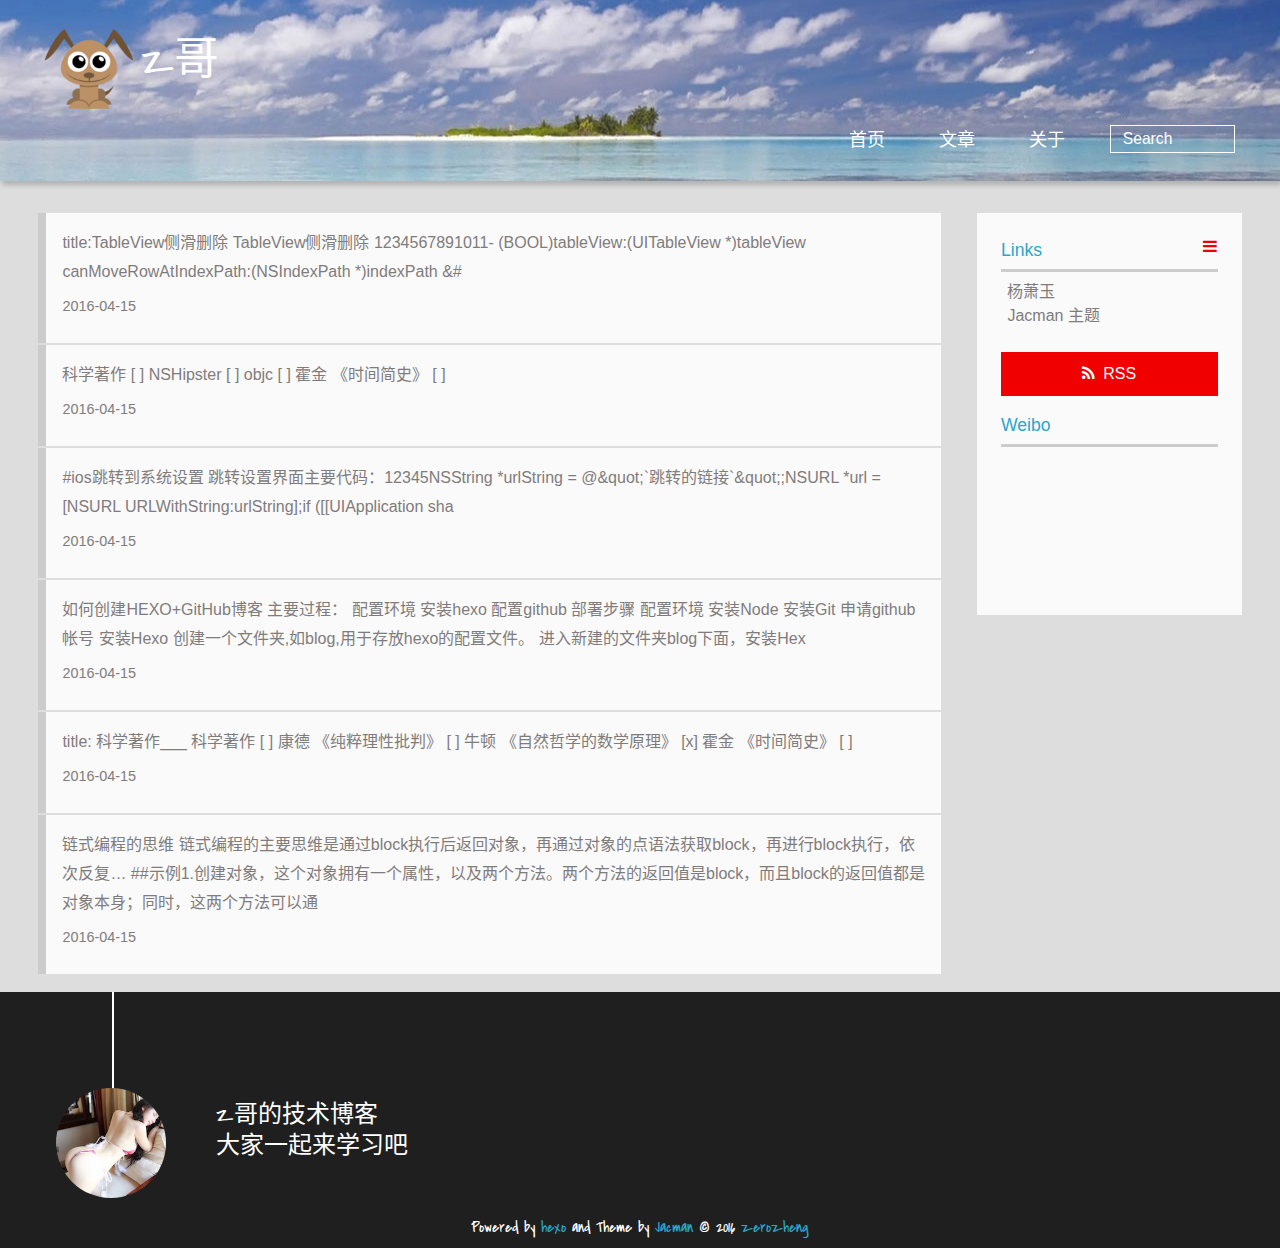
<file: index.html>
<!DOCTYPE HTML>
<html lang="zh-cn">
<head>
  <meta charset="UTF-8">
  
    <title>Z哥</title>
    <meta name="viewport" content="width=device-width, initial-scale=1,user-scalable=no">
    
    <meta name="author" content="zerozheng">
    

    
    <meta name="description" content="深耕iOS">
<meta property="og:type" content="website">
<meta property="og:title" content="Z哥">
<meta property="og:url" content="http://yoursite.com/index.html">
<meta property="og:site_name" content="Z哥">
<meta property="og:description" content="深耕iOS">
<meta name="twitter:card" content="summary">
<meta name="twitter:title" content="Z哥">
<meta name="twitter:description" content="深耕iOS">

    
    <link rel="alternative" href="/atom.xml" title="Z哥" type="application/atom+xml">
    
    
    <link rel="icon" href="/img/favicon.ico">
    
    
    <link rel="apple-touch-icon" href="/img/smallDog.jpg">
    <link rel="apple-touch-icon-precomposed" href="/img/smallDog.jpg">
    
    <link rel="stylesheet" href="/css/style.css">
</head>

  <body>
    <header>
      
<div>
		
			<div id="imglogo">
				<a href="/"><img src="/img/logo.png" alt="Z哥" title="Z哥"/></a>
			</div>
			
			<div id="textlogo">
				<h1 class="site-name"><a href="/" title="Z哥">Z哥</a></h1>
				<h2 class="blog-motto"></h2>
			</div>
			<div class="navbar"><a class="navbutton navmobile" href="#" title="Menu">
			</a></div>
			<nav class="animated">
				<ul>
					<ul>
					 
						<li><a href="/">首页</a></li>
					
						<li><a href="/archives">文章</a></li>
					
						<li><a href="/about">关于</a></li>
					
					<li>
 					
					<form class="search" action="//google.com/search" method="get" accept-charset="utf-8">
						<label>Search</label>
						<input type="search" id="search" name="q" autocomplete="off" maxlength="20" placeholder="Search" />
						<input type="hidden" name="q" value="site:yoursite.com">
					</form>
					
					</li>
				</ul>
			</nav>			
</div>
    </header>
    <div id="container">
      <div id="main">

  
<section class="post" itemscope itemprop="blogitem">
  
    <a href="/2016/04/15/TableView侧滑删除/" title="" itemprop="url">
  
    <h1 itemprop="name"></h1>
    
     
           <p itemprop="description" >title:TableView侧滑删除

TableView侧滑删除
1234567891011- (BOOL)tableView:(UITableView *)tableView canMoveRowAtIndexPath:(NSIndexPath *)indexPath &amp;#</p>
        
    
    <time datetime="2016-04-15T05:13:39.000Z" itemprop="datePublished">2016-04-15</time>
  </a>
</section>






  
<section class="post" itemscope itemprop="blogitem">
  
    <a href="/2016/04/15/ios知名网站/" title="" itemprop="url">
  
    <h1 itemprop="name"></h1>
    
     
           <p itemprop="description" >科学著作

[ ] NSHipster
[ ] objc
[ ] 霍金 《时间简史》
[ ]</p>
        
    
    <time datetime="2016-04-15T05:13:39.000Z" itemprop="datePublished">2016-04-15</time>
  </a>
</section>






  
<section class="post" itemscope itemprop="blogitem">
  
    <a href="/2016/04/15/ios跳转到系统设置/" title="" itemprop="url">
  
    <h1 itemprop="name"></h1>
    
     
           <p itemprop="description" >#ios跳转到系统设置

跳转设置界面主要代码：12345NSString *urlString = @&amp;quot;`跳转的链接`&amp;quot;;NSURL *url = [NSURL URLWithString:urlString];if ([[UIApplication sha</p>
        
    
    <time datetime="2016-04-15T05:13:39.000Z" itemprop="datePublished">2016-04-15</time>
  </a>
</section>






  
<section class="post" itemscope itemprop="blogitem">
  
    <a href="/2016/04/15/如何创建HEXO+GitHub博客/" title="" itemprop="url">
  
    <h1 itemprop="name"></h1>
    
     
           <p itemprop="description" >如何创建HEXO+GitHub博客
主要过程：


配置环境
安装hexo
配置github
部署步骤


配置环境
安装Node
安装Git
申请github帐号

安装Hexo
创建一个文件夹,如blog,用于存放hexo的配置文件。
进入新建的文件夹blog下面，安装Hex</p>
        
    
    <time datetime="2016-04-15T05:13:39.000Z" itemprop="datePublished">2016-04-15</time>
  </a>
</section>






  
<section class="post" itemscope itemprop="blogitem">
  
    <a href="/2016/04/15/科学著作/" title="" itemprop="url">
  
    <h1 itemprop="name"></h1>
    
     
           <p itemprop="description" >title: 科学著作___
科学著作

[ ] 康德 《纯粹理性批判》
[ ] 牛顿 《自然哲学的数学原理》
[x] 霍金 《时间简史》
[ ]</p>
        
    
    <time datetime="2016-04-15T05:13:39.000Z" itemprop="datePublished">2016-04-15</time>
  </a>
</section>






  
<section class="post" itemscope itemprop="blogitem">
  
    <a href="/2016/04/15/链式编程的思维/" title="" itemprop="url">
  
    <h1 itemprop="name"></h1>
    
     
           <p itemprop="description" >链式编程的思维
链式编程的主要思维是通过block执行后返回对象，再通过对象的点语法获取block，再进行block执行，依次反复…
##示例1.创建对象，这个对象拥有一个属性，以及两个方法。两个方法的返回值是block，而且block的返回值都是对象本身；同时，这两个方法可以通</p>
        
    
    <time datetime="2016-04-15T05:13:39.000Z" itemprop="datePublished">2016-04-15</time>
  </a>
</section>







</div>
      <div class="openaside"><a class="navbutton" href="#" title="Show Sidebar"></a></div>

<div id="asidepart">
<div class="closeaside"><a class="closebutton" href="#" title="Hide Sidebar"></a></div>
<aside class="clearfix">

  


  

  

  <div class="linkslist">
  <p class="asidetitle">Links</p>
    <ul>
        
          <li>
            
            	<a href="http://yulingtianxia.com" target="_blank" title="杨萧玉">杨萧玉</a>
            
          </li>
        
          <li>
            
            	<a href="http://wuchong.me/blog/2014/11/20/how-to-use-jacman/" target="_blank" title="Jacman 主题">Jacman 主题</a>
            
          </li>
        
    </ul>
</div>

  


  <div class="rsspart">
	<a href="/atom.xml" target="_blank" title="rss">RSS</a>
</div>

  <div class="weiboshow">
  <p class="asidetitle">Weibo</p>
    <iframe width="100%" height="119" class="share_self"  frameborder="0" scrolling="no" src="http://widget.weibo.com/weiboshow/index.php?language=&width=0&height=119&fansRow=2&ptype=1&speed=0&skin=9&isTitle=1&noborder=1&isWeibo=0&isFans=0&uid=null&verifier=&dpc=1"></iframe>
</div>


</aside>
</div>
    </div>
    <footer><div id="footer" >
	
	<div class="line">
		<span></span>
		<div class="author"></div>
	</div>
	
	
	<section class="info">
		<p> Z哥的技术博客 <br/>
			大家一起来学习吧</p>
	</section>
	 
	<div class="social-font" class="clearfix">
		
		
		
		
		
		
		
		
		
		
	</div>
			
		

		<p class="copyright">
		Powered by <a href="http://hexo.io" target="_blank" title="hexo">hexo</a> and Theme by <a href="https://github.com/wuchong/jacman" target="_blank" title="Jacman">Jacman</a> © 2016 
		
		<a href="/about" target="_blank" title="zerozheng">zerozheng</a>
		
		
		</p>
</div>
</footer>
    <script src="/js/jquery-2.0.3.min.js"></script>
<script src="/js/jquery.imagesloaded.min.js"></script>
<script src="/js/gallery.js"></script>
<script src="/js/jquery.qrcode-0.12.0.min.js"></script>

<script type="text/javascript">
$(document).ready(function(){ 
  $('.navbar').click(function(){
    $('header nav').toggleClass('shownav');
  });
  var myWidth = 0;
  function getSize(){
    if( typeof( window.innerWidth ) == 'number' ) {
      myWidth = window.innerWidth;
    } else if( document.documentElement && document.documentElement.clientWidth) {
      myWidth = document.documentElement.clientWidth;
    };
  };
  var m = $('#main'),
      a = $('#asidepart'),
      c = $('.closeaside'),
      o = $('.openaside');
  c.click(function(){
    a.addClass('fadeOut').css('display', 'none');
    o.css('display', 'block').addClass('fadeIn');
    m.addClass('moveMain');
  });
  o.click(function(){
    o.css('display', 'none').removeClass('beforeFadeIn');
    a.css('display', 'block').removeClass('fadeOut').addClass('fadeIn');      
    m.removeClass('moveMain');
  });
  $(window).scroll(function(){
    o.css("top",Math.max(80,260-$(this).scrollTop()));
  });
  
  $(window).resize(function(){
    getSize(); 
    if (myWidth >= 1024) {
      $('header nav').removeClass('shownav');
    }else{
      m.removeClass('moveMain');
      a.css('display', 'block').removeClass('fadeOut');
      o.css('display', 'none');
        
    }
  });
});
</script>










<link rel="stylesheet" href="/fancybox/jquery.fancybox.css" media="screen" type="text/css">
<script src="/fancybox/jquery.fancybox.pack.js"></script>
<script type="text/javascript">
$(document).ready(function(){ 
  $('.article-content').each(function(i){
    $(this).find('img').each(function(){
      if ($(this).parent().hasClass('fancybox')) return;
      var alt = this.alt;
      if (alt) $(this).after('<span class="caption">' + alt + '</span>');
      $(this).wrap('<a href="' + this.src + '" title="' + alt + '" class="fancybox"></a>');
    });
    $(this).find('.fancybox').each(function(){
      $(this).attr('rel', 'article' + i);
    });
  });
  if($.fancybox){
    $('.fancybox').fancybox();
  }
}); 
</script>



<!-- Analytics Begin -->



<script>
var _hmt = _hmt || [];
(function() {
  var hm = document.createElement("script");
  hm.src = "//hm.baidu.com/hm.js?e6d1f421bbc9962127a50488f9ed37d1";
  var s = document.getElementsByTagName("script")[0]; 
  s.parentNode.insertBefore(hm, s);
})();
</script>



<!-- Analytics End -->

<!-- Totop Begin -->

	<div id="totop">
	<a title="Back to Top"><img src="/img/scrollup.png"/></a>
	</div>
	<script src="/js/totop.js"></script>

<!-- Totop End -->

<!-- MathJax Begin -->
<!-- mathjax config similar to math.stackexchange -->


<!-- MathJax End -->

<!-- Tiny_search Begin -->

<!-- Tiny_search End -->

  </body>
 </html>
</file>
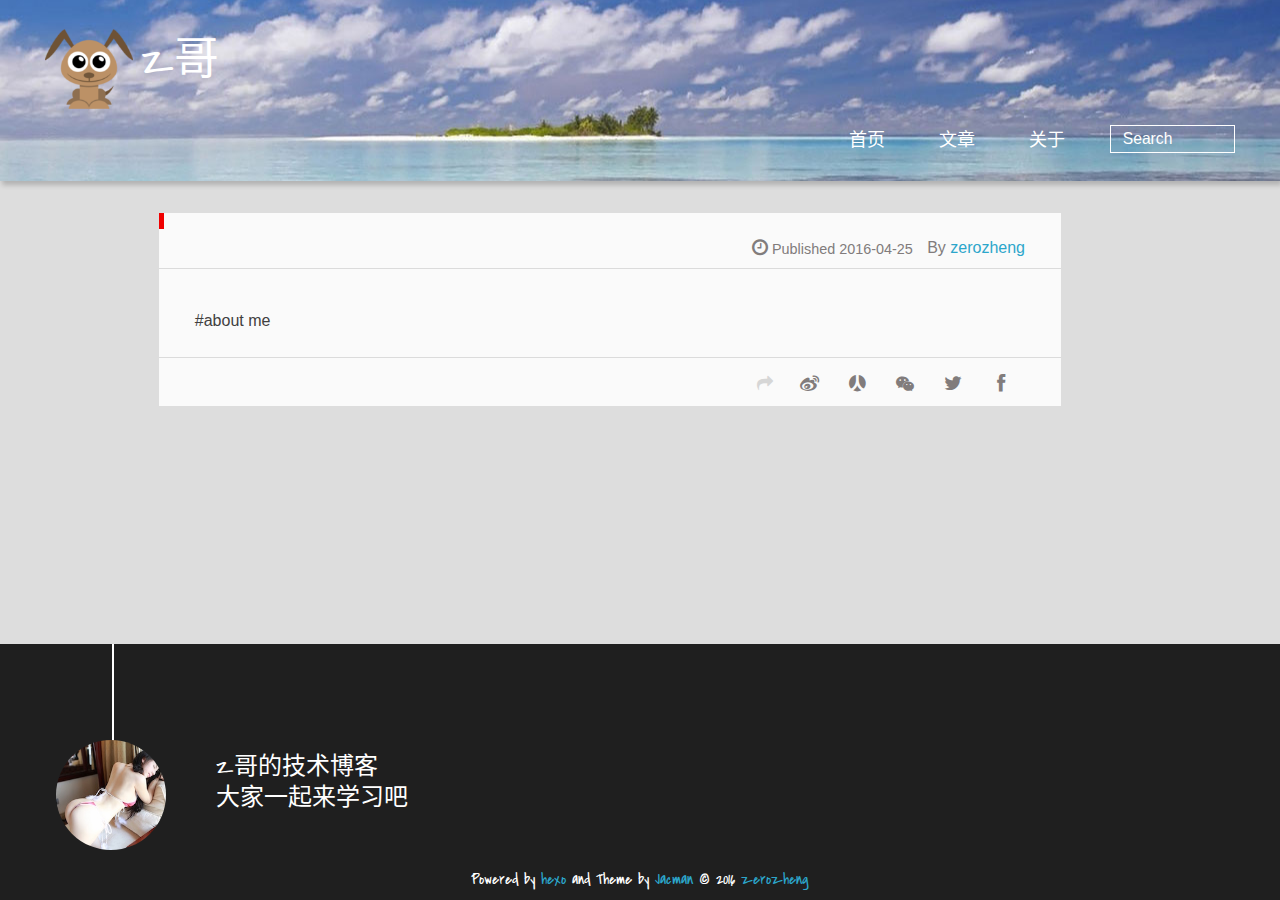
<file: about/index.html>
<!DOCTYPE HTML>
<html lang="zh-cn">
<head>
  <meta charset="UTF-8">
  
    <title>Z哥</title>
    <meta name="viewport" content="width=device-width, initial-scale=1,user-scalable=no">
    
    <meta name="author" content="zerozheng">
    

    
    <meta name="description" content="#about me">
<meta property="og:type" content="website">
<meta property="og:title" content="Z哥">
<meta property="og:url" content="http://yoursite.com/about/index.html">
<meta property="og:site_name" content="Z哥">
<meta property="og:description" content="#about me">
<meta property="og:updated_time" content="2016-04-25T05:28:55.000Z">
<meta name="twitter:card" content="summary">
<meta name="twitter:title" content="Z哥">
<meta name="twitter:description" content="#about me">

    
    <link rel="alternative" href="/atom.xml" title="Z哥" type="application/atom+xml">
    
    
    <link rel="icon" href="/img/favicon.ico">
    
    
    <link rel="apple-touch-icon" href="/img/smallDog.jpg">
    <link rel="apple-touch-icon-precomposed" href="/img/smallDog.jpg">
    
    <link rel="stylesheet" href="/css/style.css">
</head>

      <body>
        <header>
          
<div>
		
			<div id="imglogo">
				<a href="/"><img src="/img/logo.png" alt="Z哥" title="Z哥"/></a>
			</div>
			
			<div id="textlogo">
				<h1 class="site-name"><a href="/" title="Z哥">Z哥</a></h1>
				<h2 class="blog-motto"></h2>
			</div>
			<div class="navbar"><a class="navbutton navmobile" href="#" title="Menu">
			</a></div>
			<nav class="animated">
				<ul>
					<ul>
					 
						<li><a href="/">首页</a></li>
					
						<li><a href="/archives">文章</a></li>
					
						<li><a href="/about">关于</a></li>
					
					<li>
 					
					<form class="search" action="//google.com/search" method="get" accept-charset="utf-8">
						<label>Search</label>
						<input type="search" id="search" name="q" autocomplete="off" maxlength="20" placeholder="Search" />
						<input type="hidden" name="q" value="site:yoursite.com">
					</form>
					
					</li>
				</ul>
			</nav>			
</div>
        </header>
        <div id="container">
          <div id="main" class="page" itemscope itemprop="blogPost">
  
	<article itemprop="articleBody"> 
		<header class="article-info clearfix">
  <h1 itemprop="name">
    
      <a href="/about/index.html" title="" itemprop="url"></a>
  </h1>
  <p class="article-author">By
       
		<a href="/about" title="zerozheng" target="_blank" itemprop="author">zerozheng</a>
		
  <p class="article-time">
    <time datetime="2016-04-25T05:28:55.000Z" itemprop="datePublished"> Published 2016-04-25</time>
    
  </p>
</header>
	<div class="article-content">
		
		<p>#about me</p>
  
	</div>
		<footer class="article-footer clearfix">
<div class="article-catetags">


</div>



	<div class="article-share" id="share">
	
	  <div data-url="http://yoursite.com/about/index.html" data-title="Z哥" data-tsina="null" class="share clearfix">
	  </div>
	
	</div>


</footer>

   	       
	</article>
	
	

</div>  
        </div>
        <footer><div id="footer" >
	
	<div class="line">
		<span></span>
		<div class="author"></div>
	</div>
	
	
	<section class="info">
		<p> Z哥的技术博客 <br/>
			大家一起来学习吧</p>
	</section>
	 
	<div class="social-font" class="clearfix">
		
		
		
		
		
		
		
		
		
		
	</div>
			
		

		<p class="copyright">
		Powered by <a href="http://hexo.io" target="_blank" title="hexo">hexo</a> and Theme by <a href="https://github.com/wuchong/jacman" target="_blank" title="Jacman">Jacman</a> © 2016 
		
		<a href="/about" target="_blank" title="zerozheng">zerozheng</a>
		
		
		</p>
</div>
</footer>
        <script src="/js/jquery-2.0.3.min.js"></script>
<script src="/js/jquery.imagesloaded.min.js"></script>
<script src="/js/gallery.js"></script>
<script src="/js/jquery.qrcode-0.12.0.min.js"></script>

<script type="text/javascript">
$(document).ready(function(){ 
  $('.navbar').click(function(){
    $('header nav').toggleClass('shownav');
  });
  var myWidth = 0;
  function getSize(){
    if( typeof( window.innerWidth ) == 'number' ) {
      myWidth = window.innerWidth;
    } else if( document.documentElement && document.documentElement.clientWidth) {
      myWidth = document.documentElement.clientWidth;
    };
  };
  var m = $('#main'),
      a = $('#asidepart'),
      c = $('.closeaside'),
      o = $('.openaside');
  c.click(function(){
    a.addClass('fadeOut').css('display', 'none');
    o.css('display', 'block').addClass('fadeIn');
    m.addClass('moveMain');
  });
  o.click(function(){
    o.css('display', 'none').removeClass('beforeFadeIn');
    a.css('display', 'block').removeClass('fadeOut').addClass('fadeIn');      
    m.removeClass('moveMain');
  });
  $(window).scroll(function(){
    o.css("top",Math.max(80,260-$(this).scrollTop()));
  });
  
  $(window).resize(function(){
    getSize(); 
    if (myWidth >= 1024) {
      $('header nav').removeClass('shownav');
    }else{
      m.removeClass('moveMain');
      a.css('display', 'block').removeClass('fadeOut');
      o.css('display', 'none');
        
    }
  });
});
</script>


<script type="text/javascript">
$(document).ready(function(){ 
  var $this = $('.share'),
      url = $this.attr('data-url'),
      encodedUrl = encodeURIComponent(url),
      title = $this.attr('data-title'),
      tsina = $this.attr('data-tsina'),
      description = $this.attr('description');
  var html = [
  '<div class="hoverqrcode clearfix"></div>',
  '<a class="overlay" id="qrcode"></a>',
  '<a href="https://www.facebook.com/sharer.php?u=' + encodedUrl + '" class="article-share-facebook" target="_blank" title="Facebook"></a>',
  '<a href="https://twitter.com/intent/tweet?url=' + encodedUrl + '" class="article-share-twitter" target="_blank" title="Twitter"></a>',
  '<a href="#qrcode" class="article-share-qrcode" title="微信"></a>',
  '<a href="http://widget.renren.com/dialog/share?resourceUrl=' + encodedUrl + '&srcUrl=' + encodedUrl + '&title=' + title +'" class="article-share-renren" target="_blank" title="人人"></a>',
  '<a href="http://service.weibo.com/share/share.php?title='+title+'&url='+encodedUrl +'&ralateUid='+ tsina +'&searchPic=true&style=number' +'" class="article-share-weibo" target="_blank" title="微博"></a>',
  '<span title="Share to"></span>'
  ].join('');
  $this.append(html);

  $('.hoverqrcode').hide();

  var myWidth = 0;
  function updatehoverqrcode(){
    if( typeof( window.innerWidth ) == 'number' ) {
      myWidth = window.innerWidth;
    } else if( document.documentElement && document.documentElement.clientWidth) {
      myWidth = document.documentElement.clientWidth;
    };
    var qrsize = myWidth > 1024 ? 200:100;
    var options = {render: 'image', size: qrsize, fill: '#2ca6cb', text: url, radius: 0.5, quiet: 1};
    var p = $('.article-share-qrcode').position();
    $('.hoverqrcode').empty().css('width', qrsize).css('height', qrsize)
                          .css('left', p.left-qrsize/2+20).css('top', p.top-qrsize-10)
                          .qrcode(options);
  };
  $(window).resize(function(){
    $('.hoverqrcode').hide();
  });
  $('.article-share-qrcode').click(function(){
    updatehoverqrcode();
    $('.hoverqrcode').toggle();
  });
  $('.article-share-qrcode').hover(function(){}, function(){
      $('.hoverqrcode').hide();
  });
});   
</script>









<link rel="stylesheet" href="/fancybox/jquery.fancybox.css" media="screen" type="text/css">
<script src="/fancybox/jquery.fancybox.pack.js"></script>
<script type="text/javascript">
$(document).ready(function(){ 
  $('.article-content').each(function(i){
    $(this).find('img').each(function(){
      if ($(this).parent().hasClass('fancybox')) return;
      var alt = this.alt;
      if (alt) $(this).after('<span class="caption">' + alt + '</span>');
      $(this).wrap('<a href="' + this.src + '" title="' + alt + '" class="fancybox"></a>');
    });
    $(this).find('.fancybox').each(function(){
      $(this).attr('rel', 'article' + i);
    });
  });
  if($.fancybox){
    $('.fancybox').fancybox();
  }
}); 
</script>



<!-- Analytics Begin -->



<script>
var _hmt = _hmt || [];
(function() {
  var hm = document.createElement("script");
  hm.src = "//hm.baidu.com/hm.js?e6d1f421bbc9962127a50488f9ed37d1";
  var s = document.getElementsByTagName("script")[0]; 
  s.parentNode.insertBefore(hm, s);
})();
</script>



<!-- Analytics End -->

<!-- Totop Begin -->

	<div id="totop">
	<a title="Back to Top"><img src="/img/scrollup.png"/></a>
	</div>
	<script src="/js/totop.js"></script>

<!-- Totop End -->

<!-- MathJax Begin -->
<!-- mathjax config similar to math.stackexchange -->


<!-- MathJax End -->

<!-- Tiny_search Begin -->

<!-- Tiny_search End -->

      </body>
     </html>
</file>
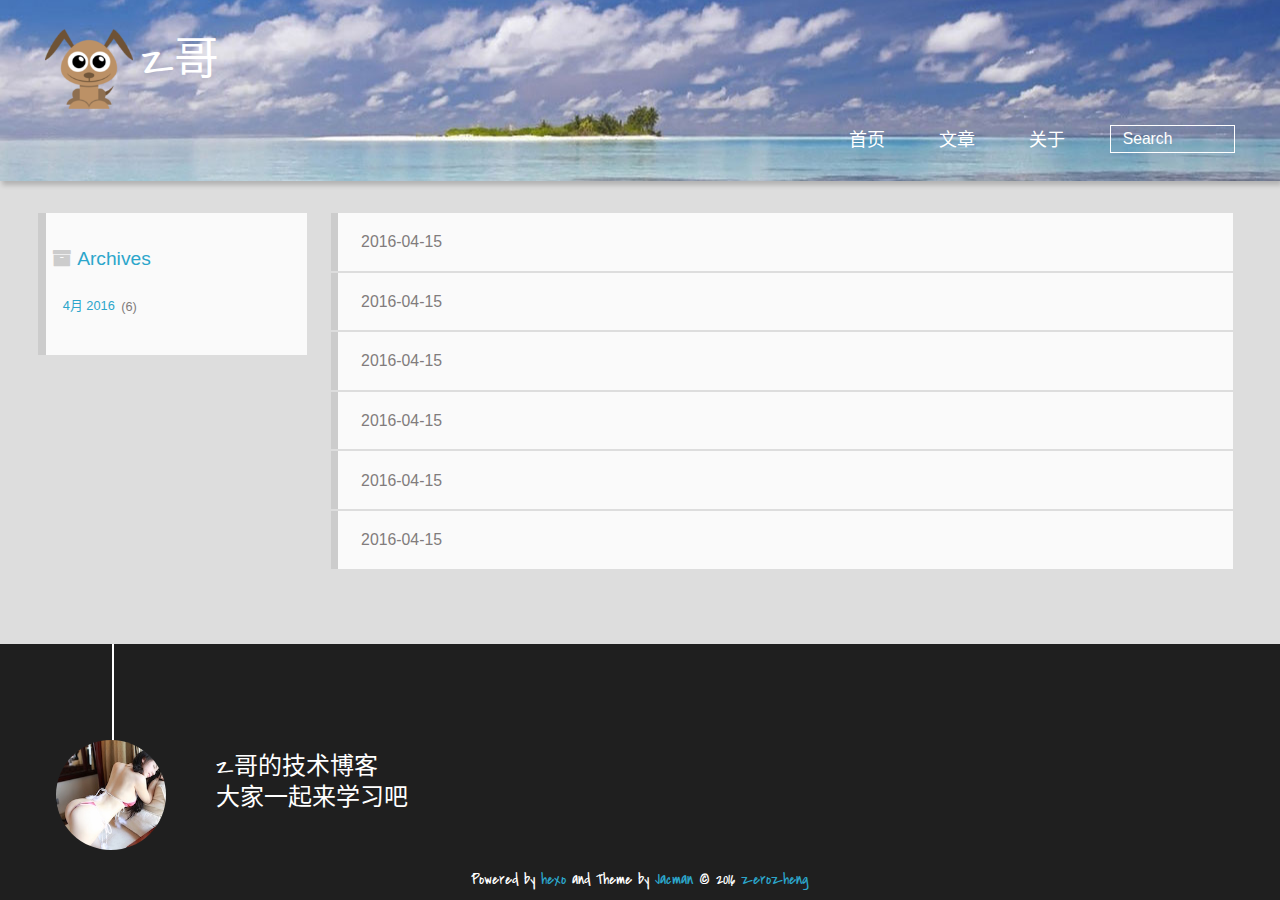
<file: archives/index.html>
<!DOCTYPE HTML>
<html lang="zh-cn">
<head>
  <meta charset="UTF-8">
  
    <title>Archives | Z哥</title>
    <meta name="viewport" content="width=device-width, initial-scale=1,user-scalable=no">
    
    <meta name="author" content="zerozheng">
    

    
    <meta name="description" content="深耕iOS">
<meta property="og:type" content="website">
<meta property="og:title" content="Z哥">
<meta property="og:url" content="http://yoursite.com/archives/index.html">
<meta property="og:site_name" content="Z哥">
<meta property="og:description" content="深耕iOS">
<meta name="twitter:card" content="summary">
<meta name="twitter:title" content="Z哥">
<meta name="twitter:description" content="深耕iOS">

    
    <link rel="alternative" href="/atom.xml" title="Z哥" type="application/atom+xml">
    
    
    <link rel="icon" href="/img/favicon.ico">
    
    
    <link rel="apple-touch-icon" href="/img/smallDog.jpg">
    <link rel="apple-touch-icon-precomposed" href="/img/smallDog.jpg">
    
    <link rel="stylesheet" href="/css/style.css">
</head>

    <body>
      <header>
        
<div>
		
			<div id="imglogo">
				<a href="/"><img src="/img/logo.png" alt="Z哥" title="Z哥"/></a>
			</div>
			
			<div id="textlogo">
				<h1 class="site-name"><a href="/" title="Z哥">Z哥</a></h1>
				<h2 class="blog-motto"></h2>
			</div>
			<div class="navbar"><a class="navbutton navmobile" href="#" title="Menu">
			</a></div>
			<nav class="animated">
				<ul>
					<ul>
					 
						<li><a href="/">首页</a></li>
					
						<li><a href="/archives">文章</a></li>
					
						<li><a href="/about">关于</a></li>
					
					<li>
 					
					<form class="search" action="//google.com/search" method="get" accept-charset="utf-8">
						<label>Search</label>
						<input type="search" id="search" name="q" autocomplete="off" maxlength="20" placeholder="Search" />
						<input type="hidden" name="q" value="site:yoursite.com">
					</form>
					
					</li>
				</ul>
			</nav>			
</div>
      </header>
      <div id="container">
        

<div class="archive-title" >
  <h2 class="archive-icon">Archives</h2>
  
  <div class="archiveslist archive-float clearfix">
   <ul class="archive-list"><li class="archive-list-item"><a class="archive-list-link" href="/archives/2016/04/">4月 2016</a><span class="archive-list-count">6</span></li></ul>
 </div>
  
</div>
<div id="main" class="archive-part clearfix">
  <div id="archive-page">

  <section class="post" itemscope itemprop="blogPost">
  
    <a href="/2016/04/15/TableView侧滑删除/" title="" itemprop="url">
  

    <time datetime="2016-04-15T05:13:39.000Z" itemprop="datePublished">2016-04-15</time>


    <h1 itemprop="name">&nbsp;</h1>

  </a>
</section>

  <section class="post" itemscope itemprop="blogPost">
  
    <a href="/2016/04/15/ios知名网站/" title="" itemprop="url">
  

    <time datetime="2016-04-15T05:13:39.000Z" itemprop="datePublished">2016-04-15</time>


    <h1 itemprop="name">&nbsp;</h1>

  </a>
</section>

  <section class="post" itemscope itemprop="blogPost">
  
    <a href="/2016/04/15/ios跳转到系统设置/" title="" itemprop="url">
  

    <time datetime="2016-04-15T05:13:39.000Z" itemprop="datePublished">2016-04-15</time>


    <h1 itemprop="name">&nbsp;</h1>

  </a>
</section>

  <section class="post" itemscope itemprop="blogPost">
  
    <a href="/2016/04/15/如何创建HEXO+GitHub博客/" title="" itemprop="url">
  

    <time datetime="2016-04-15T05:13:39.000Z" itemprop="datePublished">2016-04-15</time>


    <h1 itemprop="name">&nbsp;</h1>

  </a>
</section>

  <section class="post" itemscope itemprop="blogPost">
  
    <a href="/2016/04/15/科学著作/" title="" itemprop="url">
  

    <time datetime="2016-04-15T05:13:39.000Z" itemprop="datePublished">2016-04-15</time>


    <h1 itemprop="name">&nbsp;</h1>

  </a>
</section>

  <section class="post" itemscope itemprop="blogPost">
  
    <a href="/2016/04/15/链式编程的思维/" title="" itemprop="url">
  

    <time datetime="2016-04-15T05:13:39.000Z" itemprop="datePublished">2016-04-15</time>


    <h1 itemprop="name">&nbsp;</h1>

  </a>
</section>


  </div>
</div>

      </div>
      <footer><div id="footer" >
	
	<div class="line">
		<span></span>
		<div class="author"></div>
	</div>
	
	
	<section class="info">
		<p> Z哥的技术博客 <br/>
			大家一起来学习吧</p>
	</section>
	 
	<div class="social-font" class="clearfix">
		
		
		
		
		
		
		
		
		
		
	</div>
			
		

		<p class="copyright">
		Powered by <a href="http://hexo.io" target="_blank" title="hexo">hexo</a> and Theme by <a href="https://github.com/wuchong/jacman" target="_blank" title="Jacman">Jacman</a> © 2016 
		
		<a href="/about" target="_blank" title="zerozheng">zerozheng</a>
		
		
		</p>
</div>
</footer>
      <script src="/js/jquery-2.0.3.min.js"></script>
<script src="/js/jquery.imagesloaded.min.js"></script>
<script src="/js/gallery.js"></script>
<script src="/js/jquery.qrcode-0.12.0.min.js"></script>

<script type="text/javascript">
$(document).ready(function(){ 
  $('.navbar').click(function(){
    $('header nav').toggleClass('shownav');
  });
  var myWidth = 0;
  function getSize(){
    if( typeof( window.innerWidth ) == 'number' ) {
      myWidth = window.innerWidth;
    } else if( document.documentElement && document.documentElement.clientWidth) {
      myWidth = document.documentElement.clientWidth;
    };
  };
  var m = $('#main'),
      a = $('#asidepart'),
      c = $('.closeaside'),
      o = $('.openaside');
  c.click(function(){
    a.addClass('fadeOut').css('display', 'none');
    o.css('display', 'block').addClass('fadeIn');
    m.addClass('moveMain');
  });
  o.click(function(){
    o.css('display', 'none').removeClass('beforeFadeIn');
    a.css('display', 'block').removeClass('fadeOut').addClass('fadeIn');      
    m.removeClass('moveMain');
  });
  $(window).scroll(function(){
    o.css("top",Math.max(80,260-$(this).scrollTop()));
  });
  
  $(window).resize(function(){
    getSize(); 
    if (myWidth >= 1024) {
      $('header nav').removeClass('shownav');
    }else{
      m.removeClass('moveMain');
      a.css('display', 'block').removeClass('fadeOut');
      o.css('display', 'none');
        
    }
  });
});
</script>










<link rel="stylesheet" href="/fancybox/jquery.fancybox.css" media="screen" type="text/css">
<script src="/fancybox/jquery.fancybox.pack.js"></script>
<script type="text/javascript">
$(document).ready(function(){ 
  $('.article-content').each(function(i){
    $(this).find('img').each(function(){
      if ($(this).parent().hasClass('fancybox')) return;
      var alt = this.alt;
      if (alt) $(this).after('<span class="caption">' + alt + '</span>');
      $(this).wrap('<a href="' + this.src + '" title="' + alt + '" class="fancybox"></a>');
    });
    $(this).find('.fancybox').each(function(){
      $(this).attr('rel', 'article' + i);
    });
  });
  if($.fancybox){
    $('.fancybox').fancybox();
  }
}); 
</script>



<!-- Analytics Begin -->



<script>
var _hmt = _hmt || [];
(function() {
  var hm = document.createElement("script");
  hm.src = "//hm.baidu.com/hm.js?e6d1f421bbc9962127a50488f9ed37d1";
  var s = document.getElementsByTagName("script")[0]; 
  s.parentNode.insertBefore(hm, s);
})();
</script>



<!-- Analytics End -->

<!-- Totop Begin -->

	<div id="totop">
	<a title="Back to Top"><img src="/img/scrollup.png"/></a>
	</div>
	<script src="/js/totop.js"></script>

<!-- Totop End -->

<!-- MathJax Begin -->
<!-- mathjax config similar to math.stackexchange -->


<!-- MathJax End -->

<!-- Tiny_search Begin -->

<!-- Tiny_search End -->

    </body>
   </html>
</file>
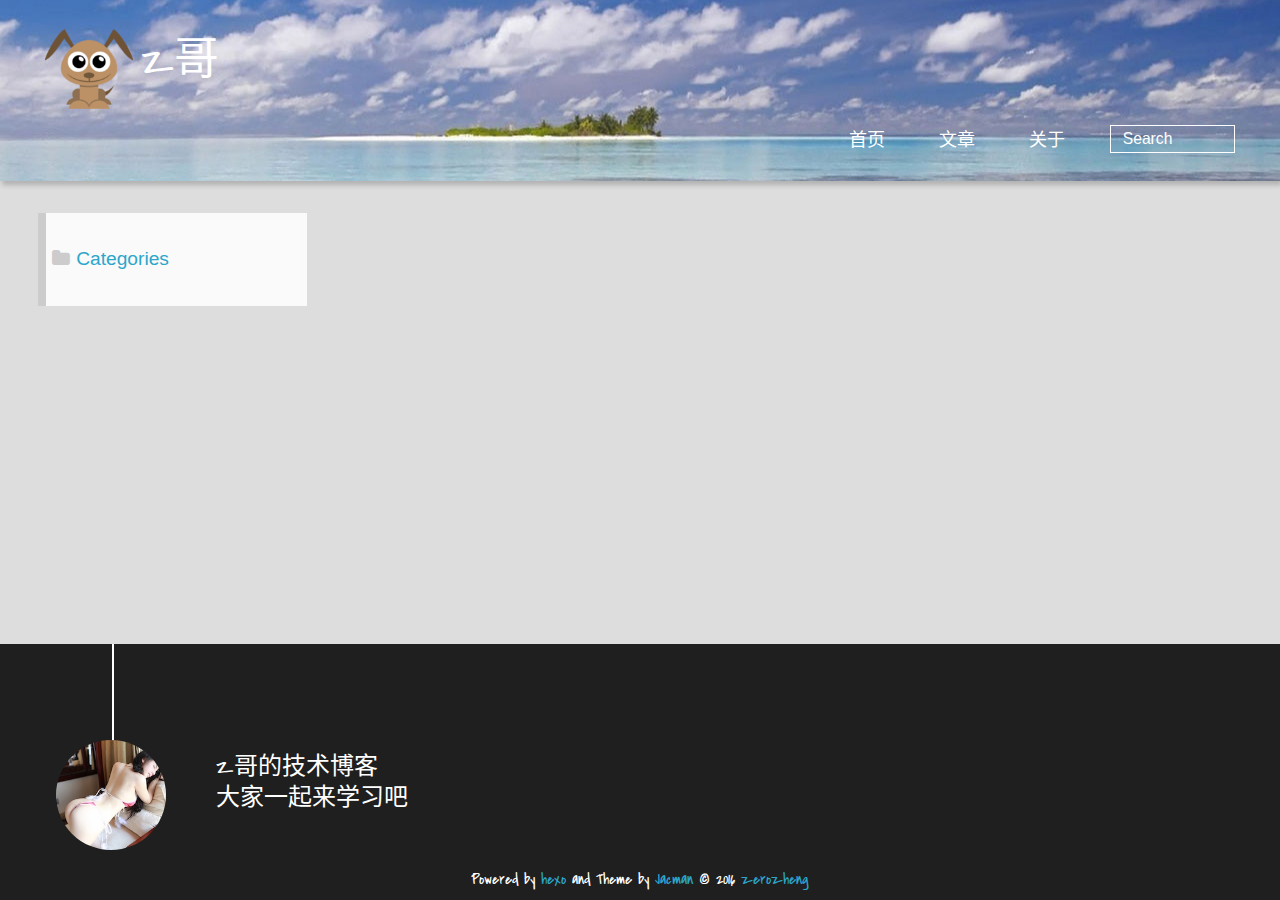
<file: categories/index.html>
<!DOCTYPE HTML>
<html lang="zh-cn">
<head>
  <meta charset="UTF-8">
  
    <title>categories | Z哥</title>
    <meta name="viewport" content="width=device-width, initial-scale=1,user-scalable=no">
    
    <meta name="author" content="zerozheng">
    

    
    <meta name="description" content="深耕iOS">
<meta property="og:type" content="website">
<meta property="og:title" content="categories">
<meta property="og:url" content="http://yoursite.com/categories/index.html">
<meta property="og:site_name" content="Z哥">
<meta property="og:description" content="深耕iOS">
<meta property="og:updated_time" content="2016-04-25T04:26:59.000Z">
<meta name="twitter:card" content="summary">
<meta name="twitter:title" content="categories">
<meta name="twitter:description" content="深耕iOS">

    
    <link rel="alternative" href="/atom.xml" title="Z哥" type="application/atom+xml">
    
    
    <link rel="icon" href="/img/favicon.ico">
    
    
    <link rel="apple-touch-icon" href="/img/smallDog.jpg">
    <link rel="apple-touch-icon-precomposed" href="/img/smallDog.jpg">
    
    <link rel="stylesheet" href="/css/style.css">
</head>

    <body>
      <header>
        
<div>
		
			<div id="imglogo">
				<a href="/"><img src="/img/logo.png" alt="Z哥" title="Z哥"/></a>
			</div>
			
			<div id="textlogo">
				<h1 class="site-name"><a href="/" title="Z哥">Z哥</a></h1>
				<h2 class="blog-motto"></h2>
			</div>
			<div class="navbar"><a class="navbutton navmobile" href="#" title="Menu">
			</a></div>
			<nav class="animated">
				<ul>
					<ul>
					 
						<li><a href="/">首页</a></li>
					
						<li><a href="/archives">文章</a></li>
					
						<li><a href="/about">关于</a></li>
					
					<li>
 					
					<form class="search" action="//google.com/search" method="get" accept-charset="utf-8">
						<label>Search</label>
						<input type="search" id="search" name="q" autocomplete="off" maxlength="20" placeholder="Search" />
						<input type="hidden" name="q" value="site:yoursite.com">
					</form>
					
					</li>
				</ul>
			</nav>			
</div>
      </header>
      <div id="container">
          
<div class="archive-title" >
<h2 class="category-icon">Categories</h2>

</div>
<div id="main" class="archive-part">
<div class="all-list-box"></div>
</div>


      </div>
      <footer><div id="footer" >
	
	<div class="line">
		<span></span>
		<div class="author"></div>
	</div>
	
	
	<section class="info">
		<p> Z哥的技术博客 <br/>
			大家一起来学习吧</p>
	</section>
	 
	<div class="social-font" class="clearfix">
		
		
		
		
		
		
		
		
		
		
	</div>
			
		

		<p class="copyright">
		Powered by <a href="http://hexo.io" target="_blank" title="hexo">hexo</a> and Theme by <a href="https://github.com/wuchong/jacman" target="_blank" title="Jacman">Jacman</a> © 2016 
		
		<a href="/about" target="_blank" title="zerozheng">zerozheng</a>
		
		
		</p>
</div>
</footer>
      <script src="/js/jquery-2.0.3.min.js"></script>
<script src="/js/jquery.imagesloaded.min.js"></script>
<script src="/js/gallery.js"></script>
<script src="/js/jquery.qrcode-0.12.0.min.js"></script>

<script type="text/javascript">
$(document).ready(function(){ 
  $('.navbar').click(function(){
    $('header nav').toggleClass('shownav');
  });
  var myWidth = 0;
  function getSize(){
    if( typeof( window.innerWidth ) == 'number' ) {
      myWidth = window.innerWidth;
    } else if( document.documentElement && document.documentElement.clientWidth) {
      myWidth = document.documentElement.clientWidth;
    };
  };
  var m = $('#main'),
      a = $('#asidepart'),
      c = $('.closeaside'),
      o = $('.openaside');
  c.click(function(){
    a.addClass('fadeOut').css('display', 'none');
    o.css('display', 'block').addClass('fadeIn');
    m.addClass('moveMain');
  });
  o.click(function(){
    o.css('display', 'none').removeClass('beforeFadeIn');
    a.css('display', 'block').removeClass('fadeOut').addClass('fadeIn');      
    m.removeClass('moveMain');
  });
  $(window).scroll(function(){
    o.css("top",Math.max(80,260-$(this).scrollTop()));
  });
  
  $(window).resize(function(){
    getSize(); 
    if (myWidth >= 1024) {
      $('header nav').removeClass('shownav');
    }else{
      m.removeClass('moveMain');
      a.css('display', 'block').removeClass('fadeOut');
      o.css('display', 'none');
        
    }
  });
});
</script>









<script type="text/javascript">
$(document).ready(function(){ 
  var list    = $('.archive-title a'),
      box     = $('.all-list-box'),
      first   = $('.archive-title a:first-of-type');
      box.load(first.attr('data-src').toString()+' #archive-page');
      first.addClass('current');
  list.each(function(){
    $(this).click(function(){
      var listSrc=$(this).attr('data-src').toString()+' #archive-page';
      box.load(listSrc);
      list.removeClass('current');
      $(this).addClass('current');
     });  
    });
  }); 
</script>


<link rel="stylesheet" href="/fancybox/jquery.fancybox.css" media="screen" type="text/css">
<script src="/fancybox/jquery.fancybox.pack.js"></script>
<script type="text/javascript">
$(document).ready(function(){ 
  $('.article-content').each(function(i){
    $(this).find('img').each(function(){
      if ($(this).parent().hasClass('fancybox')) return;
      var alt = this.alt;
      if (alt) $(this).after('<span class="caption">' + alt + '</span>');
      $(this).wrap('<a href="' + this.src + '" title="' + alt + '" class="fancybox"></a>');
    });
    $(this).find('.fancybox').each(function(){
      $(this).attr('rel', 'article' + i);
    });
  });
  if($.fancybox){
    $('.fancybox').fancybox();
  }
}); 
</script>



<!-- Analytics Begin -->



<script>
var _hmt = _hmt || [];
(function() {
  var hm = document.createElement("script");
  hm.src = "//hm.baidu.com/hm.js?e6d1f421bbc9962127a50488f9ed37d1";
  var s = document.getElementsByTagName("script")[0]; 
  s.parentNode.insertBefore(hm, s);
})();
</script>



<!-- Analytics End -->

<!-- Totop Begin -->

	<div id="totop">
	<a title="Back to Top"><img src="/img/scrollup.png"/></a>
	</div>
	<script src="/js/totop.js"></script>

<!-- Totop End -->

<!-- MathJax Begin -->
<!-- mathjax config similar to math.stackexchange -->


<!-- MathJax End -->

<!-- Tiny_search Begin -->

<!-- Tiny_search End -->

    </body>
   </html>
</file>
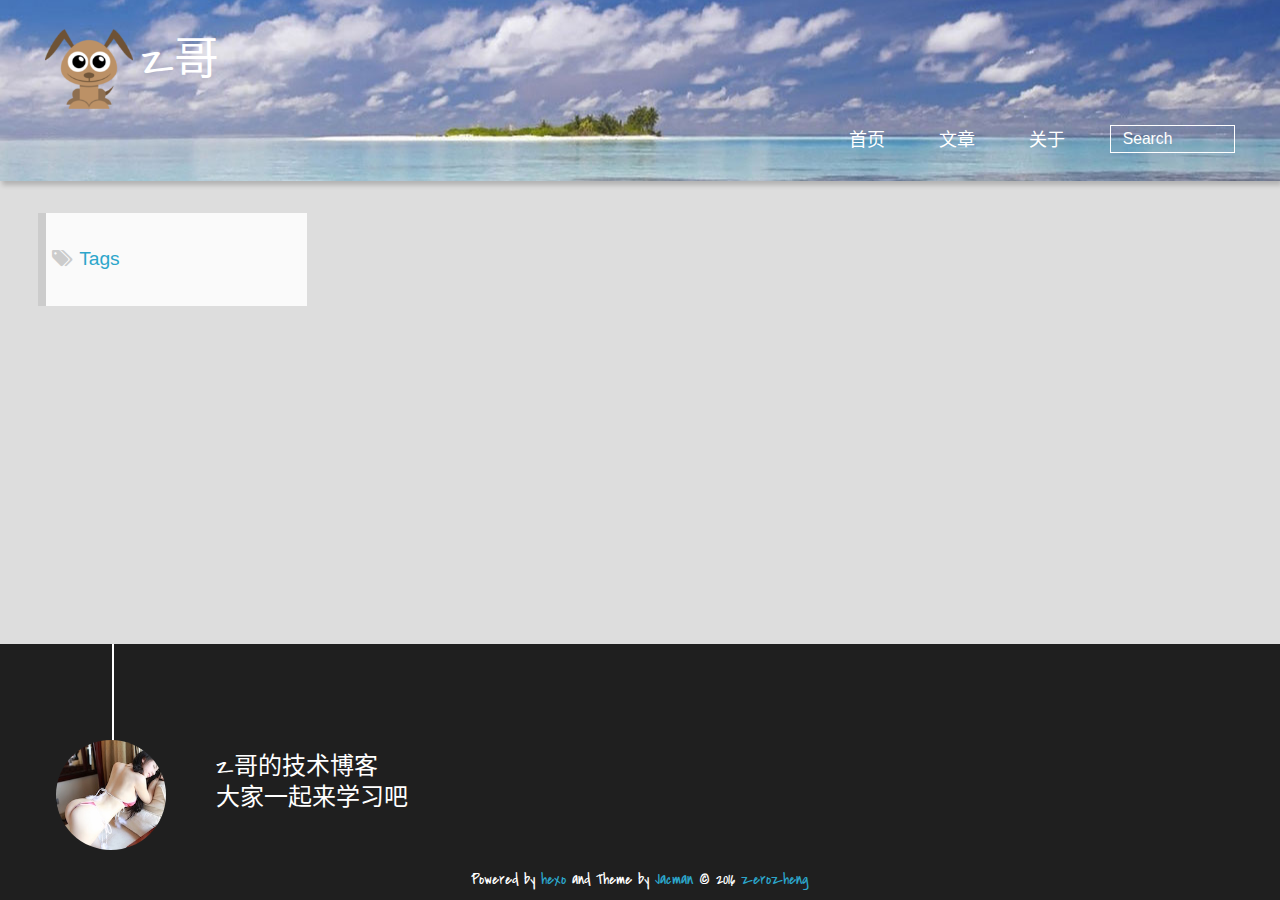
<file: tags/index.html>
<!DOCTYPE HTML>
<html lang="zh-cn">
<head>
  <meta charset="UTF-8">
  
    <title>tags | Z哥</title>
    <meta name="viewport" content="width=device-width, initial-scale=1,user-scalable=no">
    
    <meta name="author" content="zerozheng">
    

    
    <meta name="description" content="深耕iOS">
<meta property="og:type" content="website">
<meta property="og:title" content="tags">
<meta property="og:url" content="http://yoursite.com/tags/index.html">
<meta property="og:site_name" content="Z哥">
<meta property="og:description" content="深耕iOS">
<meta property="og:updated_time" content="2016-04-25T04:27:14.000Z">
<meta name="twitter:card" content="summary">
<meta name="twitter:title" content="tags">
<meta name="twitter:description" content="深耕iOS">

    
    <link rel="alternative" href="/atom.xml" title="Z哥" type="application/atom+xml">
    
    
    <link rel="icon" href="/img/favicon.ico">
    
    
    <link rel="apple-touch-icon" href="/img/smallDog.jpg">
    <link rel="apple-touch-icon-precomposed" href="/img/smallDog.jpg">
    
    <link rel="stylesheet" href="/css/style.css">
</head>

    <body>
      <header>
        
<div>
		
			<div id="imglogo">
				<a href="/"><img src="/img/logo.png" alt="Z哥" title="Z哥"/></a>
			</div>
			
			<div id="textlogo">
				<h1 class="site-name"><a href="/" title="Z哥">Z哥</a></h1>
				<h2 class="blog-motto"></h2>
			</div>
			<div class="navbar"><a class="navbutton navmobile" href="#" title="Menu">
			</a></div>
			<nav class="animated">
				<ul>
					<ul>
					 
						<li><a href="/">首页</a></li>
					
						<li><a href="/archives">文章</a></li>
					
						<li><a href="/about">关于</a></li>
					
					<li>
 					
					<form class="search" action="//google.com/search" method="get" accept-charset="utf-8">
						<label>Search</label>
						<input type="search" id="search" name="q" autocomplete="off" maxlength="20" placeholder="Search" />
						<input type="hidden" name="q" value="site:yoursite.com">
					</form>
					
					</li>
				</ul>
			</nav>			
</div>
      </header>
      <div id="container">
          
<div class="archive-title" >
<h2 class="tag-icon">Tags</h2>

</div>
<div id="main" class="archive-part">
<div class="all-list-box"></div>
</div>




      </div>
      <footer><div id="footer" >
	
	<div class="line">
		<span></span>
		<div class="author"></div>
	</div>
	
	
	<section class="info">
		<p> Z哥的技术博客 <br/>
			大家一起来学习吧</p>
	</section>
	 
	<div class="social-font" class="clearfix">
		
		
		
		
		
		
		
		
		
		
	</div>
			
		

		<p class="copyright">
		Powered by <a href="http://hexo.io" target="_blank" title="hexo">hexo</a> and Theme by <a href="https://github.com/wuchong/jacman" target="_blank" title="Jacman">Jacman</a> © 2016 
		
		<a href="/about" target="_blank" title="zerozheng">zerozheng</a>
		
		
		</p>
</div>
</footer>
      <script src="/js/jquery-2.0.3.min.js"></script>
<script src="/js/jquery.imagesloaded.min.js"></script>
<script src="/js/gallery.js"></script>
<script src="/js/jquery.qrcode-0.12.0.min.js"></script>

<script type="text/javascript">
$(document).ready(function(){ 
  $('.navbar').click(function(){
    $('header nav').toggleClass('shownav');
  });
  var myWidth = 0;
  function getSize(){
    if( typeof( window.innerWidth ) == 'number' ) {
      myWidth = window.innerWidth;
    } else if( document.documentElement && document.documentElement.clientWidth) {
      myWidth = document.documentElement.clientWidth;
    };
  };
  var m = $('#main'),
      a = $('#asidepart'),
      c = $('.closeaside'),
      o = $('.openaside');
  c.click(function(){
    a.addClass('fadeOut').css('display', 'none');
    o.css('display', 'block').addClass('fadeIn');
    m.addClass('moveMain');
  });
  o.click(function(){
    o.css('display', 'none').removeClass('beforeFadeIn');
    a.css('display', 'block').removeClass('fadeOut').addClass('fadeIn');      
    m.removeClass('moveMain');
  });
  $(window).scroll(function(){
    o.css("top",Math.max(80,260-$(this).scrollTop()));
  });
  
  $(window).resize(function(){
    getSize(); 
    if (myWidth >= 1024) {
      $('header nav').removeClass('shownav');
    }else{
      m.removeClass('moveMain');
      a.css('display', 'block').removeClass('fadeOut');
      o.css('display', 'none');
        
    }
  });
});
</script>









<script type="text/javascript">
$(document).ready(function(){ 
  var list    = $('.archive-title a'),
      box     = $('.all-list-box'),
      first   = $('.archive-title a:first-of-type');
      box.load(first.attr('data-src').toString()+' #archive-page');
      first.addClass('current');
  list.each(function(){
    $(this).click(function(){
      var listSrc=$(this).attr('data-src').toString()+' #archive-page';
      box.load(listSrc);
      list.removeClass('current');
      $(this).addClass('current');
     });  
    });
  }); 
</script>


<link rel="stylesheet" href="/fancybox/jquery.fancybox.css" media="screen" type="text/css">
<script src="/fancybox/jquery.fancybox.pack.js"></script>
<script type="text/javascript">
$(document).ready(function(){ 
  $('.article-content').each(function(i){
    $(this).find('img').each(function(){
      if ($(this).parent().hasClass('fancybox')) return;
      var alt = this.alt;
      if (alt) $(this).after('<span class="caption">' + alt + '</span>');
      $(this).wrap('<a href="' + this.src + '" title="' + alt + '" class="fancybox"></a>');
    });
    $(this).find('.fancybox').each(function(){
      $(this).attr('rel', 'article' + i);
    });
  });
  if($.fancybox){
    $('.fancybox').fancybox();
  }
}); 
</script>



<!-- Analytics Begin -->



<script>
var _hmt = _hmt || [];
(function() {
  var hm = document.createElement("script");
  hm.src = "//hm.baidu.com/hm.js?e6d1f421bbc9962127a50488f9ed37d1";
  var s = document.getElementsByTagName("script")[0]; 
  s.parentNode.insertBefore(hm, s);
})();
</script>



<!-- Analytics End -->

<!-- Totop Begin -->

	<div id="totop">
	<a title="Back to Top"><img src="/img/scrollup.png"/></a>
	</div>
	<script src="/js/totop.js"></script>

<!-- Totop End -->

<!-- MathJax Begin -->
<!-- mathjax config similar to math.stackexchange -->


<!-- MathJax End -->

<!-- Tiny_search Begin -->

<!-- Tiny_search End -->

    </body>
   </html>
</file>
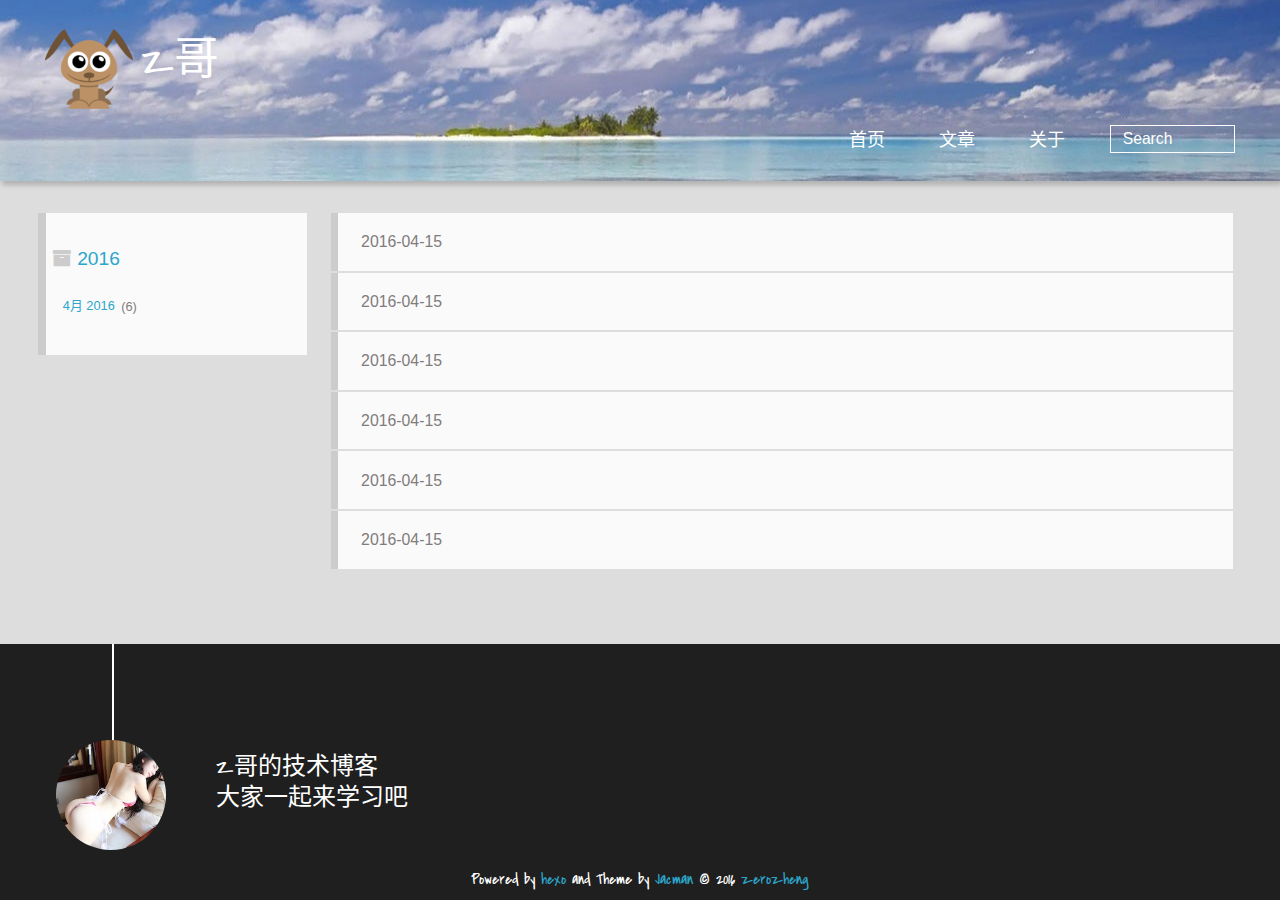
<file: archives/2016/index.html>
<!DOCTYPE HTML>
<html lang="zh-cn">
<head>
  <meta charset="UTF-8">
  
    <title>Archives: 2016 | Z哥</title>
    <meta name="viewport" content="width=device-width, initial-scale=1,user-scalable=no">
    
    <meta name="author" content="zerozheng">
    

    
    <meta name="description" content="深耕iOS">
<meta property="og:type" content="website">
<meta property="og:title" content="Z哥">
<meta property="og:url" content="http://yoursite.com/archives/2016/index.html">
<meta property="og:site_name" content="Z哥">
<meta property="og:description" content="深耕iOS">
<meta name="twitter:card" content="summary">
<meta name="twitter:title" content="Z哥">
<meta name="twitter:description" content="深耕iOS">

    
    <link rel="alternative" href="/atom.xml" title="Z哥" type="application/atom+xml">
    
    
    <link rel="icon" href="/img/favicon.ico">
    
    
    <link rel="apple-touch-icon" href="/img/smallDog.jpg">
    <link rel="apple-touch-icon-precomposed" href="/img/smallDog.jpg">
    
    <link rel="stylesheet" href="/css/style.css">
</head>

    <body>
      <header>
        
<div>
		
			<div id="imglogo">
				<a href="/"><img src="/img/logo.png" alt="Z哥" title="Z哥"/></a>
			</div>
			
			<div id="textlogo">
				<h1 class="site-name"><a href="/" title="Z哥">Z哥</a></h1>
				<h2 class="blog-motto"></h2>
			</div>
			<div class="navbar"><a class="navbutton navmobile" href="#" title="Menu">
			</a></div>
			<nav class="animated">
				<ul>
					<ul>
					 
						<li><a href="/">首页</a></li>
					
						<li><a href="/archives">文章</a></li>
					
						<li><a href="/about">关于</a></li>
					
					<li>
 					
					<form class="search" action="//google.com/search" method="get" accept-charset="utf-8">
						<label>Search</label>
						<input type="search" id="search" name="q" autocomplete="off" maxlength="20" placeholder="Search" />
						<input type="hidden" name="q" value="site:yoursite.com">
					</form>
					
					</li>
				</ul>
			</nav>			
</div>
      </header>
      <div id="container">
        

<div class="archive-title" >
  <h2 class="archive-icon">2016</h2>
  
  <div class="archiveslist archive-float clearfix">
   <ul class="archive-list"><li class="archive-list-item"><a class="archive-list-link" href="/archives/2016/04/">4月 2016</a><span class="archive-list-count">6</span></li></ul>
 </div>
  
</div>
<div id="main" class="archive-part clearfix">
  <div id="archive-page">

  <section class="post" itemscope itemprop="blogPost">
  
    <a href="/2016/04/15/TableView侧滑删除/" title="" itemprop="url">
  

    <time datetime="2016-04-15T05:13:39.000Z" itemprop="datePublished">2016-04-15</time>


    <h1 itemprop="name">&nbsp;</h1>

  </a>
</section>

  <section class="post" itemscope itemprop="blogPost">
  
    <a href="/2016/04/15/ios知名网站/" title="" itemprop="url">
  

    <time datetime="2016-04-15T05:13:39.000Z" itemprop="datePublished">2016-04-15</time>


    <h1 itemprop="name">&nbsp;</h1>

  </a>
</section>

  <section class="post" itemscope itemprop="blogPost">
  
    <a href="/2016/04/15/ios跳转到系统设置/" title="" itemprop="url">
  

    <time datetime="2016-04-15T05:13:39.000Z" itemprop="datePublished">2016-04-15</time>


    <h1 itemprop="name">&nbsp;</h1>

  </a>
</section>

  <section class="post" itemscope itemprop="blogPost">
  
    <a href="/2016/04/15/如何创建HEXO+GitHub博客/" title="" itemprop="url">
  

    <time datetime="2016-04-15T05:13:39.000Z" itemprop="datePublished">2016-04-15</time>


    <h1 itemprop="name">&nbsp;</h1>

  </a>
</section>

  <section class="post" itemscope itemprop="blogPost">
  
    <a href="/2016/04/15/科学著作/" title="" itemprop="url">
  

    <time datetime="2016-04-15T05:13:39.000Z" itemprop="datePublished">2016-04-15</time>


    <h1 itemprop="name">&nbsp;</h1>

  </a>
</section>

  <section class="post" itemscope itemprop="blogPost">
  
    <a href="/2016/04/15/链式编程的思维/" title="" itemprop="url">
  

    <time datetime="2016-04-15T05:13:39.000Z" itemprop="datePublished">2016-04-15</time>


    <h1 itemprop="name">&nbsp;</h1>

  </a>
</section>


  </div>
</div>

      </div>
      <footer><div id="footer" >
	
	<div class="line">
		<span></span>
		<div class="author"></div>
	</div>
	
	
	<section class="info">
		<p> Z哥的技术博客 <br/>
			大家一起来学习吧</p>
	</section>
	 
	<div class="social-font" class="clearfix">
		
		
		
		
		
		
		
		
		
		
	</div>
			
		

		<p class="copyright">
		Powered by <a href="http://hexo.io" target="_blank" title="hexo">hexo</a> and Theme by <a href="https://github.com/wuchong/jacman" target="_blank" title="Jacman">Jacman</a> © 2016 
		
		<a href="/about" target="_blank" title="zerozheng">zerozheng</a>
		
		
		</p>
</div>
</footer>
      <script src="/js/jquery-2.0.3.min.js"></script>
<script src="/js/jquery.imagesloaded.min.js"></script>
<script src="/js/gallery.js"></script>
<script src="/js/jquery.qrcode-0.12.0.min.js"></script>

<script type="text/javascript">
$(document).ready(function(){ 
  $('.navbar').click(function(){
    $('header nav').toggleClass('shownav');
  });
  var myWidth = 0;
  function getSize(){
    if( typeof( window.innerWidth ) == 'number' ) {
      myWidth = window.innerWidth;
    } else if( document.documentElement && document.documentElement.clientWidth) {
      myWidth = document.documentElement.clientWidth;
    };
  };
  var m = $('#main'),
      a = $('#asidepart'),
      c = $('.closeaside'),
      o = $('.openaside');
  c.click(function(){
    a.addClass('fadeOut').css('display', 'none');
    o.css('display', 'block').addClass('fadeIn');
    m.addClass('moveMain');
  });
  o.click(function(){
    o.css('display', 'none').removeClass('beforeFadeIn');
    a.css('display', 'block').removeClass('fadeOut').addClass('fadeIn');      
    m.removeClass('moveMain');
  });
  $(window).scroll(function(){
    o.css("top",Math.max(80,260-$(this).scrollTop()));
  });
  
  $(window).resize(function(){
    getSize(); 
    if (myWidth >= 1024) {
      $('header nav').removeClass('shownav');
    }else{
      m.removeClass('moveMain');
      a.css('display', 'block').removeClass('fadeOut');
      o.css('display', 'none');
        
    }
  });
});
</script>










<link rel="stylesheet" href="/fancybox/jquery.fancybox.css" media="screen" type="text/css">
<script src="/fancybox/jquery.fancybox.pack.js"></script>
<script type="text/javascript">
$(document).ready(function(){ 
  $('.article-content').each(function(i){
    $(this).find('img').each(function(){
      if ($(this).parent().hasClass('fancybox')) return;
      var alt = this.alt;
      if (alt) $(this).after('<span class="caption">' + alt + '</span>');
      $(this).wrap('<a href="' + this.src + '" title="' + alt + '" class="fancybox"></a>');
    });
    $(this).find('.fancybox').each(function(){
      $(this).attr('rel', 'article' + i);
    });
  });
  if($.fancybox){
    $('.fancybox').fancybox();
  }
}); 
</script>



<!-- Analytics Begin -->



<script>
var _hmt = _hmt || [];
(function() {
  var hm = document.createElement("script");
  hm.src = "//hm.baidu.com/hm.js?e6d1f421bbc9962127a50488f9ed37d1";
  var s = document.getElementsByTagName("script")[0]; 
  s.parentNode.insertBefore(hm, s);
})();
</script>



<!-- Analytics End -->

<!-- Totop Begin -->

	<div id="totop">
	<a title="Back to Top"><img src="/img/scrollup.png"/></a>
	</div>
	<script src="/js/totop.js"></script>

<!-- Totop End -->

<!-- MathJax Begin -->
<!-- mathjax config similar to math.stackexchange -->


<!-- MathJax End -->

<!-- Tiny_search Begin -->

<!-- Tiny_search End -->

    </body>
   </html>
</file>
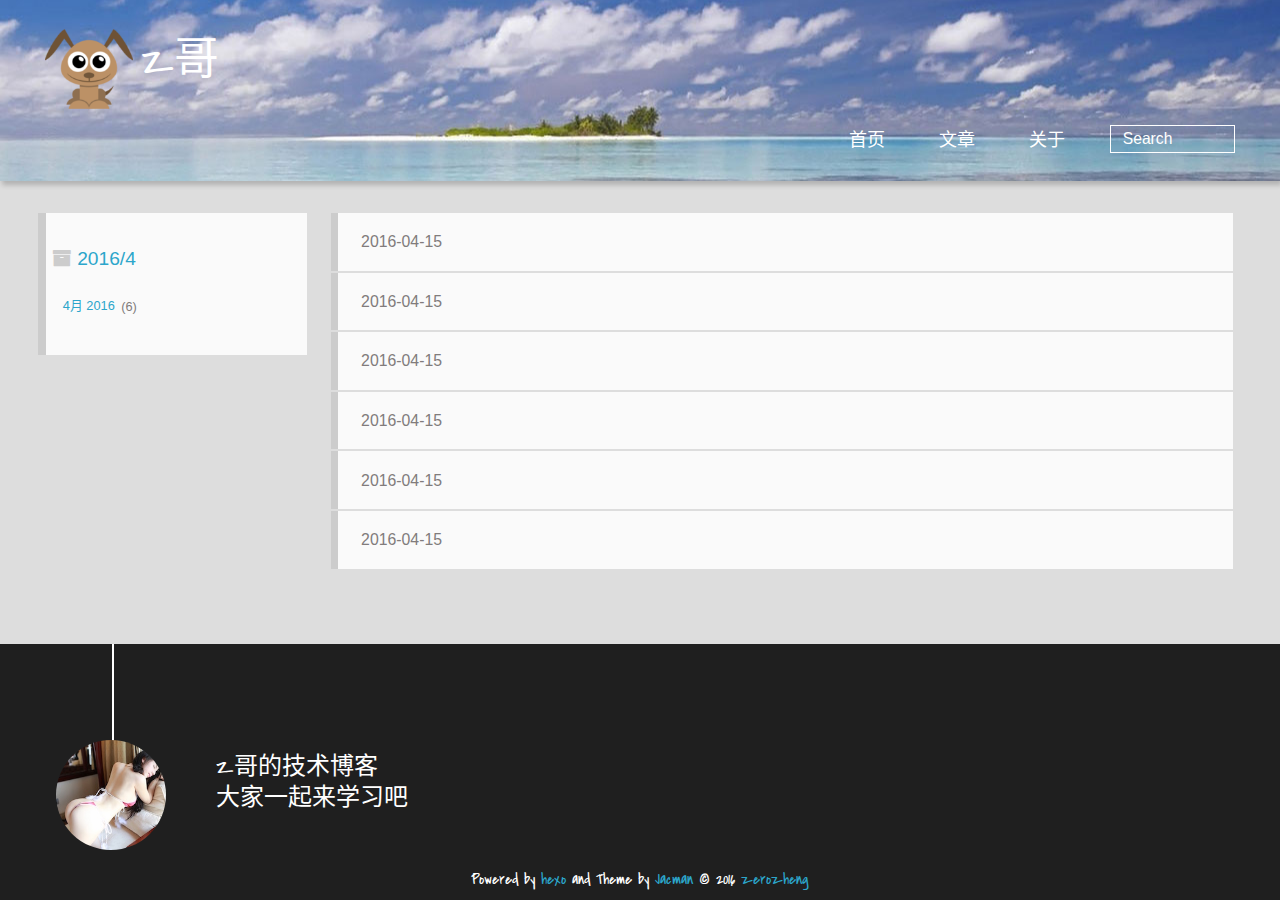
<file: archives/2016/04/index.html>
<!DOCTYPE HTML>
<html lang="zh-cn">
<head>
  <meta charset="UTF-8">
  
    <title>Archives: 2016/4 | Z哥</title>
    <meta name="viewport" content="width=device-width, initial-scale=1,user-scalable=no">
    
    <meta name="author" content="zerozheng">
    

    
    <meta name="description" content="深耕iOS">
<meta property="og:type" content="website">
<meta property="og:title" content="Z哥">
<meta property="og:url" content="http://yoursite.com/archives/2016/04/index.html">
<meta property="og:site_name" content="Z哥">
<meta property="og:description" content="深耕iOS">
<meta name="twitter:card" content="summary">
<meta name="twitter:title" content="Z哥">
<meta name="twitter:description" content="深耕iOS">

    
    <link rel="alternative" href="/atom.xml" title="Z哥" type="application/atom+xml">
    
    
    <link rel="icon" href="/img/favicon.ico">
    
    
    <link rel="apple-touch-icon" href="/img/smallDog.jpg">
    <link rel="apple-touch-icon-precomposed" href="/img/smallDog.jpg">
    
    <link rel="stylesheet" href="/css/style.css">
</head>

    <body>
      <header>
        
<div>
		
			<div id="imglogo">
				<a href="/"><img src="/img/logo.png" alt="Z哥" title="Z哥"/></a>
			</div>
			
			<div id="textlogo">
				<h1 class="site-name"><a href="/" title="Z哥">Z哥</a></h1>
				<h2 class="blog-motto"></h2>
			</div>
			<div class="navbar"><a class="navbutton navmobile" href="#" title="Menu">
			</a></div>
			<nav class="animated">
				<ul>
					<ul>
					 
						<li><a href="/">首页</a></li>
					
						<li><a href="/archives">文章</a></li>
					
						<li><a href="/about">关于</a></li>
					
					<li>
 					
					<form class="search" action="//google.com/search" method="get" accept-charset="utf-8">
						<label>Search</label>
						<input type="search" id="search" name="q" autocomplete="off" maxlength="20" placeholder="Search" />
						<input type="hidden" name="q" value="site:yoursite.com">
					</form>
					
					</li>
				</ul>
			</nav>			
</div>
      </header>
      <div id="container">
        

<div class="archive-title" >
  <h2 class="archive-icon">2016/4</h2>
  
  <div class="archiveslist archive-float clearfix">
   <ul class="archive-list"><li class="archive-list-item"><a class="archive-list-link" href="/archives/2016/04/">4月 2016</a><span class="archive-list-count">6</span></li></ul>
 </div>
  
</div>
<div id="main" class="archive-part clearfix">
  <div id="archive-page">

  <section class="post" itemscope itemprop="blogPost">
  
    <a href="/2016/04/15/TableView侧滑删除/" title="" itemprop="url">
  

    <time datetime="2016-04-15T05:13:39.000Z" itemprop="datePublished">2016-04-15</time>


    <h1 itemprop="name">&nbsp;</h1>

  </a>
</section>

  <section class="post" itemscope itemprop="blogPost">
  
    <a href="/2016/04/15/ios知名网站/" title="" itemprop="url">
  

    <time datetime="2016-04-15T05:13:39.000Z" itemprop="datePublished">2016-04-15</time>


    <h1 itemprop="name">&nbsp;</h1>

  </a>
</section>

  <section class="post" itemscope itemprop="blogPost">
  
    <a href="/2016/04/15/ios跳转到系统设置/" title="" itemprop="url">
  

    <time datetime="2016-04-15T05:13:39.000Z" itemprop="datePublished">2016-04-15</time>


    <h1 itemprop="name">&nbsp;</h1>

  </a>
</section>

  <section class="post" itemscope itemprop="blogPost">
  
    <a href="/2016/04/15/如何创建HEXO+GitHub博客/" title="" itemprop="url">
  

    <time datetime="2016-04-15T05:13:39.000Z" itemprop="datePublished">2016-04-15</time>


    <h1 itemprop="name">&nbsp;</h1>

  </a>
</section>

  <section class="post" itemscope itemprop="blogPost">
  
    <a href="/2016/04/15/科学著作/" title="" itemprop="url">
  

    <time datetime="2016-04-15T05:13:39.000Z" itemprop="datePublished">2016-04-15</time>


    <h1 itemprop="name">&nbsp;</h1>

  </a>
</section>

  <section class="post" itemscope itemprop="blogPost">
  
    <a href="/2016/04/15/链式编程的思维/" title="" itemprop="url">
  

    <time datetime="2016-04-15T05:13:39.000Z" itemprop="datePublished">2016-04-15</time>


    <h1 itemprop="name">&nbsp;</h1>

  </a>
</section>


  </div>
</div>

      </div>
      <footer><div id="footer" >
	
	<div class="line">
		<span></span>
		<div class="author"></div>
	</div>
	
	
	<section class="info">
		<p> Z哥的技术博客 <br/>
			大家一起来学习吧</p>
	</section>
	 
	<div class="social-font" class="clearfix">
		
		
		
		
		
		
		
		
		
		
	</div>
			
		

		<p class="copyright">
		Powered by <a href="http://hexo.io" target="_blank" title="hexo">hexo</a> and Theme by <a href="https://github.com/wuchong/jacman" target="_blank" title="Jacman">Jacman</a> © 2016 
		
		<a href="/about" target="_blank" title="zerozheng">zerozheng</a>
		
		
		</p>
</div>
</footer>
      <script src="/js/jquery-2.0.3.min.js"></script>
<script src="/js/jquery.imagesloaded.min.js"></script>
<script src="/js/gallery.js"></script>
<script src="/js/jquery.qrcode-0.12.0.min.js"></script>

<script type="text/javascript">
$(document).ready(function(){ 
  $('.navbar').click(function(){
    $('header nav').toggleClass('shownav');
  });
  var myWidth = 0;
  function getSize(){
    if( typeof( window.innerWidth ) == 'number' ) {
      myWidth = window.innerWidth;
    } else if( document.documentElement && document.documentElement.clientWidth) {
      myWidth = document.documentElement.clientWidth;
    };
  };
  var m = $('#main'),
      a = $('#asidepart'),
      c = $('.closeaside'),
      o = $('.openaside');
  c.click(function(){
    a.addClass('fadeOut').css('display', 'none');
    o.css('display', 'block').addClass('fadeIn');
    m.addClass('moveMain');
  });
  o.click(function(){
    o.css('display', 'none').removeClass('beforeFadeIn');
    a.css('display', 'block').removeClass('fadeOut').addClass('fadeIn');      
    m.removeClass('moveMain');
  });
  $(window).scroll(function(){
    o.css("top",Math.max(80,260-$(this).scrollTop()));
  });
  
  $(window).resize(function(){
    getSize(); 
    if (myWidth >= 1024) {
      $('header nav').removeClass('shownav');
    }else{
      m.removeClass('moveMain');
      a.css('display', 'block').removeClass('fadeOut');
      o.css('display', 'none');
        
    }
  });
});
</script>










<link rel="stylesheet" href="/fancybox/jquery.fancybox.css" media="screen" type="text/css">
<script src="/fancybox/jquery.fancybox.pack.js"></script>
<script type="text/javascript">
$(document).ready(function(){ 
  $('.article-content').each(function(i){
    $(this).find('img').each(function(){
      if ($(this).parent().hasClass('fancybox')) return;
      var alt = this.alt;
      if (alt) $(this).after('<span class="caption">' + alt + '</span>');
      $(this).wrap('<a href="' + this.src + '" title="' + alt + '" class="fancybox"></a>');
    });
    $(this).find('.fancybox').each(function(){
      $(this).attr('rel', 'article' + i);
    });
  });
  if($.fancybox){
    $('.fancybox').fancybox();
  }
}); 
</script>



<!-- Analytics Begin -->



<script>
var _hmt = _hmt || [];
(function() {
  var hm = document.createElement("script");
  hm.src = "//hm.baidu.com/hm.js?e6d1f421bbc9962127a50488f9ed37d1";
  var s = document.getElementsByTagName("script")[0]; 
  s.parentNode.insertBefore(hm, s);
})();
</script>



<!-- Analytics End -->

<!-- Totop Begin -->

	<div id="totop">
	<a title="Back to Top"><img src="/img/scrollup.png"/></a>
	</div>
	<script src="/js/totop.js"></script>

<!-- Totop End -->

<!-- MathJax Begin -->
<!-- mathjax config similar to math.stackexchange -->


<!-- MathJax End -->

<!-- Tiny_search Begin -->

<!-- Tiny_search End -->

    </body>
   </html>
</file>
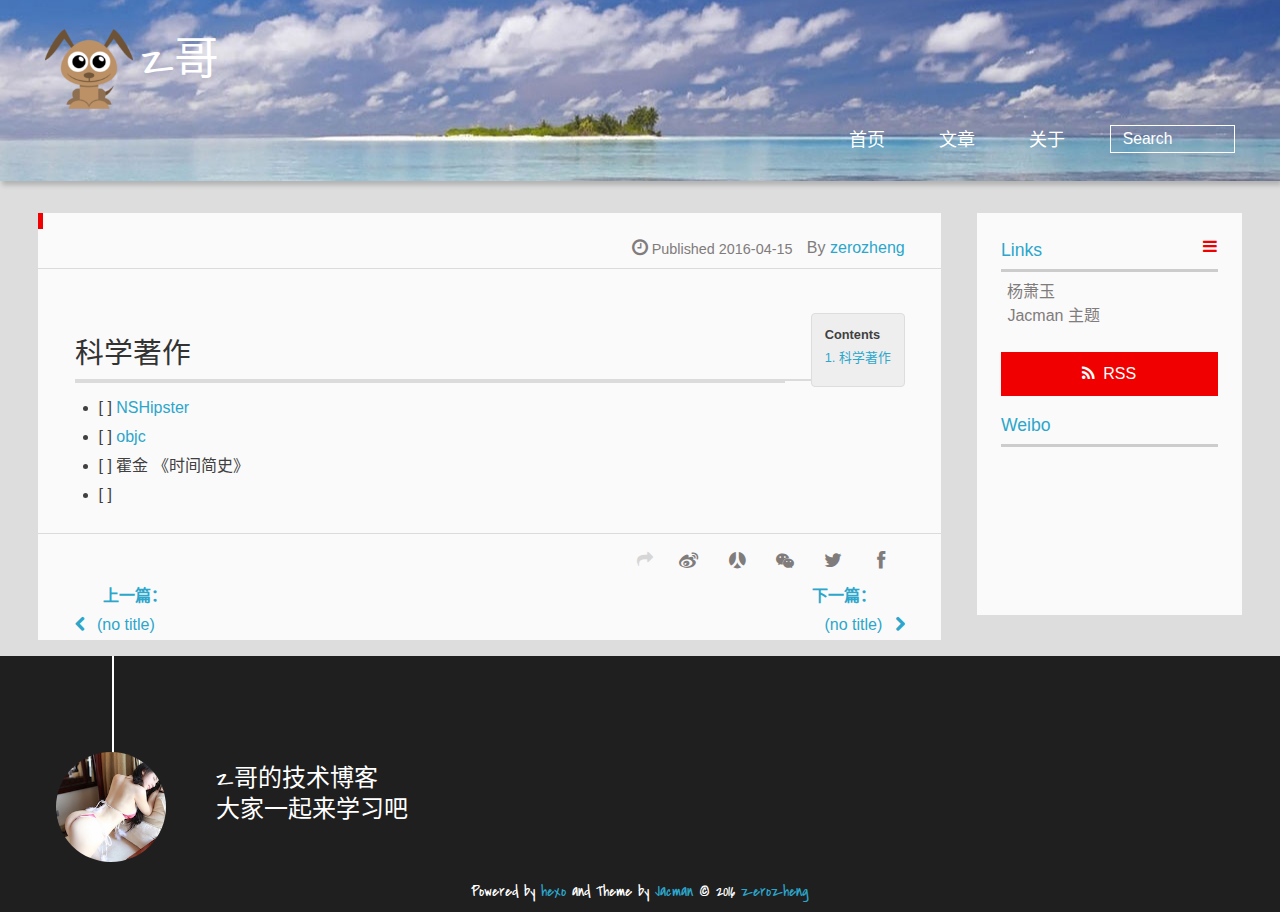
<file: 2016/04/15/ios知名网站/index.html>
<!DOCTYPE HTML>
<html lang="zh-cn">
<head>
  <meta charset="UTF-8">
  
    <title>Z哥</title>
    <meta name="viewport" content="width=device-width, initial-scale=1,user-scalable=no">
    
    <meta name="author" content="zerozheng">
    

    
    <meta name="description" content="科学著作

[ ] NSHipster
[ ] objc
[ ] 霍金 《时间简史》
[ ]">
<meta property="og:type" content="article">
<meta property="og:title" content="Z哥">
<meta property="og:url" content="http://yoursite.com/2016/04/15/ios知名网站/index.html">
<meta property="og:site_name" content="Z哥">
<meta property="og:description" content="科学著作

[ ] NSHipster
[ ] objc
[ ] 霍金 《时间简史》
[ ]">
<meta property="og:updated_time" content="2016-04-18T12:12:26.000Z">
<meta name="twitter:card" content="summary">
<meta name="twitter:title" content="Z哥">
<meta name="twitter:description" content="科学著作

[ ] NSHipster
[ ] objc
[ ] 霍金 《时间简史》
[ ]">

    
    <link rel="alternative" href="/atom.xml" title="Z哥" type="application/atom+xml">
    
    
    <link rel="icon" href="/img/favicon.ico">
    
    
    <link rel="apple-touch-icon" href="/img/smallDog.jpg">
    <link rel="apple-touch-icon-precomposed" href="/img/smallDog.jpg">
    
    <link rel="stylesheet" href="/css/style.css">
</head>

  <body>
    <header>
      
<div>
		
			<div id="imglogo">
				<a href="/"><img src="/img/logo.png" alt="Z哥" title="Z哥"/></a>
			</div>
			
			<div id="textlogo">
				<h1 class="site-name"><a href="/" title="Z哥">Z哥</a></h1>
				<h2 class="blog-motto"></h2>
			</div>
			<div class="navbar"><a class="navbutton navmobile" href="#" title="Menu">
			</a></div>
			<nav class="animated">
				<ul>
					<ul>
					 
						<li><a href="/">首页</a></li>
					
						<li><a href="/archives">文章</a></li>
					
						<li><a href="/about">关于</a></li>
					
					<li>
 					
					<form class="search" action="//google.com/search" method="get" accept-charset="utf-8">
						<label>Search</label>
						<input type="search" id="search" name="q" autocomplete="off" maxlength="20" placeholder="Search" />
						<input type="hidden" name="q" value="site:yoursite.com">
					</form>
					
					</li>
				</ul>
			</nav>			
</div>
    </header>
    <div id="container">
      <div id="main" class="post" itemscope itemprop="blogPost">
  
	<article itemprop="articleBody"> 
		<header class="article-info clearfix">
  <h1 itemprop="name">
    
      <a href="/2016/04/15/ios知名网站/" title="" itemprop="url"></a>
  </h1>
  <p class="article-author">By
       
		<a href="/about" title="zerozheng" target="_blank" itemprop="author">zerozheng</a>
		
  <p class="article-time">
    <time datetime="2016-04-15T05:13:39.000Z" itemprop="datePublished"> Published 2016-04-15</time>
    
  </p>
</header>
	<div class="article-content">
		
		<div id="toc" class="toc-article">
			<strong class="toc-title">Contents</strong>
		
			<ol class="toc"><li class="toc-item toc-level-1"><a class="toc-link" href="#科学著作"><span class="toc-number">1.</span> <span class="toc-text">科学著作</span></a></li></ol>
		
		</div>
		
		<h1 id="科学著作"><a href="#科学著作" class="headerlink" title="科学著作"></a>科学著作</h1><hr>
<ul>
<li>[ ] <a href="http://nshipster.com/" target="_blank" rel="external">NSHipster</a></li>
<li>[ ] <a href="https://www.objc.io" target="_blank" rel="external">objc</a></li>
<li>[ ] 霍金 《时间简史》</li>
<li>[ ] </li>
</ul>
  
	</div>
		<footer class="article-footer clearfix">
<div class="article-catetags">


</div>



	<div class="article-share" id="share">
	
	  <div data-url="http://yoursite.com/2016/04/15/ios知名网站/" data-title="Z哥" data-tsina="null" class="share clearfix">
	  </div>
	
	</div>


</footer>

   	       
	</article>
	
<nav class="article-nav clearfix">
 
 <div class="prev" >
 <a href="/2016/04/15/TableView侧滑删除/" title="">
  <strong>上一篇：</strong><br/>
  <span>
  (no title)</span>
</a>
</div>


<div class="next">
<a href="/2016/04/15/ios跳转到系统设置/"  title="">
 <strong>下一篇：</strong><br/> 
 <span>(no title)
</span>
</a>
</div>

</nav>

	

</div>  
      <div class="openaside"><a class="navbutton" href="#" title="Show Sidebar"></a></div>

  <div id="toc" class="toc-aside">
  <strong class="toc-title">Contents</strong>
 
 <ol class="toc"><li class="toc-item toc-level-1"><a class="toc-link" href="#科学著作"><span class="toc-number">1.</span> <span class="toc-text">科学著作</span></a></li></ol>
 
  </div>

<div id="asidepart">
<div class="closeaside"><a class="closebutton" href="#" title="Hide Sidebar"></a></div>
<aside class="clearfix">

  


  

  

  <div class="linkslist">
  <p class="asidetitle">Links</p>
    <ul>
        
          <li>
            
            	<a href="http://yulingtianxia.com" target="_blank" title="杨萧玉">杨萧玉</a>
            
          </li>
        
          <li>
            
            	<a href="http://wuchong.me/blog/2014/11/20/how-to-use-jacman/" target="_blank" title="Jacman 主题">Jacman 主题</a>
            
          </li>
        
    </ul>
</div>

  


  <div class="rsspart">
	<a href="/atom.xml" target="_blank" title="rss">RSS</a>
</div>

  <div class="weiboshow">
  <p class="asidetitle">Weibo</p>
    <iframe width="100%" height="119" class="share_self"  frameborder="0" scrolling="no" src="http://widget.weibo.com/weiboshow/index.php?language=&width=0&height=119&fansRow=2&ptype=1&speed=0&skin=9&isTitle=1&noborder=1&isWeibo=0&isFans=0&uid=null&verifier=&dpc=1"></iframe>
</div>


</aside>
</div>
    </div>
    <footer><div id="footer" >
	
	<div class="line">
		<span></span>
		<div class="author"></div>
	</div>
	
	
	<section class="info">
		<p> Z哥的技术博客 <br/>
			大家一起来学习吧</p>
	</section>
	 
	<div class="social-font" class="clearfix">
		
		
		
		
		
		
		
		
		
		
	</div>
			
		

		<p class="copyright">
		Powered by <a href="http://hexo.io" target="_blank" title="hexo">hexo</a> and Theme by <a href="https://github.com/wuchong/jacman" target="_blank" title="Jacman">Jacman</a> © 2016 
		
		<a href="/about" target="_blank" title="zerozheng">zerozheng</a>
		
		
		</p>
</div>
</footer>
    <script src="/js/jquery-2.0.3.min.js"></script>
<script src="/js/jquery.imagesloaded.min.js"></script>
<script src="/js/gallery.js"></script>
<script src="/js/jquery.qrcode-0.12.0.min.js"></script>

<script type="text/javascript">
$(document).ready(function(){ 
  $('.navbar').click(function(){
    $('header nav').toggleClass('shownav');
  });
  var myWidth = 0;
  function getSize(){
    if( typeof( window.innerWidth ) == 'number' ) {
      myWidth = window.innerWidth;
    } else if( document.documentElement && document.documentElement.clientWidth) {
      myWidth = document.documentElement.clientWidth;
    };
  };
  var m = $('#main'),
      a = $('#asidepart'),
      c = $('.closeaside'),
      o = $('.openaside');
  c.click(function(){
    a.addClass('fadeOut').css('display', 'none');
    o.css('display', 'block').addClass('fadeIn');
    m.addClass('moveMain');
  });
  o.click(function(){
    o.css('display', 'none').removeClass('beforeFadeIn');
    a.css('display', 'block').removeClass('fadeOut').addClass('fadeIn');      
    m.removeClass('moveMain');
  });
  $(window).scroll(function(){
    o.css("top",Math.max(80,260-$(this).scrollTop()));
  });
  
  $(window).resize(function(){
    getSize(); 
    if (myWidth >= 1024) {
      $('header nav').removeClass('shownav');
    }else{
      m.removeClass('moveMain');
      a.css('display', 'block').removeClass('fadeOut');
      o.css('display', 'none');
      
      $('#toc.toc-aside').css('display', 'none');
        
    }
  });
});
</script>

<script type="text/javascript">
$(document).ready(function(){ 
  var ai = $('.article-content>iframe'),
      ae = $('.article-content>embed'),
      t  = $('#toc'),
      ta = $('#toc.toc-aside'),
      o  = $('.openaside'),
      c  = $('.closeaside');
  if(ai.length>0){
    ai.wrap('<div class="video-container" />');
  };
  if(ae.length>0){
   ae.wrap('<div class="video-container" />');
  };
  c.click(function(){
    ta.css('display', 'block').addClass('fadeIn');
  });
  o.click(function(){
    ta.css('display', 'none');
  });
  $(window).scroll(function(){
    ta.css("top",Math.max(140,320-$(this).scrollTop()));
  });
});
</script>


<script type="text/javascript">
$(document).ready(function(){ 
  var $this = $('.share'),
      url = $this.attr('data-url'),
      encodedUrl = encodeURIComponent(url),
      title = $this.attr('data-title'),
      tsina = $this.attr('data-tsina'),
      description = $this.attr('description');
  var html = [
  '<div class="hoverqrcode clearfix"></div>',
  '<a class="overlay" id="qrcode"></a>',
  '<a href="https://www.facebook.com/sharer.php?u=' + encodedUrl + '" class="article-share-facebook" target="_blank" title="Facebook"></a>',
  '<a href="https://twitter.com/intent/tweet?url=' + encodedUrl + '" class="article-share-twitter" target="_blank" title="Twitter"></a>',
  '<a href="#qrcode" class="article-share-qrcode" title="微信"></a>',
  '<a href="http://widget.renren.com/dialog/share?resourceUrl=' + encodedUrl + '&srcUrl=' + encodedUrl + '&title=' + title +'" class="article-share-renren" target="_blank" title="人人"></a>',
  '<a href="http://service.weibo.com/share/share.php?title='+title+'&url='+encodedUrl +'&ralateUid='+ tsina +'&searchPic=true&style=number' +'" class="article-share-weibo" target="_blank" title="微博"></a>',
  '<span title="Share to"></span>'
  ].join('');
  $this.append(html);

  $('.hoverqrcode').hide();

  var myWidth = 0;
  function updatehoverqrcode(){
    if( typeof( window.innerWidth ) == 'number' ) {
      myWidth = window.innerWidth;
    } else if( document.documentElement && document.documentElement.clientWidth) {
      myWidth = document.documentElement.clientWidth;
    };
    var qrsize = myWidth > 1024 ? 200:100;
    var options = {render: 'image', size: qrsize, fill: '#2ca6cb', text: url, radius: 0.5, quiet: 1};
    var p = $('.article-share-qrcode').position();
    $('.hoverqrcode').empty().css('width', qrsize).css('height', qrsize)
                          .css('left', p.left-qrsize/2+20).css('top', p.top-qrsize-10)
                          .qrcode(options);
  };
  $(window).resize(function(){
    $('.hoverqrcode').hide();
  });
  $('.article-share-qrcode').click(function(){
    updatehoverqrcode();
    $('.hoverqrcode').toggle();
  });
  $('.article-share-qrcode').hover(function(){}, function(){
      $('.hoverqrcode').hide();
  });
});   
</script>









<link rel="stylesheet" href="/fancybox/jquery.fancybox.css" media="screen" type="text/css">
<script src="/fancybox/jquery.fancybox.pack.js"></script>
<script type="text/javascript">
$(document).ready(function(){ 
  $('.article-content').each(function(i){
    $(this).find('img').each(function(){
      if ($(this).parent().hasClass('fancybox')) return;
      var alt = this.alt;
      if (alt) $(this).after('<span class="caption">' + alt + '</span>');
      $(this).wrap('<a href="' + this.src + '" title="' + alt + '" class="fancybox"></a>');
    });
    $(this).find('.fancybox').each(function(){
      $(this).attr('rel', 'article' + i);
    });
  });
  if($.fancybox){
    $('.fancybox').fancybox();
  }
}); 
</script>



<!-- Analytics Begin -->



<script>
var _hmt = _hmt || [];
(function() {
  var hm = document.createElement("script");
  hm.src = "//hm.baidu.com/hm.js?e6d1f421bbc9962127a50488f9ed37d1";
  var s = document.getElementsByTagName("script")[0]; 
  s.parentNode.insertBefore(hm, s);
})();
</script>



<!-- Analytics End -->

<!-- Totop Begin -->

	<div id="totop">
	<a title="Back to Top"><img src="/img/scrollup.png"/></a>
	</div>
	<script src="/js/totop.js"></script>

<!-- Totop End -->

<!-- MathJax Begin -->
<!-- mathjax config similar to math.stackexchange -->


<!-- MathJax End -->

<!-- Tiny_search Begin -->

<!-- Tiny_search End -->

  </body>
</html>
</file>
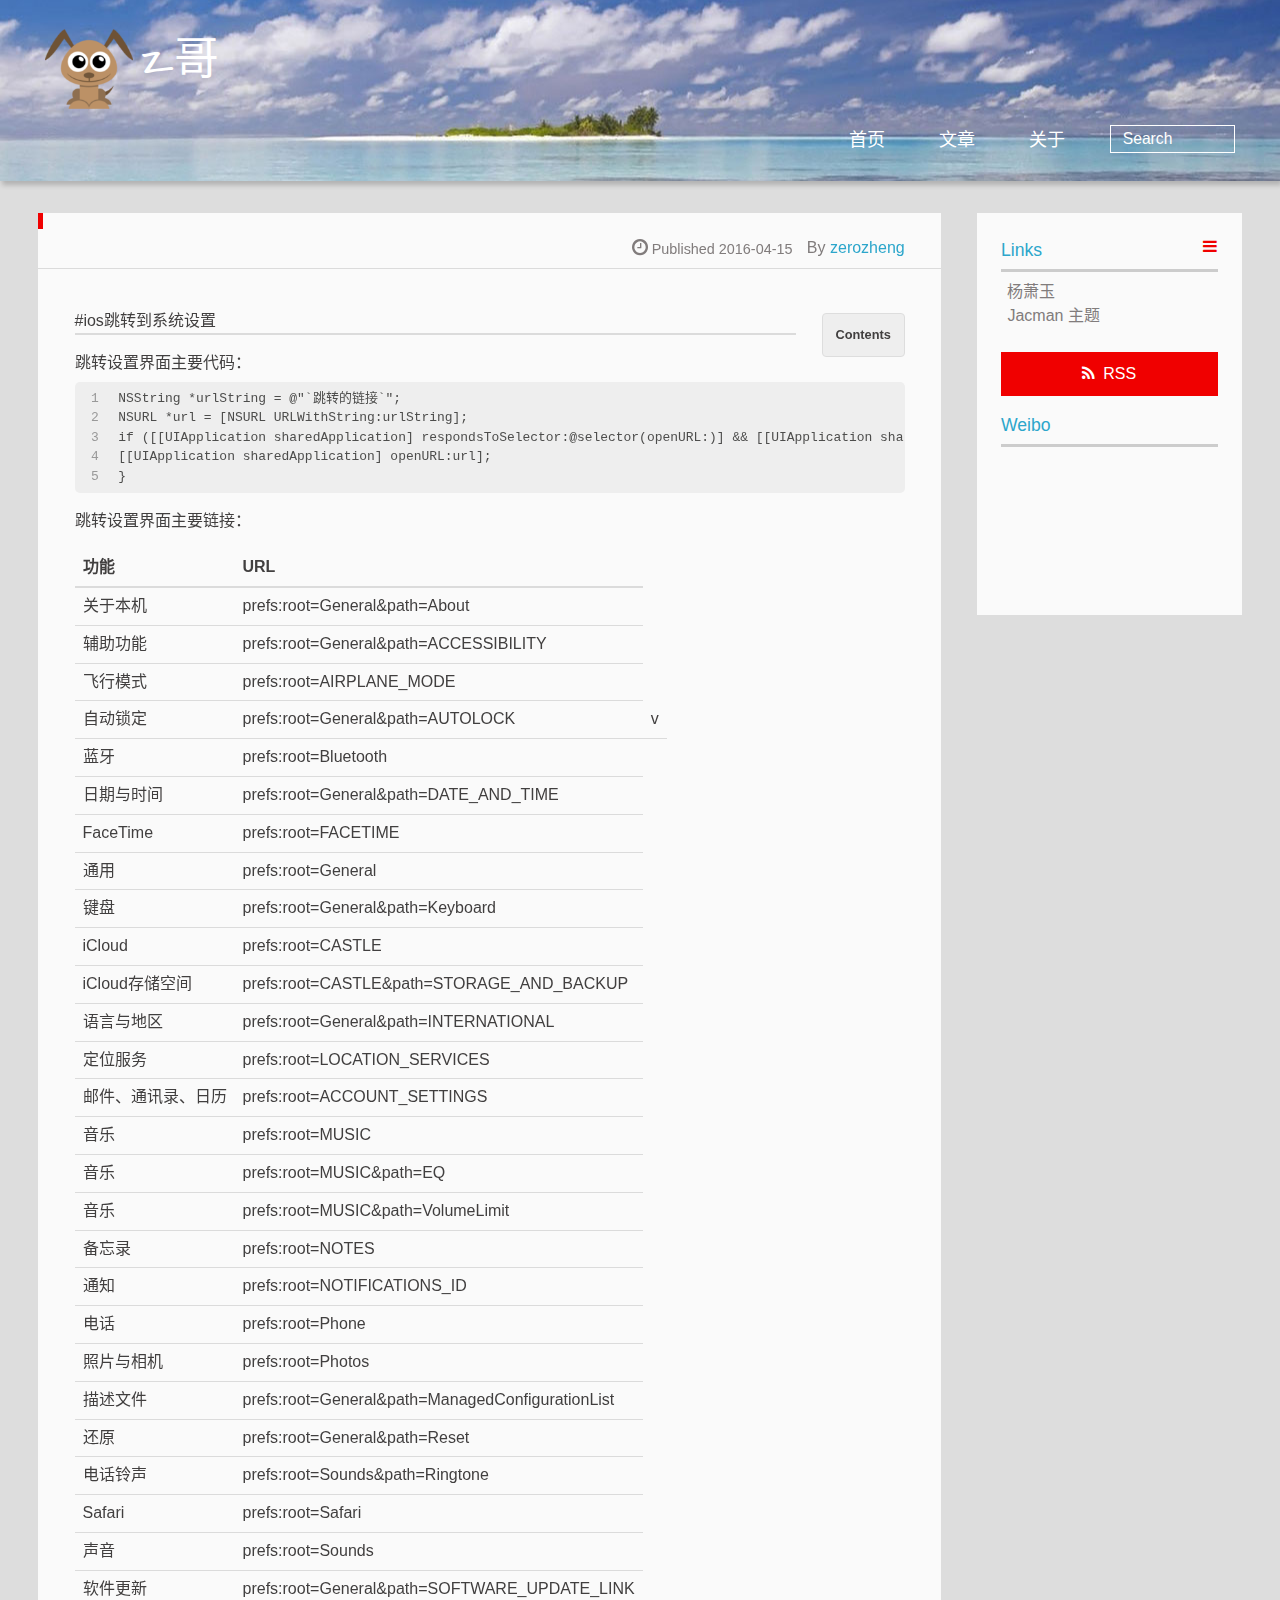
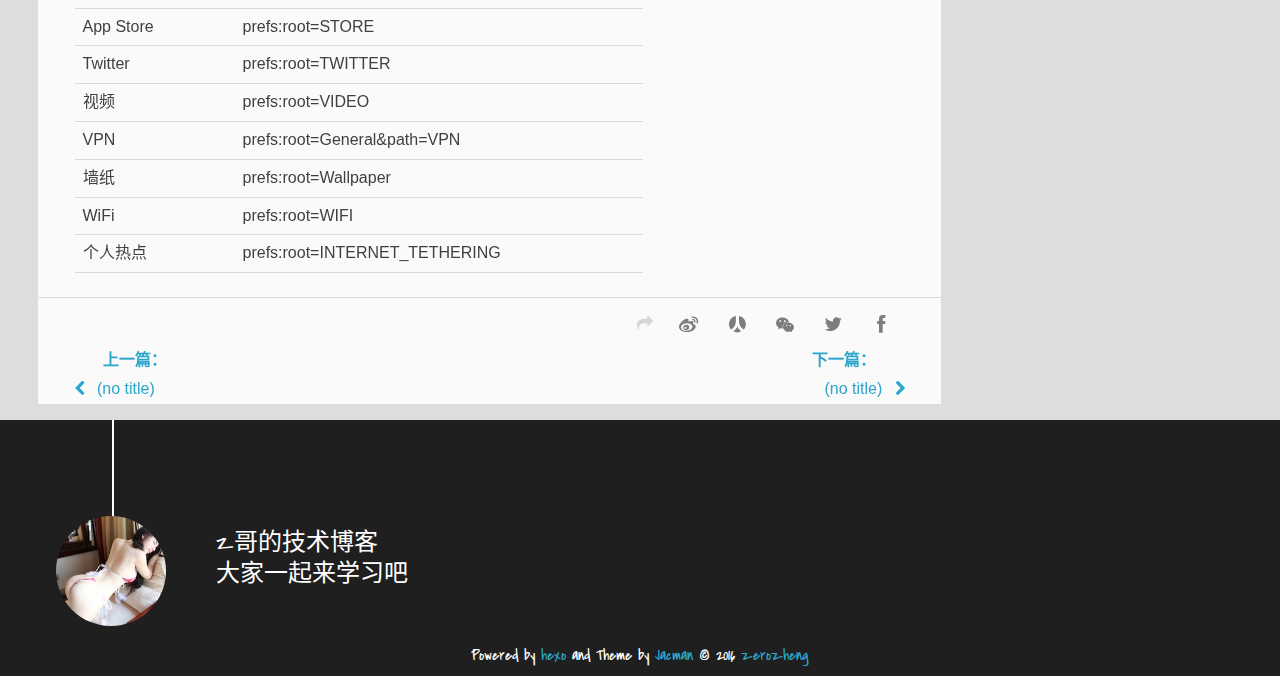
<file: 2016/04/15/ios跳转到系统设置/index.html>
<!DOCTYPE HTML>
<html lang="zh-cn">
<head>
  <meta charset="UTF-8">
  
    <title>Z哥</title>
    <meta name="viewport" content="width=device-width, initial-scale=1,user-scalable=no">
    
    <meta name="author" content="zerozheng">
    

    
    <meta name="description" content="#ios跳转到系统设置

跳转设置界面主要代码：12345NSString *urlString = @&amp;quot;`跳转的链接`&amp;quot;;NSURL *url = [NSURL URLWithString:urlString];if ([[UIApplication sharedApplication] respondsToSelector:@selector(openURL:)] &amp;amp">
<meta property="og:type" content="article">
<meta property="og:title" content="Z哥">
<meta property="og:url" content="http://yoursite.com/2016/04/15/ios跳转到系统设置/index.html">
<meta property="og:site_name" content="Z哥">
<meta property="og:description" content="#ios跳转到系统设置

跳转设置界面主要代码：12345NSString *urlString = @&amp;quot;`跳转的链接`&amp;quot;;NSURL *url = [NSURL URLWithString:urlString];if ([[UIApplication sharedApplication] respondsToSelector:@selector(openURL:)] &amp;amp">
<meta property="og:updated_time" content="2016-04-18T12:32:08.000Z">
<meta name="twitter:card" content="summary">
<meta name="twitter:title" content="Z哥">
<meta name="twitter:description" content="#ios跳转到系统设置

跳转设置界面主要代码：12345NSString *urlString = @&amp;quot;`跳转的链接`&amp;quot;;NSURL *url = [NSURL URLWithString:urlString];if ([[UIApplication sharedApplication] respondsToSelector:@selector(openURL:)] &amp;amp">

    
    <link rel="alternative" href="/atom.xml" title="Z哥" type="application/atom+xml">
    
    
    <link rel="icon" href="/img/favicon.ico">
    
    
    <link rel="apple-touch-icon" href="/img/smallDog.jpg">
    <link rel="apple-touch-icon-precomposed" href="/img/smallDog.jpg">
    
    <link rel="stylesheet" href="/css/style.css">
</head>

  <body>
    <header>
      
<div>
		
			<div id="imglogo">
				<a href="/"><img src="/img/logo.png" alt="Z哥" title="Z哥"/></a>
			</div>
			
			<div id="textlogo">
				<h1 class="site-name"><a href="/" title="Z哥">Z哥</a></h1>
				<h2 class="blog-motto"></h2>
			</div>
			<div class="navbar"><a class="navbutton navmobile" href="#" title="Menu">
			</a></div>
			<nav class="animated">
				<ul>
					<ul>
					 
						<li><a href="/">首页</a></li>
					
						<li><a href="/archives">文章</a></li>
					
						<li><a href="/about">关于</a></li>
					
					<li>
 					
					<form class="search" action="//google.com/search" method="get" accept-charset="utf-8">
						<label>Search</label>
						<input type="search" id="search" name="q" autocomplete="off" maxlength="20" placeholder="Search" />
						<input type="hidden" name="q" value="site:yoursite.com">
					</form>
					
					</li>
				</ul>
			</nav>			
</div>
    </header>
    <div id="container">
      <div id="main" class="post" itemscope itemprop="blogPost">
  
	<article itemprop="articleBody"> 
		<header class="article-info clearfix">
  <h1 itemprop="name">
    
      <a href="/2016/04/15/ios跳转到系统设置/" title="" itemprop="url"></a>
  </h1>
  <p class="article-author">By
       
		<a href="/about" title="zerozheng" target="_blank" itemprop="author">zerozheng</a>
		
  <p class="article-time">
    <time datetime="2016-04-15T05:13:39.000Z" itemprop="datePublished"> Published 2016-04-15</time>
    
  </p>
</header>
	<div class="article-content">
		
		<div id="toc" class="toc-article">
			<strong class="toc-title">Contents</strong>
		
			
		
		</div>
		
		<p>#ios跳转到系统设置</p>
<hr>
<p>跳转设置界面主要代码：<br><figure class="highlight plain"><table><tr><td class="gutter"><pre><span class="line">1</span><br><span class="line">2</span><br><span class="line">3</span><br><span class="line">4</span><br><span class="line">5</span><br></pre></td><td class="code"><pre><span class="line">NSString *urlString = @&quot;`跳转的链接`&quot;;</span><br><span class="line">NSURL *url = [NSURL URLWithString:urlString];</span><br><span class="line">if ([[UIApplication sharedApplication] respondsToSelector:@selector(openURL:)] &amp;&amp; [[UIApplication sharedApplication] canOpenURL:url]) &#123;</span><br><span class="line">[[UIApplication sharedApplication] openURL:url];</span><br><span class="line">&#125;</span><br></pre></td></tr></table></figure></p>
<p>跳转设置界面主要链接：</p>
<table>
<thead>
<tr>
<th>功能</th>
<th style="text-align:left">URL</th>
</tr>
</thead>
<tbody>
<tr>
<td>关于本机</td>
<td style="text-align:left">prefs:root=General&amp;path=About</td>
</tr>
<tr>
<td>辅助功能</td>
<td style="text-align:left">prefs:root=General&amp;path=ACCESSIBILITY</td>
</tr>
<tr>
<td>飞行模式</td>
<td style="text-align:left">prefs:root=AIRPLANE_MODE</td>
</tr>
<tr>
<td>自动锁定</td>
<td style="text-align:left">prefs:root=General&amp;path=AUTOLOCK</td>
<td>v</td>
</tr>
<tr>
<td>蓝牙</td>
<td style="text-align:left">prefs:root=Bluetooth</td>
</tr>
<tr>
<td>日期与时间</td>
<td style="text-align:left">prefs:root=General&amp;path=DATE_AND_TIME</td>
</tr>
<tr>
<td>FaceTime</td>
<td style="text-align:left">prefs:root=FACETIME</td>
</tr>
<tr>
<td>通用</td>
<td style="text-align:left">prefs:root=General</td>
</tr>
<tr>
<td>键盘</td>
<td style="text-align:left">prefs:root=General&amp;path=Keyboard</td>
</tr>
<tr>
<td>iCloud</td>
<td style="text-align:left">prefs:root=CASTLE</td>
</tr>
<tr>
<td>iCloud存储空间</td>
<td style="text-align:left">prefs:root=CASTLE&amp;path=STORAGE_AND_BACKUP</td>
</tr>
<tr>
<td>语言与地区</td>
<td style="text-align:left">prefs:root=General&amp;path=INTERNATIONAL</td>
</tr>
<tr>
<td>定位服务</td>
<td style="text-align:left">prefs:root=LOCATION_SERVICES</td>
</tr>
<tr>
<td>邮件、通讯录、日历</td>
<td style="text-align:left">prefs:root=ACCOUNT_SETTINGS</td>
</tr>
<tr>
<td>音乐</td>
<td style="text-align:left">prefs:root=MUSIC</td>
</tr>
<tr>
<td>音乐</td>
<td style="text-align:left">prefs:root=MUSIC&amp;path=EQ</td>
</tr>
<tr>
<td>音乐</td>
<td style="text-align:left">prefs:root=MUSIC&amp;path=VolumeLimit</td>
</tr>
<tr>
<td>备忘录</td>
<td style="text-align:left">prefs:root=NOTES</td>
</tr>
<tr>
<td>通知</td>
<td style="text-align:left">prefs:root=NOTIFICATIONS_ID</td>
</tr>
<tr>
<td>电话</td>
<td style="text-align:left">prefs:root=Phone</td>
</tr>
<tr>
<td>照片与相机</td>
<td style="text-align:left">prefs:root=Photos</td>
</tr>
<tr>
<td>描述文件</td>
<td style="text-align:left">prefs:root=General&amp;path=ManagedConfigurationList</td>
</tr>
<tr>
<td>还原</td>
<td style="text-align:left">prefs:root=General&amp;path=Reset</td>
</tr>
<tr>
<td>电话铃声</td>
<td style="text-align:left">prefs:root=Sounds&amp;path=Ringtone</td>
</tr>
<tr>
<td>Safari</td>
<td style="text-align:left">prefs:root=Safari</td>
</tr>
<tr>
<td>声音</td>
<td style="text-align:left">prefs:root=Sounds</td>
</tr>
<tr>
<td>软件更新</td>
<td style="text-align:left">prefs:root=General&amp;path=SOFTWARE_UPDATE_LINK</td>
</tr>
<tr>
<td>App Store</td>
<td style="text-align:left">prefs:root=STORE</td>
</tr>
<tr>
<td>Twitter</td>
<td style="text-align:left">prefs:root=TWITTER</td>
</tr>
<tr>
<td>视频</td>
<td style="text-align:left">prefs:root=VIDEO</td>
</tr>
<tr>
<td>VPN</td>
<td style="text-align:left">prefs:root=General&amp;path=VPN</td>
</tr>
<tr>
<td>墙纸</td>
<td style="text-align:left">prefs:root=Wallpaper</td>
</tr>
<tr>
<td>WiFi</td>
<td style="text-align:left">prefs:root=WIFI</td>
</tr>
<tr>
<td>个人热点</td>
<td style="text-align:left">prefs:root=INTERNET_TETHERING</td>
</tr>
</tbody>
</table>
  
	</div>
		<footer class="article-footer clearfix">
<div class="article-catetags">


</div>



	<div class="article-share" id="share">
	
	  <div data-url="http://yoursite.com/2016/04/15/ios跳转到系统设置/" data-title="Z哥" data-tsina="null" class="share clearfix">
	  </div>
	
	</div>


</footer>

   	       
	</article>
	
<nav class="article-nav clearfix">
 
 <div class="prev" >
 <a href="/2016/04/15/ios知名网站/" title="">
  <strong>上一篇：</strong><br/>
  <span>
  (no title)</span>
</a>
</div>


<div class="next">
<a href="/2016/04/15/如何创建HEXO+GitHub博客/"  title="">
 <strong>下一篇：</strong><br/> 
 <span>(no title)
</span>
</a>
</div>

</nav>

	

</div>  
      <div class="openaside"><a class="navbutton" href="#" title="Show Sidebar"></a></div>

  <div id="toc" class="toc-aside">
  <strong class="toc-title">Contents</strong>
 
 
 
  </div>

<div id="asidepart">
<div class="closeaside"><a class="closebutton" href="#" title="Hide Sidebar"></a></div>
<aside class="clearfix">

  


  

  

  <div class="linkslist">
  <p class="asidetitle">Links</p>
    <ul>
        
          <li>
            
            	<a href="http://yulingtianxia.com" target="_blank" title="杨萧玉">杨萧玉</a>
            
          </li>
        
          <li>
            
            	<a href="http://wuchong.me/blog/2014/11/20/how-to-use-jacman/" target="_blank" title="Jacman 主题">Jacman 主题</a>
            
          </li>
        
    </ul>
</div>

  


  <div class="rsspart">
	<a href="/atom.xml" target="_blank" title="rss">RSS</a>
</div>

  <div class="weiboshow">
  <p class="asidetitle">Weibo</p>
    <iframe width="100%" height="119" class="share_self"  frameborder="0" scrolling="no" src="http://widget.weibo.com/weiboshow/index.php?language=&width=0&height=119&fansRow=2&ptype=1&speed=0&skin=9&isTitle=1&noborder=1&isWeibo=0&isFans=0&uid=null&verifier=&dpc=1"></iframe>
</div>


</aside>
</div>
    </div>
    <footer><div id="footer" >
	
	<div class="line">
		<span></span>
		<div class="author"></div>
	</div>
	
	
	<section class="info">
		<p> Z哥的技术博客 <br/>
			大家一起来学习吧</p>
	</section>
	 
	<div class="social-font" class="clearfix">
		
		
		
		
		
		
		
		
		
		
	</div>
			
		

		<p class="copyright">
		Powered by <a href="http://hexo.io" target="_blank" title="hexo">hexo</a> and Theme by <a href="https://github.com/wuchong/jacman" target="_blank" title="Jacman">Jacman</a> © 2016 
		
		<a href="/about" target="_blank" title="zerozheng">zerozheng</a>
		
		
		</p>
</div>
</footer>
    <script src="/js/jquery-2.0.3.min.js"></script>
<script src="/js/jquery.imagesloaded.min.js"></script>
<script src="/js/gallery.js"></script>
<script src="/js/jquery.qrcode-0.12.0.min.js"></script>

<script type="text/javascript">
$(document).ready(function(){ 
  $('.navbar').click(function(){
    $('header nav').toggleClass('shownav');
  });
  var myWidth = 0;
  function getSize(){
    if( typeof( window.innerWidth ) == 'number' ) {
      myWidth = window.innerWidth;
    } else if( document.documentElement && document.documentElement.clientWidth) {
      myWidth = document.documentElement.clientWidth;
    };
  };
  var m = $('#main'),
      a = $('#asidepart'),
      c = $('.closeaside'),
      o = $('.openaside');
  c.click(function(){
    a.addClass('fadeOut').css('display', 'none');
    o.css('display', 'block').addClass('fadeIn');
    m.addClass('moveMain');
  });
  o.click(function(){
    o.css('display', 'none').removeClass('beforeFadeIn');
    a.css('display', 'block').removeClass('fadeOut').addClass('fadeIn');      
    m.removeClass('moveMain');
  });
  $(window).scroll(function(){
    o.css("top",Math.max(80,260-$(this).scrollTop()));
  });
  
  $(window).resize(function(){
    getSize(); 
    if (myWidth >= 1024) {
      $('header nav').removeClass('shownav');
    }else{
      m.removeClass('moveMain');
      a.css('display', 'block').removeClass('fadeOut');
      o.css('display', 'none');
      
      $('#toc.toc-aside').css('display', 'none');
        
    }
  });
});
</script>

<script type="text/javascript">
$(document).ready(function(){ 
  var ai = $('.article-content>iframe'),
      ae = $('.article-content>embed'),
      t  = $('#toc'),
      ta = $('#toc.toc-aside'),
      o  = $('.openaside'),
      c  = $('.closeaside');
  if(ai.length>0){
    ai.wrap('<div class="video-container" />');
  };
  if(ae.length>0){
   ae.wrap('<div class="video-container" />');
  };
  c.click(function(){
    ta.css('display', 'block').addClass('fadeIn');
  });
  o.click(function(){
    ta.css('display', 'none');
  });
  $(window).scroll(function(){
    ta.css("top",Math.max(140,320-$(this).scrollTop()));
  });
});
</script>


<script type="text/javascript">
$(document).ready(function(){ 
  var $this = $('.share'),
      url = $this.attr('data-url'),
      encodedUrl = encodeURIComponent(url),
      title = $this.attr('data-title'),
      tsina = $this.attr('data-tsina'),
      description = $this.attr('description');
  var html = [
  '<div class="hoverqrcode clearfix"></div>',
  '<a class="overlay" id="qrcode"></a>',
  '<a href="https://www.facebook.com/sharer.php?u=' + encodedUrl + '" class="article-share-facebook" target="_blank" title="Facebook"></a>',
  '<a href="https://twitter.com/intent/tweet?url=' + encodedUrl + '" class="article-share-twitter" target="_blank" title="Twitter"></a>',
  '<a href="#qrcode" class="article-share-qrcode" title="微信"></a>',
  '<a href="http://widget.renren.com/dialog/share?resourceUrl=' + encodedUrl + '&srcUrl=' + encodedUrl + '&title=' + title +'" class="article-share-renren" target="_blank" title="人人"></a>',
  '<a href="http://service.weibo.com/share/share.php?title='+title+'&url='+encodedUrl +'&ralateUid='+ tsina +'&searchPic=true&style=number' +'" class="article-share-weibo" target="_blank" title="微博"></a>',
  '<span title="Share to"></span>'
  ].join('');
  $this.append(html);

  $('.hoverqrcode').hide();

  var myWidth = 0;
  function updatehoverqrcode(){
    if( typeof( window.innerWidth ) == 'number' ) {
      myWidth = window.innerWidth;
    } else if( document.documentElement && document.documentElement.clientWidth) {
      myWidth = document.documentElement.clientWidth;
    };
    var qrsize = myWidth > 1024 ? 200:100;
    var options = {render: 'image', size: qrsize, fill: '#2ca6cb', text: url, radius: 0.5, quiet: 1};
    var p = $('.article-share-qrcode').position();
    $('.hoverqrcode').empty().css('width', qrsize).css('height', qrsize)
                          .css('left', p.left-qrsize/2+20).css('top', p.top-qrsize-10)
                          .qrcode(options);
  };
  $(window).resize(function(){
    $('.hoverqrcode').hide();
  });
  $('.article-share-qrcode').click(function(){
    updatehoverqrcode();
    $('.hoverqrcode').toggle();
  });
  $('.article-share-qrcode').hover(function(){}, function(){
      $('.hoverqrcode').hide();
  });
});   
</script>









<link rel="stylesheet" href="/fancybox/jquery.fancybox.css" media="screen" type="text/css">
<script src="/fancybox/jquery.fancybox.pack.js"></script>
<script type="text/javascript">
$(document).ready(function(){ 
  $('.article-content').each(function(i){
    $(this).find('img').each(function(){
      if ($(this).parent().hasClass('fancybox')) return;
      var alt = this.alt;
      if (alt) $(this).after('<span class="caption">' + alt + '</span>');
      $(this).wrap('<a href="' + this.src + '" title="' + alt + '" class="fancybox"></a>');
    });
    $(this).find('.fancybox').each(function(){
      $(this).attr('rel', 'article' + i);
    });
  });
  if($.fancybox){
    $('.fancybox').fancybox();
  }
}); 
</script>



<!-- Analytics Begin -->



<script>
var _hmt = _hmt || [];
(function() {
  var hm = document.createElement("script");
  hm.src = "//hm.baidu.com/hm.js?e6d1f421bbc9962127a50488f9ed37d1";
  var s = document.getElementsByTagName("script")[0]; 
  s.parentNode.insertBefore(hm, s);
})();
</script>



<!-- Analytics End -->

<!-- Totop Begin -->

	<div id="totop">
	<a title="Back to Top"><img src="/img/scrollup.png"/></a>
	</div>
	<script src="/js/totop.js"></script>

<!-- Totop End -->

<!-- MathJax Begin -->
<!-- mathjax config similar to math.stackexchange -->


<!-- MathJax End -->

<!-- Tiny_search Begin -->

<!-- Tiny_search End -->

  </body>
</html>
</file>
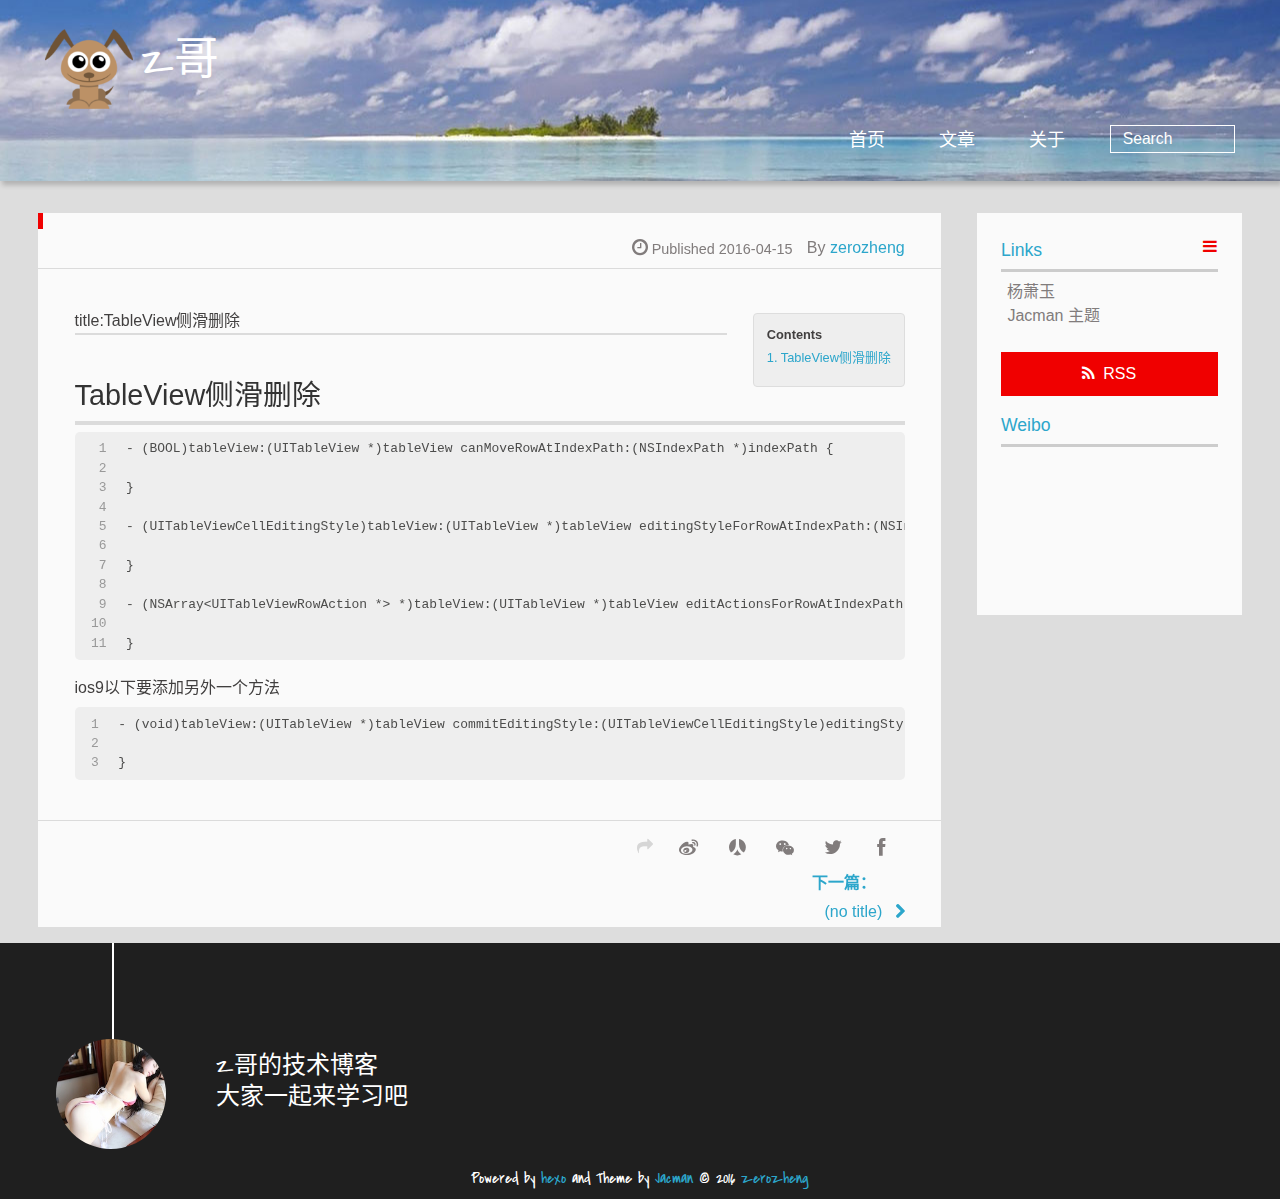
<file: 2016/04/15/TableView侧滑删除/index.html>
<!DOCTYPE HTML>
<html lang="zh-cn">
<head>
  <meta charset="UTF-8">
  
    <title>Z哥</title>
    <meta name="viewport" content="width=device-width, initial-scale=1,user-scalable=no">
    
    <meta name="author" content="zerozheng">
    

    
    <meta name="description" content="title:TableView侧滑删除

TableView侧滑删除
1234567891011- (BOOL)tableView:(UITableView *)tableView canMoveRowAtIndexPath:(NSIndexPath *)indexPath &amp;#123;&amp;#125;- (UITableViewCellEditingStyle)tableView:(UITableV">
<meta property="og:type" content="article">
<meta property="og:title" content="Z哥">
<meta property="og:url" content="http://yoursite.com/2016/04/15/TableView侧滑删除/index.html">
<meta property="og:site_name" content="Z哥">
<meta property="og:description" content="title:TableView侧滑删除

TableView侧滑删除
1234567891011- (BOOL)tableView:(UITableView *)tableView canMoveRowAtIndexPath:(NSIndexPath *)indexPath &amp;#123;&amp;#125;- (UITableViewCellEditingStyle)tableView:(UITableV">
<meta property="og:updated_time" content="2016-04-25T05:50:21.000Z">
<meta name="twitter:card" content="summary">
<meta name="twitter:title" content="Z哥">
<meta name="twitter:description" content="title:TableView侧滑删除

TableView侧滑删除
1234567891011- (BOOL)tableView:(UITableView *)tableView canMoveRowAtIndexPath:(NSIndexPath *)indexPath &amp;#123;&amp;#125;- (UITableViewCellEditingStyle)tableView:(UITableV">

    
    <link rel="alternative" href="/atom.xml" title="Z哥" type="application/atom+xml">
    
    
    <link rel="icon" href="/img/favicon.ico">
    
    
    <link rel="apple-touch-icon" href="/img/smallDog.jpg">
    <link rel="apple-touch-icon-precomposed" href="/img/smallDog.jpg">
    
    <link rel="stylesheet" href="/css/style.css">
</head>

  <body>
    <header>
      
<div>
		
			<div id="imglogo">
				<a href="/"><img src="/img/logo.png" alt="Z哥" title="Z哥"/></a>
			</div>
			
			<div id="textlogo">
				<h1 class="site-name"><a href="/" title="Z哥">Z哥</a></h1>
				<h2 class="blog-motto"></h2>
			</div>
			<div class="navbar"><a class="navbutton navmobile" href="#" title="Menu">
			</a></div>
			<nav class="animated">
				<ul>
					<ul>
					 
						<li><a href="/">首页</a></li>
					
						<li><a href="/archives">文章</a></li>
					
						<li><a href="/about">关于</a></li>
					
					<li>
 					
					<form class="search" action="//google.com/search" method="get" accept-charset="utf-8">
						<label>Search</label>
						<input type="search" id="search" name="q" autocomplete="off" maxlength="20" placeholder="Search" />
						<input type="hidden" name="q" value="site:yoursite.com">
					</form>
					
					</li>
				</ul>
			</nav>			
</div>
    </header>
    <div id="container">
      <div id="main" class="post" itemscope itemprop="blogPost">
  
	<article itemprop="articleBody"> 
		<header class="article-info clearfix">
  <h1 itemprop="name">
    
      <a href="/2016/04/15/TableView侧滑删除/" title="" itemprop="url"></a>
  </h1>
  <p class="article-author">By
       
		<a href="/about" title="zerozheng" target="_blank" itemprop="author">zerozheng</a>
		
  <p class="article-time">
    <time datetime="2016-04-15T05:13:39.000Z" itemprop="datePublished"> Published 2016-04-15</time>
    
  </p>
</header>
	<div class="article-content">
		
		<div id="toc" class="toc-article">
			<strong class="toc-title">Contents</strong>
		
			<ol class="toc"><li class="toc-item toc-level-1"><a class="toc-link" href="#TableView侧滑删除"><span class="toc-number">1.</span> <span class="toc-text">TableView侧滑删除</span></a></li></ol>
		
		</div>
		
		<p>title:TableView侧滑删除</p>
<hr>
<h1 id="TableView侧滑删除"><a href="#TableView侧滑删除" class="headerlink" title="TableView侧滑删除"></a>TableView侧滑删除</h1><hr>
<figure class="highlight plain"><table><tr><td class="gutter"><pre><span class="line">1</span><br><span class="line">2</span><br><span class="line">3</span><br><span class="line">4</span><br><span class="line">5</span><br><span class="line">6</span><br><span class="line">7</span><br><span class="line">8</span><br><span class="line">9</span><br><span class="line">10</span><br><span class="line">11</span><br></pre></td><td class="code"><pre><span class="line">- (BOOL)tableView:(UITableView *)tableView canMoveRowAtIndexPath:(NSIndexPath *)indexPath &#123;</span><br><span class="line"></span><br><span class="line">&#125;</span><br><span class="line"></span><br><span class="line">- (UITableViewCellEditingStyle)tableView:(UITableView *)tableView editingStyleForRowAtIndexPath:(NSIndexPath *)indexPath &#123;</span><br><span class="line"></span><br><span class="line">&#125;</span><br><span class="line"></span><br><span class="line">- (NSArray&lt;UITableViewRowAction *&gt; *)tableView:(UITableView *)tableView editActionsForRowAtIndexPath:(NSIndexPath *)indexPath &#123;</span><br><span class="line"></span><br><span class="line">&#125;</span><br></pre></td></tr></table></figure>
<p>ios9以下要添加另外一个方法<br><figure class="highlight plain"><table><tr><td class="gutter"><pre><span class="line">1</span><br><span class="line">2</span><br><span class="line">3</span><br></pre></td><td class="code"><pre><span class="line">- (void)tableView:(UITableView *)tableView commitEditingStyle:(UITableViewCellEditingStyle)editingStyle forRowAtIndexPath:(NSIndexPath *)indexPath&#123;</span><br><span class="line"></span><br><span class="line">&#125;</span><br></pre></td></tr></table></figure></p>
  
	</div>
		<footer class="article-footer clearfix">
<div class="article-catetags">


</div>



	<div class="article-share" id="share">
	
	  <div data-url="http://yoursite.com/2016/04/15/TableView侧滑删除/" data-title="Z哥" data-tsina="null" class="share clearfix">
	  </div>
	
	</div>


</footer>

   	       
	</article>
	
<nav class="article-nav clearfix">
 

<div class="next">
<a href="/2016/04/15/ios知名网站/"  title="">
 <strong>下一篇：</strong><br/> 
 <span>(no title)
</span>
</a>
</div>

</nav>

	

</div>  
      <div class="openaside"><a class="navbutton" href="#" title="Show Sidebar"></a></div>

  <div id="toc" class="toc-aside">
  <strong class="toc-title">Contents</strong>
 
 <ol class="toc"><li class="toc-item toc-level-1"><a class="toc-link" href="#TableView侧滑删除"><span class="toc-number">1.</span> <span class="toc-text">TableView侧滑删除</span></a></li></ol>
 
  </div>

<div id="asidepart">
<div class="closeaside"><a class="closebutton" href="#" title="Hide Sidebar"></a></div>
<aside class="clearfix">

  


  

  

  <div class="linkslist">
  <p class="asidetitle">Links</p>
    <ul>
        
          <li>
            
            	<a href="http://yulingtianxia.com" target="_blank" title="杨萧玉">杨萧玉</a>
            
          </li>
        
          <li>
            
            	<a href="http://wuchong.me/blog/2014/11/20/how-to-use-jacman/" target="_blank" title="Jacman 主题">Jacman 主题</a>
            
          </li>
        
    </ul>
</div>

  


  <div class="rsspart">
	<a href="/atom.xml" target="_blank" title="rss">RSS</a>
</div>

  <div class="weiboshow">
  <p class="asidetitle">Weibo</p>
    <iframe width="100%" height="119" class="share_self"  frameborder="0" scrolling="no" src="http://widget.weibo.com/weiboshow/index.php?language=&width=0&height=119&fansRow=2&ptype=1&speed=0&skin=9&isTitle=1&noborder=1&isWeibo=0&isFans=0&uid=null&verifier=&dpc=1"></iframe>
</div>


</aside>
</div>
    </div>
    <footer><div id="footer" >
	
	<div class="line">
		<span></span>
		<div class="author"></div>
	</div>
	
	
	<section class="info">
		<p> Z哥的技术博客 <br/>
			大家一起来学习吧</p>
	</section>
	 
	<div class="social-font" class="clearfix">
		
		
		
		
		
		
		
		
		
		
	</div>
			
		

		<p class="copyright">
		Powered by <a href="http://hexo.io" target="_blank" title="hexo">hexo</a> and Theme by <a href="https://github.com/wuchong/jacman" target="_blank" title="Jacman">Jacman</a> © 2016 
		
		<a href="/about" target="_blank" title="zerozheng">zerozheng</a>
		
		
		</p>
</div>
</footer>
    <script src="/js/jquery-2.0.3.min.js"></script>
<script src="/js/jquery.imagesloaded.min.js"></script>
<script src="/js/gallery.js"></script>
<script src="/js/jquery.qrcode-0.12.0.min.js"></script>

<script type="text/javascript">
$(document).ready(function(){ 
  $('.navbar').click(function(){
    $('header nav').toggleClass('shownav');
  });
  var myWidth = 0;
  function getSize(){
    if( typeof( window.innerWidth ) == 'number' ) {
      myWidth = window.innerWidth;
    } else if( document.documentElement && document.documentElement.clientWidth) {
      myWidth = document.documentElement.clientWidth;
    };
  };
  var m = $('#main'),
      a = $('#asidepart'),
      c = $('.closeaside'),
      o = $('.openaside');
  c.click(function(){
    a.addClass('fadeOut').css('display', 'none');
    o.css('display', 'block').addClass('fadeIn');
    m.addClass('moveMain');
  });
  o.click(function(){
    o.css('display', 'none').removeClass('beforeFadeIn');
    a.css('display', 'block').removeClass('fadeOut').addClass('fadeIn');      
    m.removeClass('moveMain');
  });
  $(window).scroll(function(){
    o.css("top",Math.max(80,260-$(this).scrollTop()));
  });
  
  $(window).resize(function(){
    getSize(); 
    if (myWidth >= 1024) {
      $('header nav').removeClass('shownav');
    }else{
      m.removeClass('moveMain');
      a.css('display', 'block').removeClass('fadeOut');
      o.css('display', 'none');
      
      $('#toc.toc-aside').css('display', 'none');
        
    }
  });
});
</script>

<script type="text/javascript">
$(document).ready(function(){ 
  var ai = $('.article-content>iframe'),
      ae = $('.article-content>embed'),
      t  = $('#toc'),
      ta = $('#toc.toc-aside'),
      o  = $('.openaside'),
      c  = $('.closeaside');
  if(ai.length>0){
    ai.wrap('<div class="video-container" />');
  };
  if(ae.length>0){
   ae.wrap('<div class="video-container" />');
  };
  c.click(function(){
    ta.css('display', 'block').addClass('fadeIn');
  });
  o.click(function(){
    ta.css('display', 'none');
  });
  $(window).scroll(function(){
    ta.css("top",Math.max(140,320-$(this).scrollTop()));
  });
});
</script>


<script type="text/javascript">
$(document).ready(function(){ 
  var $this = $('.share'),
      url = $this.attr('data-url'),
      encodedUrl = encodeURIComponent(url),
      title = $this.attr('data-title'),
      tsina = $this.attr('data-tsina'),
      description = $this.attr('description');
  var html = [
  '<div class="hoverqrcode clearfix"></div>',
  '<a class="overlay" id="qrcode"></a>',
  '<a href="https://www.facebook.com/sharer.php?u=' + encodedUrl + '" class="article-share-facebook" target="_blank" title="Facebook"></a>',
  '<a href="https://twitter.com/intent/tweet?url=' + encodedUrl + '" class="article-share-twitter" target="_blank" title="Twitter"></a>',
  '<a href="#qrcode" class="article-share-qrcode" title="微信"></a>',
  '<a href="http://widget.renren.com/dialog/share?resourceUrl=' + encodedUrl + '&srcUrl=' + encodedUrl + '&title=' + title +'" class="article-share-renren" target="_blank" title="人人"></a>',
  '<a href="http://service.weibo.com/share/share.php?title='+title+'&url='+encodedUrl +'&ralateUid='+ tsina +'&searchPic=true&style=number' +'" class="article-share-weibo" target="_blank" title="微博"></a>',
  '<span title="Share to"></span>'
  ].join('');
  $this.append(html);

  $('.hoverqrcode').hide();

  var myWidth = 0;
  function updatehoverqrcode(){
    if( typeof( window.innerWidth ) == 'number' ) {
      myWidth = window.innerWidth;
    } else if( document.documentElement && document.documentElement.clientWidth) {
      myWidth = document.documentElement.clientWidth;
    };
    var qrsize = myWidth > 1024 ? 200:100;
    var options = {render: 'image', size: qrsize, fill: '#2ca6cb', text: url, radius: 0.5, quiet: 1};
    var p = $('.article-share-qrcode').position();
    $('.hoverqrcode').empty().css('width', qrsize).css('height', qrsize)
                          .css('left', p.left-qrsize/2+20).css('top', p.top-qrsize-10)
                          .qrcode(options);
  };
  $(window).resize(function(){
    $('.hoverqrcode').hide();
  });
  $('.article-share-qrcode').click(function(){
    updatehoverqrcode();
    $('.hoverqrcode').toggle();
  });
  $('.article-share-qrcode').hover(function(){}, function(){
      $('.hoverqrcode').hide();
  });
});   
</script>









<link rel="stylesheet" href="/fancybox/jquery.fancybox.css" media="screen" type="text/css">
<script src="/fancybox/jquery.fancybox.pack.js"></script>
<script type="text/javascript">
$(document).ready(function(){ 
  $('.article-content').each(function(i){
    $(this).find('img').each(function(){
      if ($(this).parent().hasClass('fancybox')) return;
      var alt = this.alt;
      if (alt) $(this).after('<span class="caption">' + alt + '</span>');
      $(this).wrap('<a href="' + this.src + '" title="' + alt + '" class="fancybox"></a>');
    });
    $(this).find('.fancybox').each(function(){
      $(this).attr('rel', 'article' + i);
    });
  });
  if($.fancybox){
    $('.fancybox').fancybox();
  }
}); 
</script>



<!-- Analytics Begin -->



<script>
var _hmt = _hmt || [];
(function() {
  var hm = document.createElement("script");
  hm.src = "//hm.baidu.com/hm.js?e6d1f421bbc9962127a50488f9ed37d1";
  var s = document.getElementsByTagName("script")[0]; 
  s.parentNode.insertBefore(hm, s);
})();
</script>



<!-- Analytics End -->

<!-- Totop Begin -->

	<div id="totop">
	<a title="Back to Top"><img src="/img/scrollup.png"/></a>
	</div>
	<script src="/js/totop.js"></script>

<!-- Totop End -->

<!-- MathJax Begin -->
<!-- mathjax config similar to math.stackexchange -->


<!-- MathJax End -->

<!-- Tiny_search Begin -->

<!-- Tiny_search End -->

  </body>
</html>
</file>
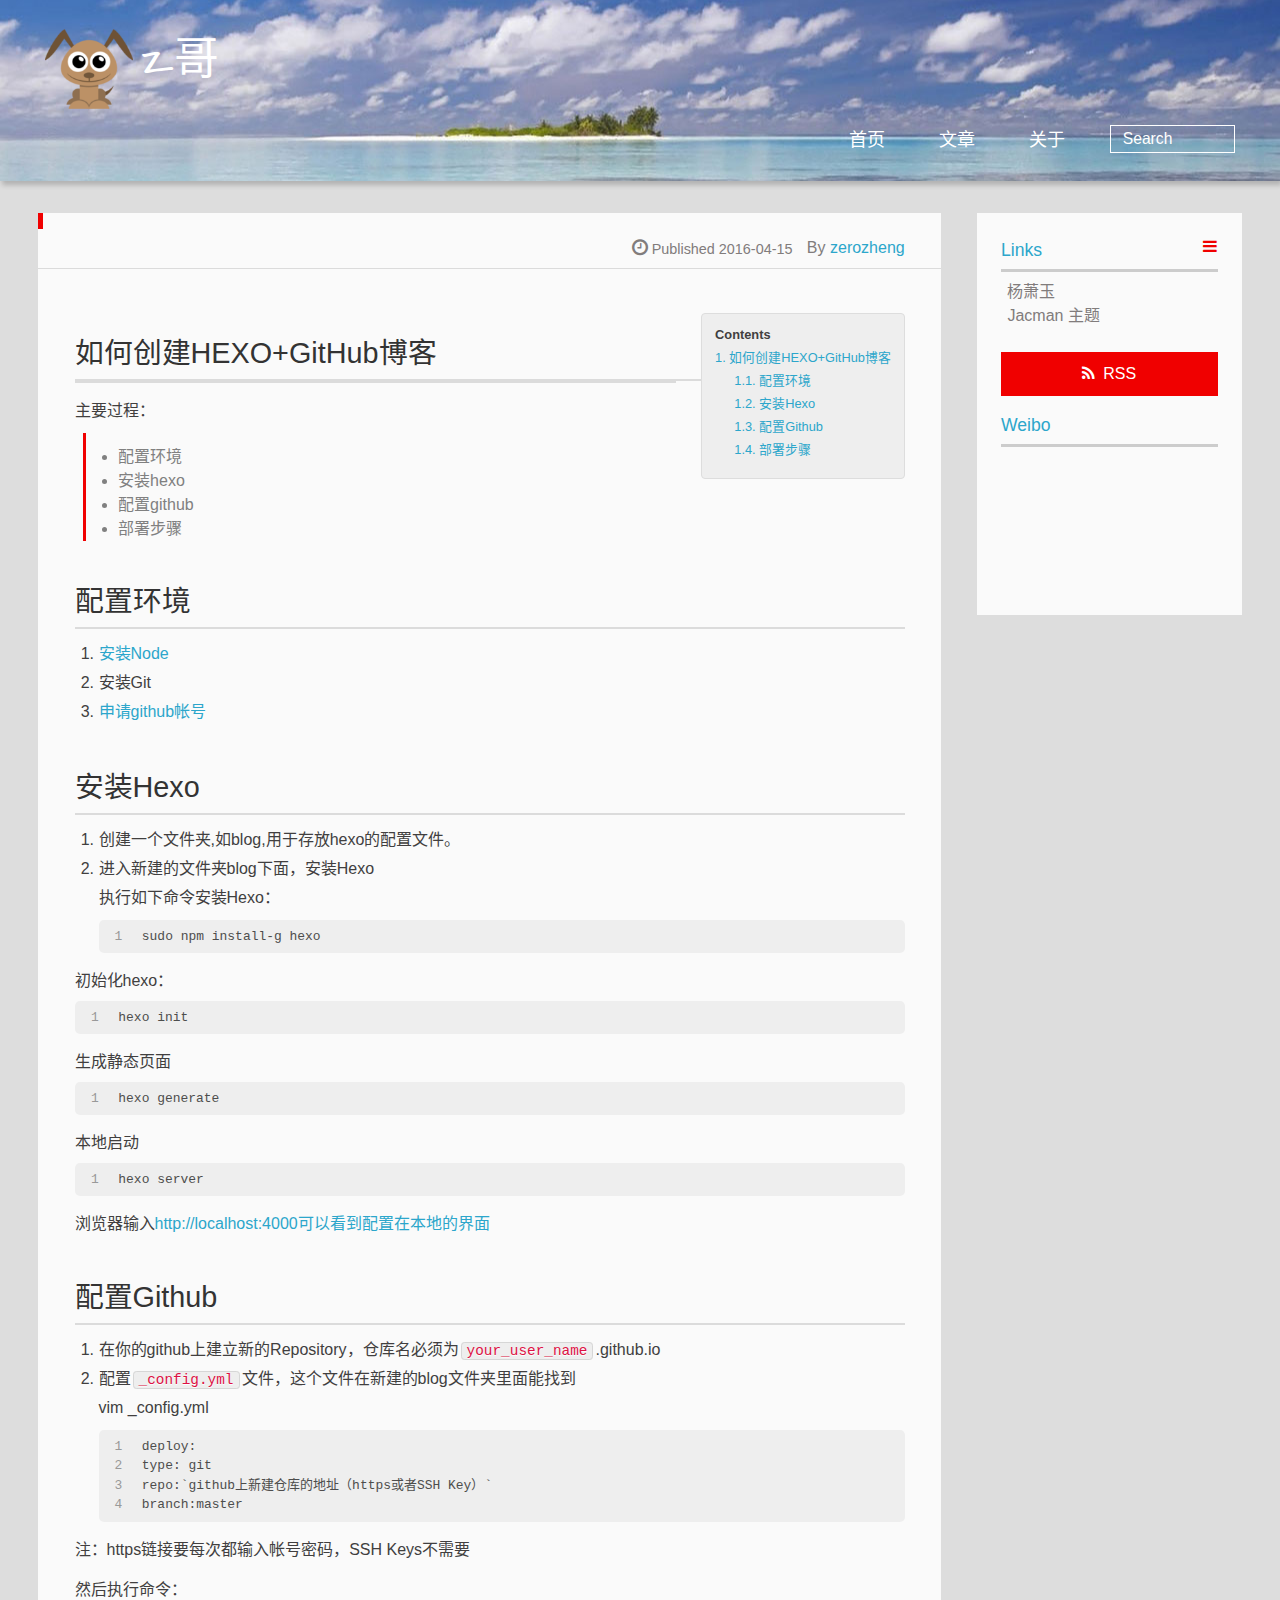
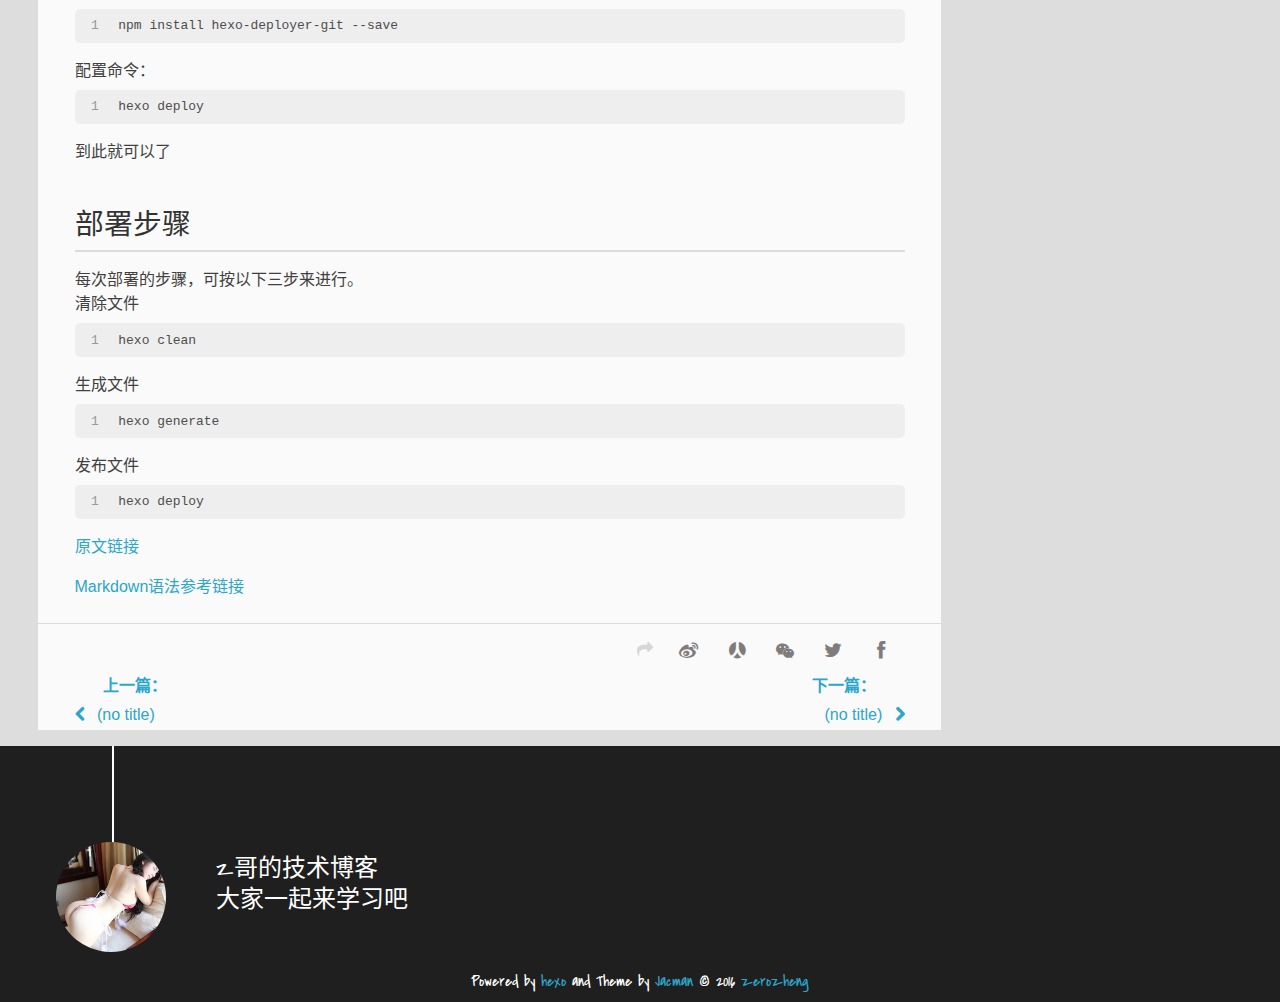
<file: 2016/04/15/如何创建HEXO+GitHub博客/index.html>
<!DOCTYPE HTML>
<html lang="zh-cn">
<head>
  <meta charset="UTF-8">
  
    <title>Z哥</title>
    <meta name="viewport" content="width=device-width, initial-scale=1,user-scalable=no">
    
    <meta name="author" content="zerozheng">
    

    
    <meta name="description" content="如何创建HEXO+GitHub博客
主要过程：


配置环境
安装hexo
配置github
部署步骤


配置环境
安装Node
安装Git
申请github帐号

安装Hexo
创建一个文件夹,如blog,用于存放hexo的配置文件。
进入新建的文件夹blog下面，安装Hexo执行如下命令安装Hexo：1sudo npm install-g hexo


初始化hexo：1hexo init">
<meta property="og:type" content="article">
<meta property="og:title" content="Z哥">
<meta property="og:url" content="http://yoursite.com/2016/04/15/如何创建HEXO+GitHub博客/index.html">
<meta property="og:site_name" content="Z哥">
<meta property="og:description" content="如何创建HEXO+GitHub博客
主要过程：


配置环境
安装hexo
配置github
部署步骤


配置环境
安装Node
安装Git
申请github帐号

安装Hexo
创建一个文件夹,如blog,用于存放hexo的配置文件。
进入新建的文件夹blog下面，安装Hexo执行如下命令安装Hexo：1sudo npm install-g hexo


初始化hexo：1hexo init">
<meta property="og:updated_time" content="2016-04-18T11:55:46.000Z">
<meta name="twitter:card" content="summary">
<meta name="twitter:title" content="Z哥">
<meta name="twitter:description" content="如何创建HEXO+GitHub博客
主要过程：


配置环境
安装hexo
配置github
部署步骤


配置环境
安装Node
安装Git
申请github帐号

安装Hexo
创建一个文件夹,如blog,用于存放hexo的配置文件。
进入新建的文件夹blog下面，安装Hexo执行如下命令安装Hexo：1sudo npm install-g hexo


初始化hexo：1hexo init">

    
    <link rel="alternative" href="/atom.xml" title="Z哥" type="application/atom+xml">
    
    
    <link rel="icon" href="/img/favicon.ico">
    
    
    <link rel="apple-touch-icon" href="/img/smallDog.jpg">
    <link rel="apple-touch-icon-precomposed" href="/img/smallDog.jpg">
    
    <link rel="stylesheet" href="/css/style.css">
</head>

  <body>
    <header>
      
<div>
		
			<div id="imglogo">
				<a href="/"><img src="/img/logo.png" alt="Z哥" title="Z哥"/></a>
			</div>
			
			<div id="textlogo">
				<h1 class="site-name"><a href="/" title="Z哥">Z哥</a></h1>
				<h2 class="blog-motto"></h2>
			</div>
			<div class="navbar"><a class="navbutton navmobile" href="#" title="Menu">
			</a></div>
			<nav class="animated">
				<ul>
					<ul>
					 
						<li><a href="/">首页</a></li>
					
						<li><a href="/archives">文章</a></li>
					
						<li><a href="/about">关于</a></li>
					
					<li>
 					
					<form class="search" action="//google.com/search" method="get" accept-charset="utf-8">
						<label>Search</label>
						<input type="search" id="search" name="q" autocomplete="off" maxlength="20" placeholder="Search" />
						<input type="hidden" name="q" value="site:yoursite.com">
					</form>
					
					</li>
				</ul>
			</nav>			
</div>
    </header>
    <div id="container">
      <div id="main" class="post" itemscope itemprop="blogPost">
  
	<article itemprop="articleBody"> 
		<header class="article-info clearfix">
  <h1 itemprop="name">
    
      <a href="/2016/04/15/如何创建HEXO+GitHub博客/" title="" itemprop="url"></a>
  </h1>
  <p class="article-author">By
       
		<a href="/about" title="zerozheng" target="_blank" itemprop="author">zerozheng</a>
		
  <p class="article-time">
    <time datetime="2016-04-15T05:13:39.000Z" itemprop="datePublished"> Published 2016-04-15</time>
    
  </p>
</header>
	<div class="article-content">
		
		<div id="toc" class="toc-article">
			<strong class="toc-title">Contents</strong>
		
			<ol class="toc"><li class="toc-item toc-level-1"><a class="toc-link" href="#如何创建HEXO-GitHub博客"><span class="toc-number">1.</span> <span class="toc-text">如何创建HEXO+GitHub博客</span></a><ol class="toc-child"><li class="toc-item toc-level-2"><a class="toc-link" href="#配置环境"><span class="toc-number">1.1.</span> <span class="toc-text">配置环境</span></a></li><li class="toc-item toc-level-2"><a class="toc-link" href="#安装Hexo"><span class="toc-number">1.2.</span> <span class="toc-text">安装Hexo</span></a></li><li class="toc-item toc-level-2"><a class="toc-link" href="#配置Github"><span class="toc-number">1.3.</span> <span class="toc-text">配置Github</span></a></li><li class="toc-item toc-level-2"><a class="toc-link" href="#部署步骤"><span class="toc-number">1.4.</span> <span class="toc-text">部署步骤</span></a></li></ol></li></ol>
		
		</div>
		
		<h1 id="如何创建HEXO-GitHub博客"><a href="#如何创建HEXO-GitHub博客" class="headerlink" title="如何创建HEXO+GitHub博客"></a>如何创建HEXO+GitHub博客</h1><hr>
<p>主要过程：</p>
<blockquote>
<ul>
<li>配置环境</li>
<li>安装hexo</li>
<li>配置github</li>
<li>部署步骤</li>
</ul>
</blockquote>
<h2 id="配置环境"><a href="#配置环境" class="headerlink" title="配置环境"></a>配置环境</h2><ol>
<li><a href="https://nodejs.org" target="_blank" rel="external">安装Node</a></li>
<li>安装Git</li>
<li><a href="https://github.com/" target="_blank" rel="external">申请github帐号</a></li>
</ol>
<h2 id="安装Hexo"><a href="#安装Hexo" class="headerlink" title="安装Hexo"></a>安装Hexo</h2><ol>
<li>创建一个文件夹,如blog,用于存放hexo的配置文件。</li>
<li>进入新建的文件夹blog下面，安装Hexo<br>执行如下命令安装Hexo：<figure class="highlight plain"><table><tr><td class="gutter"><pre><span class="line">1</span><br></pre></td><td class="code"><pre><span class="line">sudo npm install-g hexo</span><br></pre></td></tr></table></figure>
</li>
</ol>
<p>初始化hexo：<br><figure class="highlight plain"><table><tr><td class="gutter"><pre><span class="line">1</span><br></pre></td><td class="code"><pre><span class="line">hexo init</span><br></pre></td></tr></table></figure></p>
<p>生成静态页面<br><figure class="highlight plain"><table><tr><td class="gutter"><pre><span class="line">1</span><br></pre></td><td class="code"><pre><span class="line">hexo generate</span><br></pre></td></tr></table></figure></p>
<p>本地启动<br><figure class="highlight plain"><table><tr><td class="gutter"><pre><span class="line">1</span><br></pre></td><td class="code"><pre><span class="line">hexo server</span><br></pre></td></tr></table></figure></p>
<p>浏览器输入<a href="http://localhost:4000可以看到配置在本地的界面" target="_blank" rel="external">http://localhost:4000可以看到配置在本地的界面</a></p>
<h2 id="配置Github"><a href="#配置Github" class="headerlink" title="配置Github"></a>配置Github</h2><ol>
<li>在你的github上建立新的Repository，仓库名必须为<code>your_user_name</code>.github.io</li>
<li>配置<code>_config.yml</code>文件，这个文件在新建的blog文件夹里面能找到<br>vim _config.yml<figure class="highlight plain"><table><tr><td class="gutter"><pre><span class="line">1</span><br><span class="line">2</span><br><span class="line">3</span><br><span class="line">4</span><br></pre></td><td class="code"><pre><span class="line">deploy:</span><br><span class="line">type: git</span><br><span class="line">repo:`github上新建仓库的地址（https或者SSH Key）`</span><br><span class="line">branch:master</span><br></pre></td></tr></table></figure>
</li>
</ol>
<p>注：https链接要每次都输入帐号密码，SSH Keys不需要</p>
<p>然后执行命令：<br><figure class="highlight plain"><table><tr><td class="gutter"><pre><span class="line">1</span><br></pre></td><td class="code"><pre><span class="line">npm install hexo-deployer-git --save</span><br></pre></td></tr></table></figure></p>
<p>配置命令：<br><figure class="highlight plain"><table><tr><td class="gutter"><pre><span class="line">1</span><br></pre></td><td class="code"><pre><span class="line">hexo deploy</span><br></pre></td></tr></table></figure></p>
<p>到此就可以了</p>
<h2 id="部署步骤"><a href="#部署步骤" class="headerlink" title="部署步骤"></a>部署步骤</h2><p>每次部署的步骤，可按以下三步来进行。<br>清除文件<br><figure class="highlight plain"><table><tr><td class="gutter"><pre><span class="line">1</span><br></pre></td><td class="code"><pre><span class="line">hexo clean</span><br></pre></td></tr></table></figure></p>
<p>生成文件<br><figure class="highlight plain"><table><tr><td class="gutter"><pre><span class="line">1</span><br></pre></td><td class="code"><pre><span class="line">hexo generate</span><br></pre></td></tr></table></figure></p>
<p>发布文件<br><figure class="highlight plain"><table><tr><td class="gutter"><pre><span class="line">1</span><br></pre></td><td class="code"><pre><span class="line">hexo deploy</span><br></pre></td></tr></table></figure></p>
<p><a href="http://www.jianshu.com/p/465830080ea9" target="_blank" rel="external">原文链接</a></p>
<p><a href="https://www.zybuluo.com/mdeditor" target="_blank" rel="external">Markdown语法参考链接</a></p>
  
	</div>
		<footer class="article-footer clearfix">
<div class="article-catetags">


</div>



	<div class="article-share" id="share">
	
	  <div data-url="http://yoursite.com/2016/04/15/如何创建HEXO+GitHub博客/" data-title="Z哥" data-tsina="null" class="share clearfix">
	  </div>
	
	</div>


</footer>

   	       
	</article>
	
<nav class="article-nav clearfix">
 
 <div class="prev" >
 <a href="/2016/04/15/ios跳转到系统设置/" title="">
  <strong>上一篇：</strong><br/>
  <span>
  (no title)</span>
</a>
</div>


<div class="next">
<a href="/2016/04/15/科学著作/"  title="">
 <strong>下一篇：</strong><br/> 
 <span>(no title)
</span>
</a>
</div>

</nav>

	

</div>  
      <div class="openaside"><a class="navbutton" href="#" title="Show Sidebar"></a></div>

  <div id="toc" class="toc-aside">
  <strong class="toc-title">Contents</strong>
 
 <ol class="toc"><li class="toc-item toc-level-1"><a class="toc-link" href="#如何创建HEXO-GitHub博客"><span class="toc-number">1.</span> <span class="toc-text">如何创建HEXO+GitHub博客</span></a><ol class="toc-child"><li class="toc-item toc-level-2"><a class="toc-link" href="#配置环境"><span class="toc-number">1.1.</span> <span class="toc-text">配置环境</span></a></li><li class="toc-item toc-level-2"><a class="toc-link" href="#安装Hexo"><span class="toc-number">1.2.</span> <span class="toc-text">安装Hexo</span></a></li><li class="toc-item toc-level-2"><a class="toc-link" href="#配置Github"><span class="toc-number">1.3.</span> <span class="toc-text">配置Github</span></a></li><li class="toc-item toc-level-2"><a class="toc-link" href="#部署步骤"><span class="toc-number">1.4.</span> <span class="toc-text">部署步骤</span></a></li></ol></li></ol>
 
  </div>

<div id="asidepart">
<div class="closeaside"><a class="closebutton" href="#" title="Hide Sidebar"></a></div>
<aside class="clearfix">

  


  

  

  <div class="linkslist">
  <p class="asidetitle">Links</p>
    <ul>
        
          <li>
            
            	<a href="http://yulingtianxia.com" target="_blank" title="杨萧玉">杨萧玉</a>
            
          </li>
        
          <li>
            
            	<a href="http://wuchong.me/blog/2014/11/20/how-to-use-jacman/" target="_blank" title="Jacman 主题">Jacman 主题</a>
            
          </li>
        
    </ul>
</div>

  


  <div class="rsspart">
	<a href="/atom.xml" target="_blank" title="rss">RSS</a>
</div>

  <div class="weiboshow">
  <p class="asidetitle">Weibo</p>
    <iframe width="100%" height="119" class="share_self"  frameborder="0" scrolling="no" src="http://widget.weibo.com/weiboshow/index.php?language=&width=0&height=119&fansRow=2&ptype=1&speed=0&skin=9&isTitle=1&noborder=1&isWeibo=0&isFans=0&uid=null&verifier=&dpc=1"></iframe>
</div>


</aside>
</div>
    </div>
    <footer><div id="footer" >
	
	<div class="line">
		<span></span>
		<div class="author"></div>
	</div>
	
	
	<section class="info">
		<p> Z哥的技术博客 <br/>
			大家一起来学习吧</p>
	</section>
	 
	<div class="social-font" class="clearfix">
		
		
		
		
		
		
		
		
		
		
	</div>
			
		

		<p class="copyright">
		Powered by <a href="http://hexo.io" target="_blank" title="hexo">hexo</a> and Theme by <a href="https://github.com/wuchong/jacman" target="_blank" title="Jacman">Jacman</a> © 2016 
		
		<a href="/about" target="_blank" title="zerozheng">zerozheng</a>
		
		
		</p>
</div>
</footer>
    <script src="/js/jquery-2.0.3.min.js"></script>
<script src="/js/jquery.imagesloaded.min.js"></script>
<script src="/js/gallery.js"></script>
<script src="/js/jquery.qrcode-0.12.0.min.js"></script>

<script type="text/javascript">
$(document).ready(function(){ 
  $('.navbar').click(function(){
    $('header nav').toggleClass('shownav');
  });
  var myWidth = 0;
  function getSize(){
    if( typeof( window.innerWidth ) == 'number' ) {
      myWidth = window.innerWidth;
    } else if( document.documentElement && document.documentElement.clientWidth) {
      myWidth = document.documentElement.clientWidth;
    };
  };
  var m = $('#main'),
      a = $('#asidepart'),
      c = $('.closeaside'),
      o = $('.openaside');
  c.click(function(){
    a.addClass('fadeOut').css('display', 'none');
    o.css('display', 'block').addClass('fadeIn');
    m.addClass('moveMain');
  });
  o.click(function(){
    o.css('display', 'none').removeClass('beforeFadeIn');
    a.css('display', 'block').removeClass('fadeOut').addClass('fadeIn');      
    m.removeClass('moveMain');
  });
  $(window).scroll(function(){
    o.css("top",Math.max(80,260-$(this).scrollTop()));
  });
  
  $(window).resize(function(){
    getSize(); 
    if (myWidth >= 1024) {
      $('header nav').removeClass('shownav');
    }else{
      m.removeClass('moveMain');
      a.css('display', 'block').removeClass('fadeOut');
      o.css('display', 'none');
      
      $('#toc.toc-aside').css('display', 'none');
        
    }
  });
});
</script>

<script type="text/javascript">
$(document).ready(function(){ 
  var ai = $('.article-content>iframe'),
      ae = $('.article-content>embed'),
      t  = $('#toc'),
      ta = $('#toc.toc-aside'),
      o  = $('.openaside'),
      c  = $('.closeaside');
  if(ai.length>0){
    ai.wrap('<div class="video-container" />');
  };
  if(ae.length>0){
   ae.wrap('<div class="video-container" />');
  };
  c.click(function(){
    ta.css('display', 'block').addClass('fadeIn');
  });
  o.click(function(){
    ta.css('display', 'none');
  });
  $(window).scroll(function(){
    ta.css("top",Math.max(140,320-$(this).scrollTop()));
  });
});
</script>


<script type="text/javascript">
$(document).ready(function(){ 
  var $this = $('.share'),
      url = $this.attr('data-url'),
      encodedUrl = encodeURIComponent(url),
      title = $this.attr('data-title'),
      tsina = $this.attr('data-tsina'),
      description = $this.attr('description');
  var html = [
  '<div class="hoverqrcode clearfix"></div>',
  '<a class="overlay" id="qrcode"></a>',
  '<a href="https://www.facebook.com/sharer.php?u=' + encodedUrl + '" class="article-share-facebook" target="_blank" title="Facebook"></a>',
  '<a href="https://twitter.com/intent/tweet?url=' + encodedUrl + '" class="article-share-twitter" target="_blank" title="Twitter"></a>',
  '<a href="#qrcode" class="article-share-qrcode" title="微信"></a>',
  '<a href="http://widget.renren.com/dialog/share?resourceUrl=' + encodedUrl + '&srcUrl=' + encodedUrl + '&title=' + title +'" class="article-share-renren" target="_blank" title="人人"></a>',
  '<a href="http://service.weibo.com/share/share.php?title='+title+'&url='+encodedUrl +'&ralateUid='+ tsina +'&searchPic=true&style=number' +'" class="article-share-weibo" target="_blank" title="微博"></a>',
  '<span title="Share to"></span>'
  ].join('');
  $this.append(html);

  $('.hoverqrcode').hide();

  var myWidth = 0;
  function updatehoverqrcode(){
    if( typeof( window.innerWidth ) == 'number' ) {
      myWidth = window.innerWidth;
    } else if( document.documentElement && document.documentElement.clientWidth) {
      myWidth = document.documentElement.clientWidth;
    };
    var qrsize = myWidth > 1024 ? 200:100;
    var options = {render: 'image', size: qrsize, fill: '#2ca6cb', text: url, radius: 0.5, quiet: 1};
    var p = $('.article-share-qrcode').position();
    $('.hoverqrcode').empty().css('width', qrsize).css('height', qrsize)
                          .css('left', p.left-qrsize/2+20).css('top', p.top-qrsize-10)
                          .qrcode(options);
  };
  $(window).resize(function(){
    $('.hoverqrcode').hide();
  });
  $('.article-share-qrcode').click(function(){
    updatehoverqrcode();
    $('.hoverqrcode').toggle();
  });
  $('.article-share-qrcode').hover(function(){}, function(){
      $('.hoverqrcode').hide();
  });
});   
</script>









<link rel="stylesheet" href="/fancybox/jquery.fancybox.css" media="screen" type="text/css">
<script src="/fancybox/jquery.fancybox.pack.js"></script>
<script type="text/javascript">
$(document).ready(function(){ 
  $('.article-content').each(function(i){
    $(this).find('img').each(function(){
      if ($(this).parent().hasClass('fancybox')) return;
      var alt = this.alt;
      if (alt) $(this).after('<span class="caption">' + alt + '</span>');
      $(this).wrap('<a href="' + this.src + '" title="' + alt + '" class="fancybox"></a>');
    });
    $(this).find('.fancybox').each(function(){
      $(this).attr('rel', 'article' + i);
    });
  });
  if($.fancybox){
    $('.fancybox').fancybox();
  }
}); 
</script>



<!-- Analytics Begin -->



<script>
var _hmt = _hmt || [];
(function() {
  var hm = document.createElement("script");
  hm.src = "//hm.baidu.com/hm.js?e6d1f421bbc9962127a50488f9ed37d1";
  var s = document.getElementsByTagName("script")[0]; 
  s.parentNode.insertBefore(hm, s);
})();
</script>



<!-- Analytics End -->

<!-- Totop Begin -->

	<div id="totop">
	<a title="Back to Top"><img src="/img/scrollup.png"/></a>
	</div>
	<script src="/js/totop.js"></script>

<!-- Totop End -->

<!-- MathJax Begin -->
<!-- mathjax config similar to math.stackexchange -->


<!-- MathJax End -->

<!-- Tiny_search Begin -->

<!-- Tiny_search End -->

  </body>
</html>
</file>
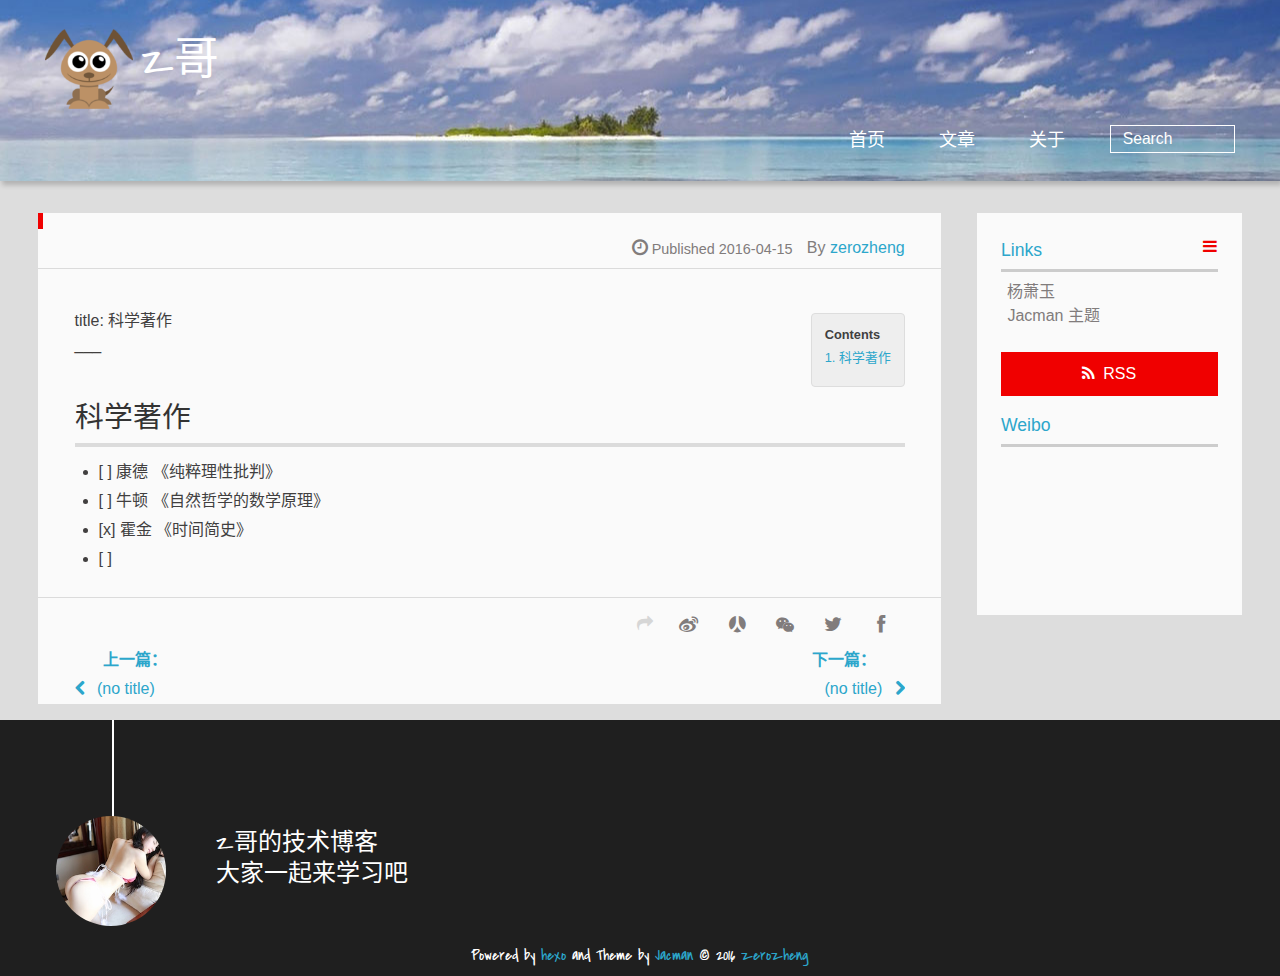
<file: 2016/04/15/科学著作/index.html>
<!DOCTYPE HTML>
<html lang="zh-cn">
<head>
  <meta charset="UTF-8">
  
    <title>Z哥</title>
    <meta name="viewport" content="width=device-width, initial-scale=1,user-scalable=no">
    
    <meta name="author" content="zerozheng">
    

    
    <meta name="description" content="title: 科学著作___
科学著作

[ ] 康德 《纯粹理性批判》
[ ] 牛顿 《自然哲学的数学原理》
[x] 霍金 《时间简史》
[ ]">
<meta property="og:type" content="article">
<meta property="og:title" content="Z哥">
<meta property="og:url" content="http://yoursite.com/2016/04/15/科学著作/index.html">
<meta property="og:site_name" content="Z哥">
<meta property="og:description" content="title: 科学著作___
科学著作

[ ] 康德 《纯粹理性批判》
[ ] 牛顿 《自然哲学的数学原理》
[x] 霍金 《时间简史》
[ ]">
<meta property="og:updated_time" content="2016-04-25T06:00:29.000Z">
<meta name="twitter:card" content="summary">
<meta name="twitter:title" content="Z哥">
<meta name="twitter:description" content="title: 科学著作___
科学著作

[ ] 康德 《纯粹理性批判》
[ ] 牛顿 《自然哲学的数学原理》
[x] 霍金 《时间简史》
[ ]">

    
    <link rel="alternative" href="/atom.xml" title="Z哥" type="application/atom+xml">
    
    
    <link rel="icon" href="/img/favicon.ico">
    
    
    <link rel="apple-touch-icon" href="/img/smallDog.jpg">
    <link rel="apple-touch-icon-precomposed" href="/img/smallDog.jpg">
    
    <link rel="stylesheet" href="/css/style.css">
</head>

  <body>
    <header>
      
<div>
		
			<div id="imglogo">
				<a href="/"><img src="/img/logo.png" alt="Z哥" title="Z哥"/></a>
			</div>
			
			<div id="textlogo">
				<h1 class="site-name"><a href="/" title="Z哥">Z哥</a></h1>
				<h2 class="blog-motto"></h2>
			</div>
			<div class="navbar"><a class="navbutton navmobile" href="#" title="Menu">
			</a></div>
			<nav class="animated">
				<ul>
					<ul>
					 
						<li><a href="/">首页</a></li>
					
						<li><a href="/archives">文章</a></li>
					
						<li><a href="/about">关于</a></li>
					
					<li>
 					
					<form class="search" action="//google.com/search" method="get" accept-charset="utf-8">
						<label>Search</label>
						<input type="search" id="search" name="q" autocomplete="off" maxlength="20" placeholder="Search" />
						<input type="hidden" name="q" value="site:yoursite.com">
					</form>
					
					</li>
				</ul>
			</nav>			
</div>
    </header>
    <div id="container">
      <div id="main" class="post" itemscope itemprop="blogPost">
  
	<article itemprop="articleBody"> 
		<header class="article-info clearfix">
  <h1 itemprop="name">
    
      <a href="/2016/04/15/科学著作/" title="" itemprop="url"></a>
  </h1>
  <p class="article-author">By
       
		<a href="/about" title="zerozheng" target="_blank" itemprop="author">zerozheng</a>
		
  <p class="article-time">
    <time datetime="2016-04-15T05:13:39.000Z" itemprop="datePublished"> Published 2016-04-15</time>
    
  </p>
</header>
	<div class="article-content">
		
		<div id="toc" class="toc-article">
			<strong class="toc-title">Contents</strong>
		
			<ol class="toc"><li class="toc-item toc-level-1"><a class="toc-link" href="#科学著作"><span class="toc-number">1.</span> <span class="toc-text">科学著作</span></a></li></ol>
		
		</div>
		
		<p>title: 科学著作<br>___</p>
<h1 id="科学著作"><a href="#科学著作" class="headerlink" title="科学著作"></a>科学著作</h1><hr>
<ul>
<li>[ ] 康德 《纯粹理性批判》</li>
<li>[ ] 牛顿 《自然哲学的数学原理》</li>
<li>[x] 霍金 《时间简史》</li>
<li>[ ] </li>
</ul>
  
	</div>
		<footer class="article-footer clearfix">
<div class="article-catetags">


</div>



	<div class="article-share" id="share">
	
	  <div data-url="http://yoursite.com/2016/04/15/科学著作/" data-title="Z哥" data-tsina="null" class="share clearfix">
	  </div>
	
	</div>


</footer>

   	       
	</article>
	
<nav class="article-nav clearfix">
 
 <div class="prev" >
 <a href="/2016/04/15/如何创建HEXO+GitHub博客/" title="">
  <strong>上一篇：</strong><br/>
  <span>
  (no title)</span>
</a>
</div>


<div class="next">
<a href="/2016/04/15/链式编程的思维/"  title="">
 <strong>下一篇：</strong><br/> 
 <span>(no title)
</span>
</a>
</div>

</nav>

	

</div>  
      <div class="openaside"><a class="navbutton" href="#" title="Show Sidebar"></a></div>

  <div id="toc" class="toc-aside">
  <strong class="toc-title">Contents</strong>
 
 <ol class="toc"><li class="toc-item toc-level-1"><a class="toc-link" href="#科学著作"><span class="toc-number">1.</span> <span class="toc-text">科学著作</span></a></li></ol>
 
  </div>

<div id="asidepart">
<div class="closeaside"><a class="closebutton" href="#" title="Hide Sidebar"></a></div>
<aside class="clearfix">

  


  

  

  <div class="linkslist">
  <p class="asidetitle">Links</p>
    <ul>
        
          <li>
            
            	<a href="http://yulingtianxia.com" target="_blank" title="杨萧玉">杨萧玉</a>
            
          </li>
        
          <li>
            
            	<a href="http://wuchong.me/blog/2014/11/20/how-to-use-jacman/" target="_blank" title="Jacman 主题">Jacman 主题</a>
            
          </li>
        
    </ul>
</div>

  


  <div class="rsspart">
	<a href="/atom.xml" target="_blank" title="rss">RSS</a>
</div>

  <div class="weiboshow">
  <p class="asidetitle">Weibo</p>
    <iframe width="100%" height="119" class="share_self"  frameborder="0" scrolling="no" src="http://widget.weibo.com/weiboshow/index.php?language=&width=0&height=119&fansRow=2&ptype=1&speed=0&skin=9&isTitle=1&noborder=1&isWeibo=0&isFans=0&uid=null&verifier=&dpc=1"></iframe>
</div>


</aside>
</div>
    </div>
    <footer><div id="footer" >
	
	<div class="line">
		<span></span>
		<div class="author"></div>
	</div>
	
	
	<section class="info">
		<p> Z哥的技术博客 <br/>
			大家一起来学习吧</p>
	</section>
	 
	<div class="social-font" class="clearfix">
		
		
		
		
		
		
		
		
		
		
	</div>
			
		

		<p class="copyright">
		Powered by <a href="http://hexo.io" target="_blank" title="hexo">hexo</a> and Theme by <a href="https://github.com/wuchong/jacman" target="_blank" title="Jacman">Jacman</a> © 2016 
		
		<a href="/about" target="_blank" title="zerozheng">zerozheng</a>
		
		
		</p>
</div>
</footer>
    <script src="/js/jquery-2.0.3.min.js"></script>
<script src="/js/jquery.imagesloaded.min.js"></script>
<script src="/js/gallery.js"></script>
<script src="/js/jquery.qrcode-0.12.0.min.js"></script>

<script type="text/javascript">
$(document).ready(function(){ 
  $('.navbar').click(function(){
    $('header nav').toggleClass('shownav');
  });
  var myWidth = 0;
  function getSize(){
    if( typeof( window.innerWidth ) == 'number' ) {
      myWidth = window.innerWidth;
    } else if( document.documentElement && document.documentElement.clientWidth) {
      myWidth = document.documentElement.clientWidth;
    };
  };
  var m = $('#main'),
      a = $('#asidepart'),
      c = $('.closeaside'),
      o = $('.openaside');
  c.click(function(){
    a.addClass('fadeOut').css('display', 'none');
    o.css('display', 'block').addClass('fadeIn');
    m.addClass('moveMain');
  });
  o.click(function(){
    o.css('display', 'none').removeClass('beforeFadeIn');
    a.css('display', 'block').removeClass('fadeOut').addClass('fadeIn');      
    m.removeClass('moveMain');
  });
  $(window).scroll(function(){
    o.css("top",Math.max(80,260-$(this).scrollTop()));
  });
  
  $(window).resize(function(){
    getSize(); 
    if (myWidth >= 1024) {
      $('header nav').removeClass('shownav');
    }else{
      m.removeClass('moveMain');
      a.css('display', 'block').removeClass('fadeOut');
      o.css('display', 'none');
      
      $('#toc.toc-aside').css('display', 'none');
        
    }
  });
});
</script>

<script type="text/javascript">
$(document).ready(function(){ 
  var ai = $('.article-content>iframe'),
      ae = $('.article-content>embed'),
      t  = $('#toc'),
      ta = $('#toc.toc-aside'),
      o  = $('.openaside'),
      c  = $('.closeaside');
  if(ai.length>0){
    ai.wrap('<div class="video-container" />');
  };
  if(ae.length>0){
   ae.wrap('<div class="video-container" />');
  };
  c.click(function(){
    ta.css('display', 'block').addClass('fadeIn');
  });
  o.click(function(){
    ta.css('display', 'none');
  });
  $(window).scroll(function(){
    ta.css("top",Math.max(140,320-$(this).scrollTop()));
  });
});
</script>


<script type="text/javascript">
$(document).ready(function(){ 
  var $this = $('.share'),
      url = $this.attr('data-url'),
      encodedUrl = encodeURIComponent(url),
      title = $this.attr('data-title'),
      tsina = $this.attr('data-tsina'),
      description = $this.attr('description');
  var html = [
  '<div class="hoverqrcode clearfix"></div>',
  '<a class="overlay" id="qrcode"></a>',
  '<a href="https://www.facebook.com/sharer.php?u=' + encodedUrl + '" class="article-share-facebook" target="_blank" title="Facebook"></a>',
  '<a href="https://twitter.com/intent/tweet?url=' + encodedUrl + '" class="article-share-twitter" target="_blank" title="Twitter"></a>',
  '<a href="#qrcode" class="article-share-qrcode" title="微信"></a>',
  '<a href="http://widget.renren.com/dialog/share?resourceUrl=' + encodedUrl + '&srcUrl=' + encodedUrl + '&title=' + title +'" class="article-share-renren" target="_blank" title="人人"></a>',
  '<a href="http://service.weibo.com/share/share.php?title='+title+'&url='+encodedUrl +'&ralateUid='+ tsina +'&searchPic=true&style=number' +'" class="article-share-weibo" target="_blank" title="微博"></a>',
  '<span title="Share to"></span>'
  ].join('');
  $this.append(html);

  $('.hoverqrcode').hide();

  var myWidth = 0;
  function updatehoverqrcode(){
    if( typeof( window.innerWidth ) == 'number' ) {
      myWidth = window.innerWidth;
    } else if( document.documentElement && document.documentElement.clientWidth) {
      myWidth = document.documentElement.clientWidth;
    };
    var qrsize = myWidth > 1024 ? 200:100;
    var options = {render: 'image', size: qrsize, fill: '#2ca6cb', text: url, radius: 0.5, quiet: 1};
    var p = $('.article-share-qrcode').position();
    $('.hoverqrcode').empty().css('width', qrsize).css('height', qrsize)
                          .css('left', p.left-qrsize/2+20).css('top', p.top-qrsize-10)
                          .qrcode(options);
  };
  $(window).resize(function(){
    $('.hoverqrcode').hide();
  });
  $('.article-share-qrcode').click(function(){
    updatehoverqrcode();
    $('.hoverqrcode').toggle();
  });
  $('.article-share-qrcode').hover(function(){}, function(){
      $('.hoverqrcode').hide();
  });
});   
</script>









<link rel="stylesheet" href="/fancybox/jquery.fancybox.css" media="screen" type="text/css">
<script src="/fancybox/jquery.fancybox.pack.js"></script>
<script type="text/javascript">
$(document).ready(function(){ 
  $('.article-content').each(function(i){
    $(this).find('img').each(function(){
      if ($(this).parent().hasClass('fancybox')) return;
      var alt = this.alt;
      if (alt) $(this).after('<span class="caption">' + alt + '</span>');
      $(this).wrap('<a href="' + this.src + '" title="' + alt + '" class="fancybox"></a>');
    });
    $(this).find('.fancybox').each(function(){
      $(this).attr('rel', 'article' + i);
    });
  });
  if($.fancybox){
    $('.fancybox').fancybox();
  }
}); 
</script>



<!-- Analytics Begin -->



<script>
var _hmt = _hmt || [];
(function() {
  var hm = document.createElement("script");
  hm.src = "//hm.baidu.com/hm.js?e6d1f421bbc9962127a50488f9ed37d1";
  var s = document.getElementsByTagName("script")[0]; 
  s.parentNode.insertBefore(hm, s);
})();
</script>



<!-- Analytics End -->

<!-- Totop Begin -->

	<div id="totop">
	<a title="Back to Top"><img src="/img/scrollup.png"/></a>
	</div>
	<script src="/js/totop.js"></script>

<!-- Totop End -->

<!-- MathJax Begin -->
<!-- mathjax config similar to math.stackexchange -->


<!-- MathJax End -->

<!-- Tiny_search Begin -->

<!-- Tiny_search End -->

  </body>
</html>
</file>
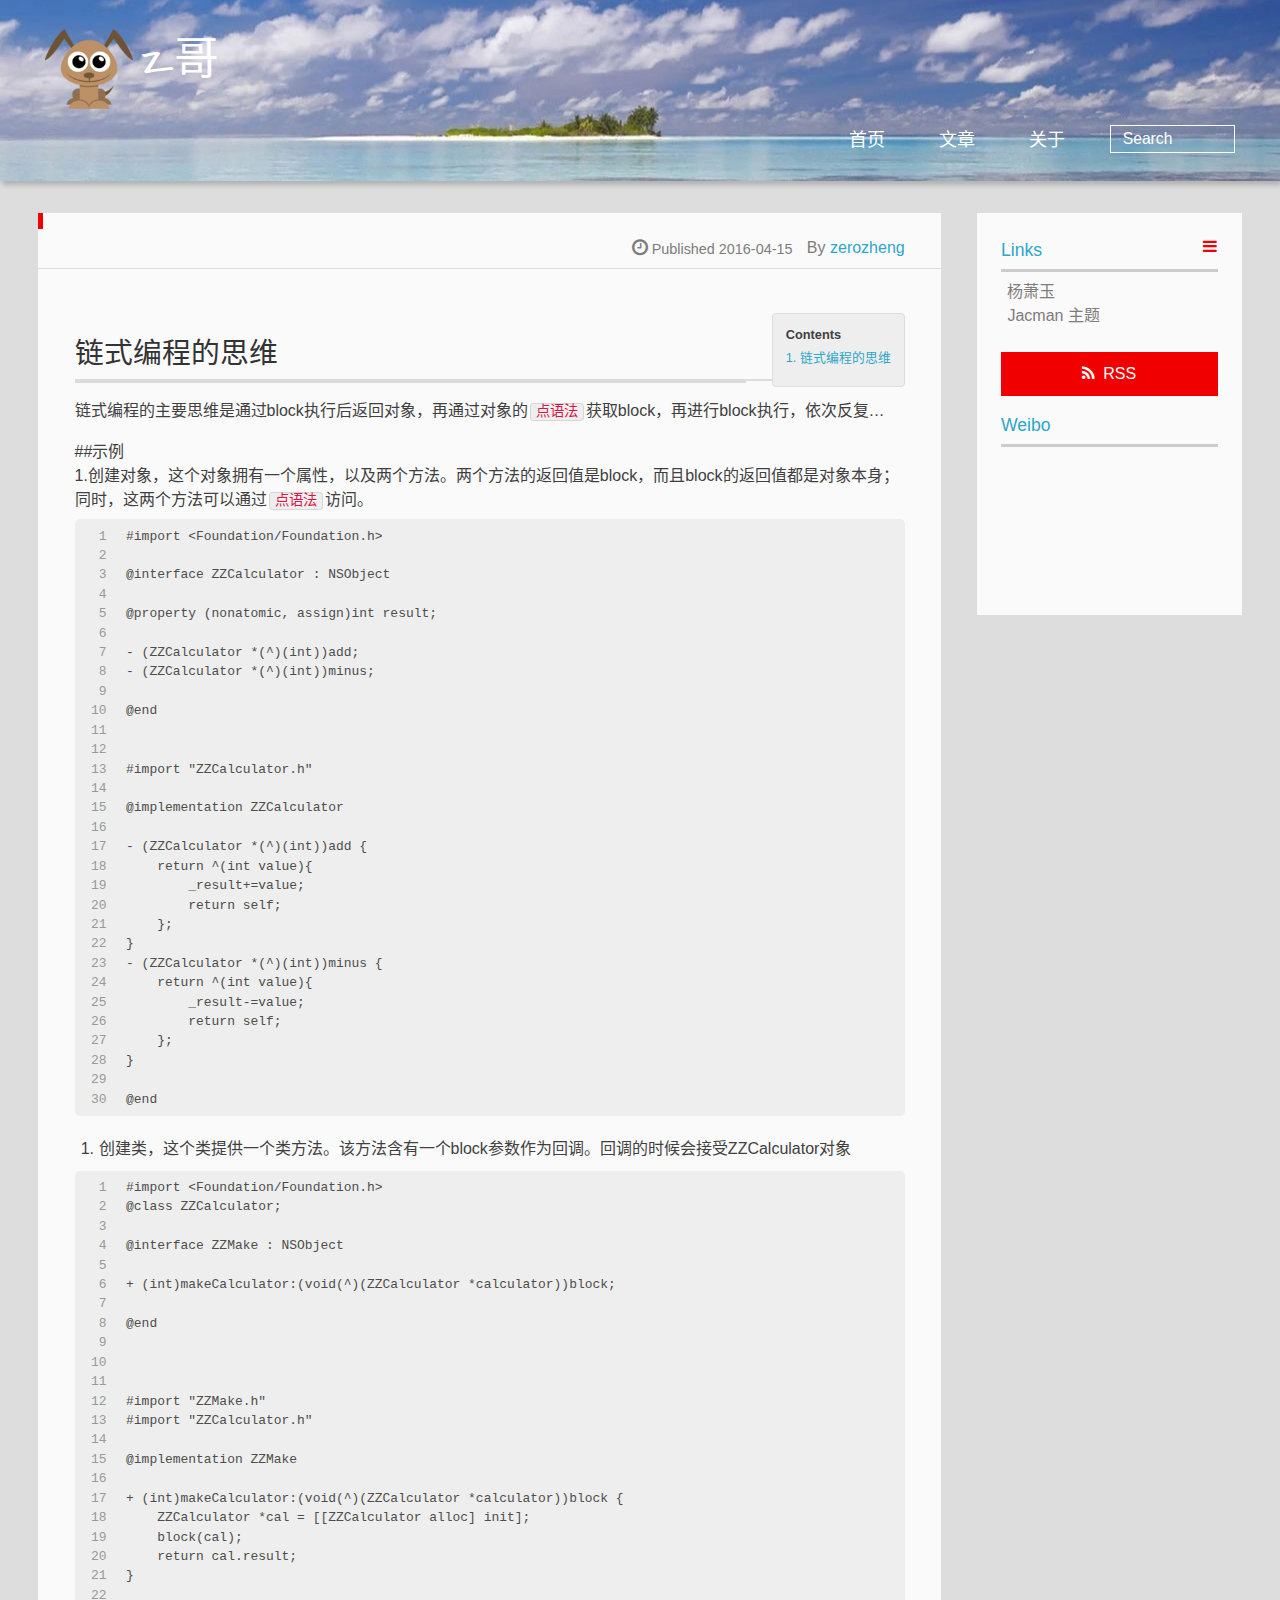
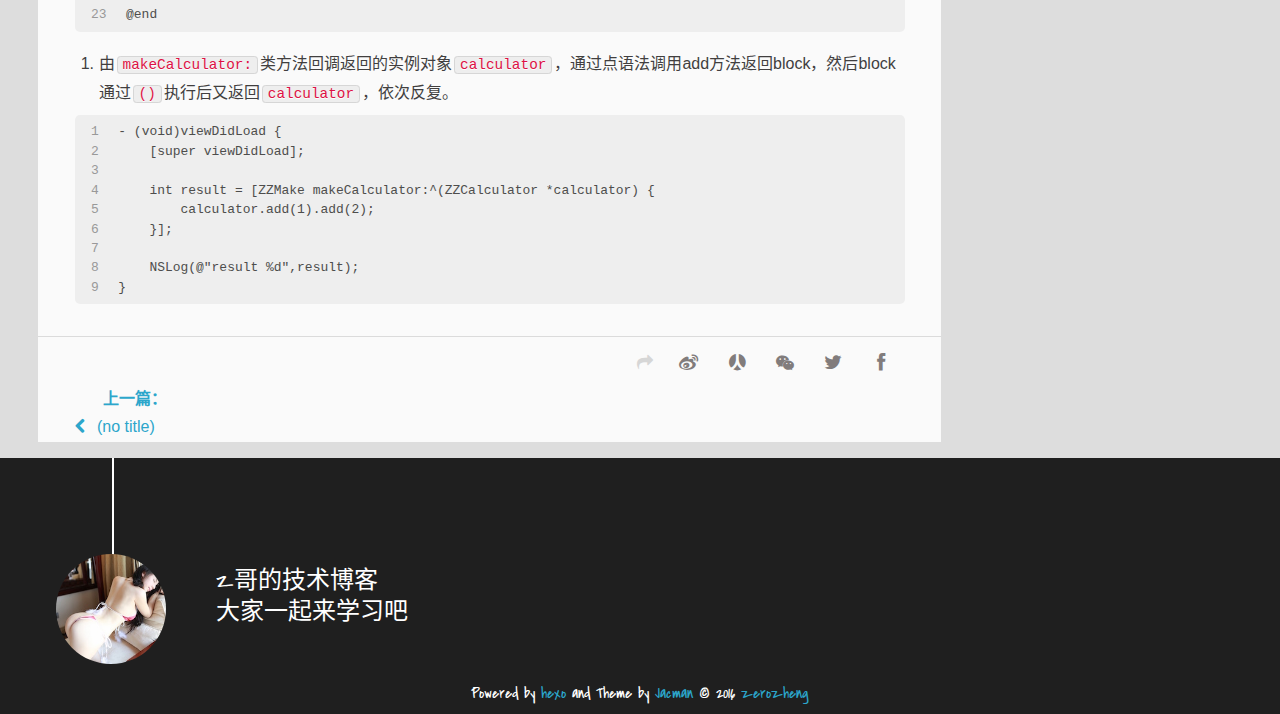
<file: 2016/04/15/链式编程的思维/index.html>
<!DOCTYPE HTML>
<html lang="zh-cn">
<head>
  <meta charset="UTF-8">
  
    <title>Z哥</title>
    <meta name="viewport" content="width=device-width, initial-scale=1,user-scalable=no">
    
    <meta name="author" content="zerozheng">
    

    
    <meta name="description" content="链式编程的思维
链式编程的主要思维是通过block执行后返回对象，再通过对象的点语法获取block，再进行block执行，依次反复…
##示例1.创建对象，这个对象拥有一个属性，以及两个方法。两个方法的返回值是block，而且block的返回值都是对象本身；同时，这两个方法可以通过点语法访问。
123456789101112131415161718192021222324252627282930#">
<meta property="og:type" content="article">
<meta property="og:title" content="Z哥">
<meta property="og:url" content="http://yoursite.com/2016/04/15/链式编程的思维/index.html">
<meta property="og:site_name" content="Z哥">
<meta property="og:description" content="链式编程的思维
链式编程的主要思维是通过block执行后返回对象，再通过对象的点语法获取block，再进行block执行，依次反复…
##示例1.创建对象，这个对象拥有一个属性，以及两个方法。两个方法的返回值是block，而且block的返回值都是对象本身；同时，这两个方法可以通过点语法访问。
123456789101112131415161718192021222324252627282930#">
<meta property="og:updated_time" content="2016-04-20T11:07:09.000Z">
<meta name="twitter:card" content="summary">
<meta name="twitter:title" content="Z哥">
<meta name="twitter:description" content="链式编程的思维
链式编程的主要思维是通过block执行后返回对象，再通过对象的点语法获取block，再进行block执行，依次反复…
##示例1.创建对象，这个对象拥有一个属性，以及两个方法。两个方法的返回值是block，而且block的返回值都是对象本身；同时，这两个方法可以通过点语法访问。
123456789101112131415161718192021222324252627282930#">

    
    <link rel="alternative" href="/atom.xml" title="Z哥" type="application/atom+xml">
    
    
    <link rel="icon" href="/img/favicon.ico">
    
    
    <link rel="apple-touch-icon" href="/img/smallDog.jpg">
    <link rel="apple-touch-icon-precomposed" href="/img/smallDog.jpg">
    
    <link rel="stylesheet" href="/css/style.css">
</head>

  <body>
    <header>
      
<div>
		
			<div id="imglogo">
				<a href="/"><img src="/img/logo.png" alt="Z哥" title="Z哥"/></a>
			</div>
			
			<div id="textlogo">
				<h1 class="site-name"><a href="/" title="Z哥">Z哥</a></h1>
				<h2 class="blog-motto"></h2>
			</div>
			<div class="navbar"><a class="navbutton navmobile" href="#" title="Menu">
			</a></div>
			<nav class="animated">
				<ul>
					<ul>
					 
						<li><a href="/">首页</a></li>
					
						<li><a href="/archives">文章</a></li>
					
						<li><a href="/about">关于</a></li>
					
					<li>
 					
					<form class="search" action="//google.com/search" method="get" accept-charset="utf-8">
						<label>Search</label>
						<input type="search" id="search" name="q" autocomplete="off" maxlength="20" placeholder="Search" />
						<input type="hidden" name="q" value="site:yoursite.com">
					</form>
					
					</li>
				</ul>
			</nav>			
</div>
    </header>
    <div id="container">
      <div id="main" class="post" itemscope itemprop="blogPost">
  
	<article itemprop="articleBody"> 
		<header class="article-info clearfix">
  <h1 itemprop="name">
    
      <a href="/2016/04/15/链式编程的思维/" title="" itemprop="url"></a>
  </h1>
  <p class="article-author">By
       
		<a href="/about" title="zerozheng" target="_blank" itemprop="author">zerozheng</a>
		
  <p class="article-time">
    <time datetime="2016-04-15T05:13:39.000Z" itemprop="datePublished"> Published 2016-04-15</time>
    
  </p>
</header>
	<div class="article-content">
		
		<div id="toc" class="toc-article">
			<strong class="toc-title">Contents</strong>
		
			<ol class="toc"><li class="toc-item toc-level-1"><a class="toc-link" href="#链式编程的思维"><span class="toc-number">1.</span> <span class="toc-text">链式编程的思维</span></a></li></ol>
		
		</div>
		
		<h1 id="链式编程的思维"><a href="#链式编程的思维" class="headerlink" title="链式编程的思维"></a>链式编程的思维</h1><hr>
<p>链式编程的主要思维是通过block执行后返回对象，再通过对象的<code>点语法</code>获取block，再进行block执行，依次反复…</p>
<p>##示例<br>1.创建对象，这个对象拥有一个属性，以及两个方法。两个方法的返回值是block，而且block的返回值都是对象本身；同时，这两个方法可以通过<code>点语法</code>访问。</p>
<figure class="highlight plain"><table><tr><td class="gutter"><pre><span class="line">1</span><br><span class="line">2</span><br><span class="line">3</span><br><span class="line">4</span><br><span class="line">5</span><br><span class="line">6</span><br><span class="line">7</span><br><span class="line">8</span><br><span class="line">9</span><br><span class="line">10</span><br><span class="line">11</span><br><span class="line">12</span><br><span class="line">13</span><br><span class="line">14</span><br><span class="line">15</span><br><span class="line">16</span><br><span class="line">17</span><br><span class="line">18</span><br><span class="line">19</span><br><span class="line">20</span><br><span class="line">21</span><br><span class="line">22</span><br><span class="line">23</span><br><span class="line">24</span><br><span class="line">25</span><br><span class="line">26</span><br><span class="line">27</span><br><span class="line">28</span><br><span class="line">29</span><br><span class="line">30</span><br></pre></td><td class="code"><pre><span class="line">#import &lt;Foundation/Foundation.h&gt;</span><br><span class="line"></span><br><span class="line">@interface ZZCalculator : NSObject</span><br><span class="line"></span><br><span class="line">@property (nonatomic, assign)int result;</span><br><span class="line"></span><br><span class="line">- (ZZCalculator *(^)(int))add;</span><br><span class="line">- (ZZCalculator *(^)(int))minus;</span><br><span class="line"></span><br><span class="line">@end</span><br><span class="line"></span><br><span class="line"></span><br><span class="line">#import &quot;ZZCalculator.h&quot;</span><br><span class="line"></span><br><span class="line">@implementation ZZCalculator</span><br><span class="line"></span><br><span class="line">- (ZZCalculator *(^)(int))add &#123;</span><br><span class="line">    return ^(int value)&#123;</span><br><span class="line">        _result+=value;</span><br><span class="line">        return self;</span><br><span class="line">    &#125;;</span><br><span class="line">&#125;</span><br><span class="line">- (ZZCalculator *(^)(int))minus &#123;</span><br><span class="line">    return ^(int value)&#123;</span><br><span class="line">        _result-=value;</span><br><span class="line">        return self;</span><br><span class="line">    &#125;;</span><br><span class="line">&#125;</span><br><span class="line"></span><br><span class="line">@end</span><br></pre></td></tr></table></figure>
<ol>
<li>创建类，这个类提供一个类方法。该方法含有一个block参数作为回调。回调的时候会接受ZZCalculator对象</li>
</ol>
<figure class="highlight plain"><table><tr><td class="gutter"><pre><span class="line">1</span><br><span class="line">2</span><br><span class="line">3</span><br><span class="line">4</span><br><span class="line">5</span><br><span class="line">6</span><br><span class="line">7</span><br><span class="line">8</span><br><span class="line">9</span><br><span class="line">10</span><br><span class="line">11</span><br><span class="line">12</span><br><span class="line">13</span><br><span class="line">14</span><br><span class="line">15</span><br><span class="line">16</span><br><span class="line">17</span><br><span class="line">18</span><br><span class="line">19</span><br><span class="line">20</span><br><span class="line">21</span><br><span class="line">22</span><br><span class="line">23</span><br></pre></td><td class="code"><pre><span class="line">#import &lt;Foundation/Foundation.h&gt;</span><br><span class="line">@class ZZCalculator;</span><br><span class="line"></span><br><span class="line">@interface ZZMake : NSObject</span><br><span class="line"></span><br><span class="line">+ (int)makeCalculator:(void(^)(ZZCalculator *calculator))block;</span><br><span class="line"></span><br><span class="line">@end</span><br><span class="line"></span><br><span class="line"></span><br><span class="line"></span><br><span class="line">#import &quot;ZZMake.h&quot;</span><br><span class="line">#import &quot;ZZCalculator.h&quot;</span><br><span class="line"></span><br><span class="line">@implementation ZZMake</span><br><span class="line"></span><br><span class="line">+ (int)makeCalculator:(void(^)(ZZCalculator *calculator))block &#123;</span><br><span class="line">    ZZCalculator *cal = [[ZZCalculator alloc] init];</span><br><span class="line">    block(cal);</span><br><span class="line">    return cal.result;</span><br><span class="line">&#125;</span><br><span class="line"></span><br><span class="line">@end</span><br></pre></td></tr></table></figure>
<ol>
<li>由<code>makeCalculator:</code>类方法回调返回的实例对象<code>calculator</code>，通过点语法调用add方法返回block，然后block通过<code>()</code>执行后又返回<code>calculator</code>，依次反复。</li>
</ol>
<figure class="highlight plain"><table><tr><td class="gutter"><pre><span class="line">1</span><br><span class="line">2</span><br><span class="line">3</span><br><span class="line">4</span><br><span class="line">5</span><br><span class="line">6</span><br><span class="line">7</span><br><span class="line">8</span><br><span class="line">9</span><br></pre></td><td class="code"><pre><span class="line">- (void)viewDidLoad &#123;</span><br><span class="line">    [super viewDidLoad];</span><br><span class="line">    </span><br><span class="line">    int result = [ZZMake makeCalculator:^(ZZCalculator *calculator) &#123;</span><br><span class="line">        calculator.add(1).add(2);</span><br><span class="line">    &#125;];</span><br><span class="line">    </span><br><span class="line">    NSLog(@&quot;result %d&quot;,result);</span><br><span class="line">&#125;</span><br></pre></td></tr></table></figure>  
	</div>
		<footer class="article-footer clearfix">
<div class="article-catetags">


</div>



	<div class="article-share" id="share">
	
	  <div data-url="http://yoursite.com/2016/04/15/链式编程的思维/" data-title="Z哥" data-tsina="null" class="share clearfix">
	  </div>
	
	</div>


</footer>

   	       
	</article>
	
<nav class="article-nav clearfix">
 
 <div class="prev" >
 <a href="/2016/04/15/科学著作/" title="">
  <strong>上一篇：</strong><br/>
  <span>
  (no title)</span>
</a>
</div>


</nav>

	

</div>  
      <div class="openaside"><a class="navbutton" href="#" title="Show Sidebar"></a></div>

  <div id="toc" class="toc-aside">
  <strong class="toc-title">Contents</strong>
 
 <ol class="toc"><li class="toc-item toc-level-1"><a class="toc-link" href="#链式编程的思维"><span class="toc-number">1.</span> <span class="toc-text">链式编程的思维</span></a></li></ol>
 
  </div>

<div id="asidepart">
<div class="closeaside"><a class="closebutton" href="#" title="Hide Sidebar"></a></div>
<aside class="clearfix">

  


  

  

  <div class="linkslist">
  <p class="asidetitle">Links</p>
    <ul>
        
          <li>
            
            	<a href="http://yulingtianxia.com" target="_blank" title="杨萧玉">杨萧玉</a>
            
          </li>
        
          <li>
            
            	<a href="http://wuchong.me/blog/2014/11/20/how-to-use-jacman/" target="_blank" title="Jacman 主题">Jacman 主题</a>
            
          </li>
        
    </ul>
</div>

  


  <div class="rsspart">
	<a href="/atom.xml" target="_blank" title="rss">RSS</a>
</div>

  <div class="weiboshow">
  <p class="asidetitle">Weibo</p>
    <iframe width="100%" height="119" class="share_self"  frameborder="0" scrolling="no" src="http://widget.weibo.com/weiboshow/index.php?language=&width=0&height=119&fansRow=2&ptype=1&speed=0&skin=9&isTitle=1&noborder=1&isWeibo=0&isFans=0&uid=null&verifier=&dpc=1"></iframe>
</div>


</aside>
</div>
    </div>
    <footer><div id="footer" >
	
	<div class="line">
		<span></span>
		<div class="author"></div>
	</div>
	
	
	<section class="info">
		<p> Z哥的技术博客 <br/>
			大家一起来学习吧</p>
	</section>
	 
	<div class="social-font" class="clearfix">
		
		
		
		
		
		
		
		
		
		
	</div>
			
		

		<p class="copyright">
		Powered by <a href="http://hexo.io" target="_blank" title="hexo">hexo</a> and Theme by <a href="https://github.com/wuchong/jacman" target="_blank" title="Jacman">Jacman</a> © 2016 
		
		<a href="/about" target="_blank" title="zerozheng">zerozheng</a>
		
		
		</p>
</div>
</footer>
    <script src="/js/jquery-2.0.3.min.js"></script>
<script src="/js/jquery.imagesloaded.min.js"></script>
<script src="/js/gallery.js"></script>
<script src="/js/jquery.qrcode-0.12.0.min.js"></script>

<script type="text/javascript">
$(document).ready(function(){ 
  $('.navbar').click(function(){
    $('header nav').toggleClass('shownav');
  });
  var myWidth = 0;
  function getSize(){
    if( typeof( window.innerWidth ) == 'number' ) {
      myWidth = window.innerWidth;
    } else if( document.documentElement && document.documentElement.clientWidth) {
      myWidth = document.documentElement.clientWidth;
    };
  };
  var m = $('#main'),
      a = $('#asidepart'),
      c = $('.closeaside'),
      o = $('.openaside');
  c.click(function(){
    a.addClass('fadeOut').css('display', 'none');
    o.css('display', 'block').addClass('fadeIn');
    m.addClass('moveMain');
  });
  o.click(function(){
    o.css('display', 'none').removeClass('beforeFadeIn');
    a.css('display', 'block').removeClass('fadeOut').addClass('fadeIn');      
    m.removeClass('moveMain');
  });
  $(window).scroll(function(){
    o.css("top",Math.max(80,260-$(this).scrollTop()));
  });
  
  $(window).resize(function(){
    getSize(); 
    if (myWidth >= 1024) {
      $('header nav').removeClass('shownav');
    }else{
      m.removeClass('moveMain');
      a.css('display', 'block').removeClass('fadeOut');
      o.css('display', 'none');
      
      $('#toc.toc-aside').css('display', 'none');
        
    }
  });
});
</script>

<script type="text/javascript">
$(document).ready(function(){ 
  var ai = $('.article-content>iframe'),
      ae = $('.article-content>embed'),
      t  = $('#toc'),
      ta = $('#toc.toc-aside'),
      o  = $('.openaside'),
      c  = $('.closeaside');
  if(ai.length>0){
    ai.wrap('<div class="video-container" />');
  };
  if(ae.length>0){
   ae.wrap('<div class="video-container" />');
  };
  c.click(function(){
    ta.css('display', 'block').addClass('fadeIn');
  });
  o.click(function(){
    ta.css('display', 'none');
  });
  $(window).scroll(function(){
    ta.css("top",Math.max(140,320-$(this).scrollTop()));
  });
});
</script>


<script type="text/javascript">
$(document).ready(function(){ 
  var $this = $('.share'),
      url = $this.attr('data-url'),
      encodedUrl = encodeURIComponent(url),
      title = $this.attr('data-title'),
      tsina = $this.attr('data-tsina'),
      description = $this.attr('description');
  var html = [
  '<div class="hoverqrcode clearfix"></div>',
  '<a class="overlay" id="qrcode"></a>',
  '<a href="https://www.facebook.com/sharer.php?u=' + encodedUrl + '" class="article-share-facebook" target="_blank" title="Facebook"></a>',
  '<a href="https://twitter.com/intent/tweet?url=' + encodedUrl + '" class="article-share-twitter" target="_blank" title="Twitter"></a>',
  '<a href="#qrcode" class="article-share-qrcode" title="微信"></a>',
  '<a href="http://widget.renren.com/dialog/share?resourceUrl=' + encodedUrl + '&srcUrl=' + encodedUrl + '&title=' + title +'" class="article-share-renren" target="_blank" title="人人"></a>',
  '<a href="http://service.weibo.com/share/share.php?title='+title+'&url='+encodedUrl +'&ralateUid='+ tsina +'&searchPic=true&style=number' +'" class="article-share-weibo" target="_blank" title="微博"></a>',
  '<span title="Share to"></span>'
  ].join('');
  $this.append(html);

  $('.hoverqrcode').hide();

  var myWidth = 0;
  function updatehoverqrcode(){
    if( typeof( window.innerWidth ) == 'number' ) {
      myWidth = window.innerWidth;
    } else if( document.documentElement && document.documentElement.clientWidth) {
      myWidth = document.documentElement.clientWidth;
    };
    var qrsize = myWidth > 1024 ? 200:100;
    var options = {render: 'image', size: qrsize, fill: '#2ca6cb', text: url, radius: 0.5, quiet: 1};
    var p = $('.article-share-qrcode').position();
    $('.hoverqrcode').empty().css('width', qrsize).css('height', qrsize)
                          .css('left', p.left-qrsize/2+20).css('top', p.top-qrsize-10)
                          .qrcode(options);
  };
  $(window).resize(function(){
    $('.hoverqrcode').hide();
  });
  $('.article-share-qrcode').click(function(){
    updatehoverqrcode();
    $('.hoverqrcode').toggle();
  });
  $('.article-share-qrcode').hover(function(){}, function(){
      $('.hoverqrcode').hide();
  });
});   
</script>









<link rel="stylesheet" href="/fancybox/jquery.fancybox.css" media="screen" type="text/css">
<script src="/fancybox/jquery.fancybox.pack.js"></script>
<script type="text/javascript">
$(document).ready(function(){ 
  $('.article-content').each(function(i){
    $(this).find('img').each(function(){
      if ($(this).parent().hasClass('fancybox')) return;
      var alt = this.alt;
      if (alt) $(this).after('<span class="caption">' + alt + '</span>');
      $(this).wrap('<a href="' + this.src + '" title="' + alt + '" class="fancybox"></a>');
    });
    $(this).find('.fancybox').each(function(){
      $(this).attr('rel', 'article' + i);
    });
  });
  if($.fancybox){
    $('.fancybox').fancybox();
  }
}); 
</script>



<!-- Analytics Begin -->



<script>
var _hmt = _hmt || [];
(function() {
  var hm = document.createElement("script");
  hm.src = "//hm.baidu.com/hm.js?e6d1f421bbc9962127a50488f9ed37d1";
  var s = document.getElementsByTagName("script")[0]; 
  s.parentNode.insertBefore(hm, s);
})();
</script>



<!-- Analytics End -->

<!-- Totop Begin -->

	<div id="totop">
	<a title="Back to Top"><img src="/img/scrollup.png"/></a>
	</div>
	<script src="/js/totop.js"></script>

<!-- Totop End -->

<!-- MathJax Begin -->
<!-- mathjax config similar to math.stackexchange -->


<!-- MathJax End -->

<!-- Tiny_search Begin -->

<!-- Tiny_search End -->

  </body>
</html>
</file>
<file: css/style.css>
html,body,div,span,applet,object,iframe,h1,h2,h3,h4,h5,h6,p,blockquote,pre,a,abbr,acronym,address,big,cite,code,del,dfn,em,img,ins,kbd,q,s,samp,small,strike,strong,sub,sup,tt,var,dl,dt,dd,ol,ul,li,fieldset,form,label,legend,table,caption,tbody,tfoot,thead,tr,th,td{margin:0;padding:0;border:0;outline:0;font-weight:inherit;font-style:inherit;font-family:inherit;font-size:100%;vertical-align:baseline}body{line-height:1;color:#000;background:#fff}ol,ul{list-style:none}table{border-collapse:separate;border-spacing:0;vertical-align:middle}caption,th,td{text-align:left;font-weight:normal;vertical-align:middle}a img{border:none}/* custom Font*/
@font-face{font-family:"covered_by_your_graceregular";font-weight:normal;font-style:normal;src:url("../font/coveredbyyourgrace-webfont.eot");src:url("../font/coveredbyyourgrace-webfont.eot?#iefix") format('embedded-opentype'),url("../font/coveredbyyourgrace-webfont.svg#covered_by_your_graceregular") format('svg'),url("../font/coveredbyyourgrace-webfont.woff") format('woff'),url("../font/coveredbyyourgrace-webfont.ttf") format('truetype')}/* icon Font */
@font-face{font-family:"FontAwesome";font-style:normal;font-weight:normal;src:url("../font/fontawesome-webfont.eot?v=#4.0.3");src:url("../font/fontawesome-webfont.eot?#iefix&v=#4.0.3") format("embedded-opentype"),url("../font/fontawesome-webfont.woff?v=#4.0.3") format("woff"),url("../font/fontawesome-webfont.ttf?v=#4.0.3") format("truetype"),url("../font/fontawesome-webfont.svg#fontawesomeregular?v=#4.0.3") format("svg")}@font-face{font-family:"fontdiao";font-weight:normal;font-style:normal;src:url("../font/fontdiao.eot");src:url("../font/fontdiao.eot?#iefix") format('embedded-opentype'),url("../font/fontdiao.svg#fontdiao") format('svg'),url("../font/fontdiao.woff") format('woff'),url("../font/fontdiao.ttf") format('truetype')}/* Public style */
*{-webkit-margin-before:0;-webkit-margin-after:0}body{background:#ddd;font-family:"Helvetica Neue","Helvetica","Microsoft YaHei","WenQuanYi Micro Hei",Arial,sans-serif;font-size:100%;color:#817c7c;line-height:1.5;min-height:100vh;display:-webkit-flex;display:-webkit-box;display:-moz-box;display:-webkit-flex;display:-ms-flexbox;display:box;display:flex;-webkit-flex-direction:column;-webkit-box-orient:vertical;-moz-box-orient:vertical;-o-box-orient:vertical;-webkit-flex-direction:column;-ms-flex-direction:column;flex-direction:column}iframe{margin-top:10px}small{font-size:80%}sub,sup{font-size:75%;line-height:0;position:relative;vertical-align:baseline}sup{top:-.5em;padding-left:.3em}sub{bottom:-.25em}a{text-decoration:none;color:#817c7c;}a:hover,a:focus{outline:0;text-decoration:none;-webkit-transition:color 0.25s, background 0.5s;-moz-transition:color 0.25s, background 0.5s;-o-transition:color 0.25s, background 0.5s;-ms-transition:color 0.25s, background 0.5s;transition:color 0.25s, background 0.5s}a:hover:before{-webkit-transition:color 0.25s, background 0.5s;-moz-transition:color 0.25s, background 0.5s;-o-transition:color 0.25s, background 0.5s;-ms-transition:color 0.25s, background 0.5s;transition:color 0.25s, background 0.5s}input:focus{outline:none}input,button{margin:0;padding:0;}input::-moz-focus-inner,button::-moz-focus-inner{border:0;padding:0}h1{font-size:1.5em}.fa{display:inline-block;font-family:FontAwesome;font-style:normal;font-weight:normal;line-height:1;-webkit-font-smoothing:antialiased;-moz-osx-font-smoothing:grayscale}.clearfix{zoom:1}.clearfix:before,.clearfix:after{content:"";display:table}.clearfix:after{clear:both}::-webkit-input-placeholder{color:#fff;padding:2px 0 0 4px}::-moz-placeholder{color:#fff;padding:2px 0 0 4px}:-ms-input-placeholder{color:#fff;padding:2px 0 0 4px}::-webkit-input-placeholder::before{font-family:"FontAwesome";-webkit-font-smoothing:antialiased;-moz-osx-font-smoothing:grayscale;content:"\f002";padding-right:4px}::-moz-placeholder:before{font-family:"FontAwesome";-webkit-font-smoothing:antialiased;-moz-osx-font-smoothing:grayscale;content:"\f002";padding-right:4px}:-ms-input-placeholder::before{font-family:"FontAwesome";-webkit-font-smoothing:antialiased;-moz-osx-font-smoothing:grayscale;content:"\f002";padding-right:4px}input[type="search"]::-webkit-search-cancel-button,input[type="search"]::-webkit-search-decoration{-webkit-appearance:none}::-webkit-search-cancel-button:after{font-family:"FontAwesome";-webkit-font-smoothing:antialiased;-moz-osx-font-smoothing:grayscale;content:'\f00d';color:#fff;padding-right:4px}/* css3 animate */
.animated{-webkit-animation-fill-mode:both;-moz-animation-fill-mode:both;-o-animation-fill-mode:both;-ms-animation-fill-mode:both;animation-fill-mode:both;-webkit-animation-duration:1s;-moz-animation-duration:1s;-o-animation-duration:1s;-ms-animation-duration:1s;animation-duration:1s}@-webkit-keyframes fadeIn{0%{opacity:0;-ms-filter:"progid:DXImageTransform.Microsoft.Alpha(Opacity=0)";filter:alpha(opacity=0)}100%{opacity:1;-ms-filter:none;filter:none}}.fadeIn{-webkit-animation-name:fadeIn;-moz-animation-name:fadeIn;-o-animation-name:fadeIn;-ms-animation-name:fadeIn;animation-name:fadeIn}.fadeOut{-webkit-animation-name:fadeOut;-moz-animation-name:fadeOut;-o-animation-name:fadeOut;-ms-animation-name:fadeOut;animation-name:fadeOut}@-moz-keyframes fadeInDown{0%{opacity:0;-ms-filter:"progid:DXImageTransform.Microsoft.Alpha(Opacity=0)";filter:alpha(opacity=0);-webkit-transform:translateY(-20px);-moz-transform:translateY(-20px);-o-transform:translateY(-20px);-ms-transform:translateY(-20px);transform:translateY(-20px)}100%{opacity:1;-ms-filter:none;filter:none;-webkit-transform:translateY(0);-moz-transform:translateY(0);-o-transform:translateY(0);-ms-transform:translateY(0);transform:translateY(0)}}@-webkit-keyframes fadeInDown{0%{opacity:0;-ms-filter:"progid:DXImageTransform.Microsoft.Alpha(Opacity=0)";filter:alpha(opacity=0);-webkit-transform:translateY(-20px);-moz-transform:translateY(-20px);-o-transform:translateY(-20px);-ms-transform:translateY(-20px);transform:translateY(-20px)}100%{opacity:1;-ms-filter:none;filter:none;-webkit-transform:translateY(0);-moz-transform:translateY(0);-o-transform:translateY(0);-ms-transform:translateY(0);transform:translateY(0)}}@-o-keyframes fadeInDown{0%{opacity:0;-ms-filter:"progid:DXImageTransform.Microsoft.Alpha(Opacity=0)";filter:alpha(opacity=0);-webkit-transform:translateY(-20px);-moz-transform:translateY(-20px);-o-transform:translateY(-20px);-ms-transform:translateY(-20px);transform:translateY(-20px)}100%{opacity:1;-ms-filter:none;filter:none;-webkit-transform:translateY(0);-moz-transform:translateY(0);-o-transform:translateY(0);-ms-transform:translateY(0);transform:translateY(0)}}@keyframes fadeInDown{0%{opacity:0;-ms-filter:"progid:DXImageTransform.Microsoft.Alpha(Opacity=0)";filter:alpha(opacity=0);-webkit-transform:translateY(-20px);-moz-transform:translateY(-20px);-o-transform:translateY(-20px);-ms-transform:translateY(-20px);transform:translateY(-20px)}100%{opacity:1;-ms-filter:none;filter:none;-webkit-transform:translateY(0);-moz-transform:translateY(0);-o-transform:translateY(0);-ms-transform:translateY(0);transform:translateY(0)}}body >header{width:100%;-webkit-box-shadow:2px 4px 5px rgba(3,3,3,0.2);box-shadow:2px 4px 5px rgba(3,3,3,0.2);background:url("../img/banner.jpg") center #f00000;color:#fff;padding:1em 0 .8em;}@media only screen and (min-width:1024px){body >header{padding:1.8em 0 1.5em}}body >header >div{width:95%;margin:0 auto;position:relative;overflow:hidden;}@media only screen and (min-width:1024px){body >header >div{width:93%}}body >header a{display:block;color:#fff}#imglogo{float:left;width:4em;height:4em;}@media only screen and (min-width:768px){#imglogo{width:5em}}@media only screen and (min-width:1024px){#imglogo{width:5.5em}}#imglogo img{width:4em;}@media only screen and (min-width:768px){#imglogo img{width:5em}}@media only screen and (min-width:1024px){#imglogo img{width:5.5em}}#textlogo{float:left;width:75%;margin-left:.5em;}#textlogo h1.site-name{width:86%;font-family:"covered_by_your_graceregular";font-size:200%;line-height:1.5;-webkit-font-smoothing:antialiased;-moz-osx-font-smoothing:grayscale;}@media only screen and (min-width:768px){#textlogo h1.site-name{font-size:240%}}@media only screen and (min-width:1024px){#textlogo h1.site-name{font-size:280%}}#textlogo h2.blog-motto{font-size:.7em;font-weight:normal;}@media only screen and (min-width:768px){#textlogo h2.blog-motto{font-size:100%}}@media only screen and (min-width:1024px){#textlogo h2.blog-motto{font-size:110%}}.navbar{position:absolute;width:2em;right:0;top:1em;padding:.5em;}@media only screen and (min-width:1024px){.navbar{display:none}}.navbutton::before{font-family:"FontAwesome";-webkit-font-smoothing:antialiased;-moz-osx-font-smoothing:grayscale;content:"\f0c9"}.navmobile::before{padding-left:1em}header nav{float:left;width:100%;font-size:112.5%;padding-top:.5em;max-height:.01em;-webkit-transition:max-height 1s ease-out;-moz-transition:max-height 1s ease-out;-o-transition:max-height 1s ease-out;-ms-transition:max-height 1s ease-out;transition:max-height 1s ease-out;}@media only screen and (min-width:568px){header nav{width:50%}}@media only screen and (min-width:1024px){header nav{float:right;width:auto;margin-top:1em;max-height:none}}@media only screen and (min-width:1024px){header nav ul{float:right}}@media only screen and (min-width:1024px){header nav ul li{float:left}}header nav ul li a{padding:.2em 0 .2em 1em;}@media only screen and (min-width:1024px){header nav ul li a{padding:.2em 1.5em}}header nav ul li a:hover{background:#bd0000;color:#e9cd4c}.shownav{max-height:40em}.search{padding:.1em 0 0 1em;}.search input{-webkit-appearance:textfield;font-size:.87em;line-height:1.7;border:1px solid #fff;color:#fff;background:transparent;width:80%;padding-left:.5em;}@media only screen and (min-width:1024px){.search input{width:8em;-webkit-transition:0.5s width;-moz-transition:0.5s width;-o-transition:0.5s width;-ms-transition:0.5s width;transition:0.5s width}.search input:focus{width:15em}}.search label{display:none}/* index layout */
#container{-webkit-flex:1;width:95%;margin:0 auto;overflow:hidden;}@media only screen and (min-width:768px){#container{width:96%}}@media only screen and (min-width:1024px){#container{width:94%}}@media only screen and (min-width:1560px){#container{width:82%}}#main{margin:1em 0 0;line-height:1.8;}@media only screen and (min-width:1024px){#main{margin:2em 0 0;width:75%;float:left;-webkit-transition:margin 0.5s ease-out;-moz-transition:margin 0.5s ease-out;-o-transition:margin 0.5s ease-out;-ms-transition:margin 0.5s ease-out;transition:margin 0.5s ease-out}}#main section.post{background:#fafafa;margin-bottom:.125em;}#main section.post a{display:block;border-left:.5em solid #ccc;-webkit-transition:border-left 0.45s;-moz-transition:border-left 0.45s;-o-transition:border-left 0.45s;-ms-transition:border-left 0.45s;transition:border-left 0.45s;padding:.5em;}@media only screen and (min-width:768px){#main section.post a{padding:1em}}#main section.post a:hover{border-left:.5em solid #f00000}#main section.post a h1{color:#2ca6cb;line-height:2}#main section.post a p{color:#817c7c}#main section.post a time{color:#817c7c;display:block;margin:.5em 0;font-size:.9em}#main article.post-expand{background:#fafafa;margin-bottom:3.5em;}#main article.post-expand .img-logo{max-width:180px;max-height:96px;display:block !important;margin-right:.7em;margin-left:.7em;padding:0;float:right;clear:right}#main article.post-expand .img-topic{max-width:300px;max-height:1800px;display:block !important;margin-left:.7em;margin-right:.7em;padding:0;float:right;clear:right}#main article.post-expand .article-more-link a{display:inline-block;line-height:1em;padding:6px 15px;-webkit-border-radius:15px;border-radius:15px;background:#ddd;color:#817c7c;text-decoration:none;}#main article.post-expand .article-more-link a:hover{background:#f00000;color:#fff;text-decoration:none}#archive-page section.post a{font-size:.9em;padding:.5em !important;}@media only screen and (min-width:768px){#archive-page section.post a time{padding-left:1em}}.moveMain{margin-left:10% !important}.unexpand .prev{border-left:.5em solid #ccc;}.unexpand .prev:hover{border-left:.5em solid #f00000}#page-nav{background:#fafafa;text-align:center;overflow:hidden;}#page-nav a{display:inline-block;padding:.5em 1em}#page-nav a{color:#2ca6cb;}#page-nav a:hover{background:#ccc;color:#f00000}#page-nav .prev{float:left;-webkit-transition:border-left 0.5s;-moz-transition:border-left 0.5s;-o-transition:border-left 0.5s;-ms-transition:border-left 0.5s;transition:border-left 0.5s;}#page-nav .prev span:before{font-family:"FontAwesome";-webkit-font-smoothing:antialiased;-moz-osx-font-smoothing:grayscale;content:"\f053";padding-right:.5em}#page-nav .next{float:right;}#page-nav .next span:before{font-family:"FontAwesome";-webkit-font-smoothing:antialiased;-moz-osx-font-smoothing:grayscale;content:"\f054";padding-left:.5em}#page-nav .page-number{display:none;padding:.5em 1em;}@media only screen and (min-width:768px){#page-nav .page-number{display:inline-block}}#page-nav .current{color:#b8b8b8;font-weight:bold}#page-nav .space{color:#2ca6cb}/* page layout */
@media only screen and (min-width:1024px){.page{margin-left:10% !important}}/* archive layout */
.category-icon:before,.tag-icon:before,.archive-icon:before{font-family:"FontAwesome";-webkit-font-smoothing:antialiased;-moz-osx-font-smoothing:grayscale;color:#ccc;font-size:100%;padding-right:.3em}.category-icon:before{content:"\f07b"}.tag-icon:before{content:"\f02c"}.archive-icon:before{content:"\f187"}.archive-title{margin:1em 0;padding:2em;background:#fafafa;border-left:.5em solid #ccc;}@media only screen and (min-width:1024px){.archive-title{margin:2em 0;width:18.5%;padding-left:.5%;float:left}}.archive-title h2{width:90%;color:#2ca6cb;font-size:120%}.archive-title a{color:#2ca6cb;-webkit-transition:color 0.5s;-moz-transition:color 0.5s;-o-transition:color 0.5s;-ms-transition:color 0.5s;transition:color 0.5s;}.archive-title a:hover{color:#f00000;-webkit-transition:color 0.5s;-moz-transition:color 0.5s;-o-transition:color 0.5s;-ms-transition:color 0.5s;transition:color 0.5s}.current{color:#ea6753 !important}@media only screen and (min-width:768px){.archive-part{min-height:200px}}@media only screen and (min-width:1024px){.archive-part{float:right;margin-left:2% !important}}.archive-part section.post{width:100%;}.archive-part section.post time{font-size:1.1em !important;float:left;}@media only screen and (max-width:568px){.archive-part section.post time{width:100%}}@media only screen and (min-width:568px){.archive-part section.post time{width:20%}}@media only screen and (min-width:768px){.archive-nav{width:100%;float:left;margin-top:1em}}/* tags&categories layout */
.all-list-box{min-height:400px}.post,.page,.link,.photo{background:#fafafa;}.post a,.page a,.link a,.photo a{color:#2ca6cb;}.post a:hover,.page a:hover,.link a:hover,.photo a:hover{color:#ea6753}@media only screen and (min-width:768px){article header.article-info{border-bottom:1px solid #dbdbdb}}article header.article-info >h1{padding:.2em 3%;font-size:170%;line-height:1.5;word-wrap:break-word;word-break:normal;-webkit-font-smoothing:antialiased;-moz-osx-font-smoothing:grayscale;border-left:5px solid #f00000}@media only screen and (min-width:1024px){article header.article-info >h1{font-size:200%;padding-top:.3em}}article header.article-info >p.article-author{padding:.3em 4% .3em 0;text-align:right;border-bottom:1px solid #dbdbdb;}@media only screen and (min-width:768px){article header.article-info >p.article-author{float:right;border-bottom:none}}article header.article-info >p.article-time{padding-top:.5em;font-size:.8em;text-align:center;margin-bottom:-2.7em;}@media only screen and (min-width:768px){article header.article-info >p.article-time{float:right;margin-right:1em;padding-top:.1em;font-size:.9em}}article header.article-info >p.article-time:before{font-family:"FontAwesome";font-size:130%;content:"\f017";-webkit-font-smoothing:antialiased;-moz-osx-font-smoothing:grayscale}article .article-content{padding:1.5em 4%;color:#413f3f;font-size:100%;}article .article-content:before,article .article-content:after{content:"";display:block;clear:both}article .article-content .kb{padding:.1em .6em;border:1px solid #ccc;background-color:code-color;color:#8f8f8f;-webkit-box-shadow:0 1px 0 rgba(0,0,0,0.2),0 0 0 2px #fff inset;box-shadow:0 1px 0 rgba(0,0,0,0.2),0 0 0 2px #fff inset;-webkit-border-radius:3px;border-radius:3px;display:inline-block;margin:0 .1em;text-shadow:0 1px 0 #fff;line-height:1.5;white-space:nowrap}article .article-content h1,article .article-content h2{font-size:180%;line-height:1.2em;padding-bottom:.3em;margin-top:1.5em;border-bottom:2px solid #dbdbdb}article .article-content h3{font-size:140%;line-height:1em;margin-top:1.3em}article .article-content h4,article .article-content h5,article .article-content h6{font-size:140%}article .article-content h1,article .article-content h2,article .article-content h3,article .article-content h4,article .article-content h5,article .article-content h6{color:#333;-webkit-font-smoothing:antialiased;-moz-osx-font-smoothing:grayscale;}article .article-content h1 >code,article .article-content h2 >code,article .article-content h3 >code,article .article-content h4 >code,article .article-content h5 >code,article .article-content h6 >code{color:#a3a3a3}article .article-content hr{border:1px solid #dbdbdb}article .article-content strong{font-weight:bold}article .article-content em{font-style:italic}article .article-content acronym,article .article-content abbr{border-bottom:1px dotted}article .article-content blockquote{border-left:.2em solid #f00000;margin:.65em 0 .65em 1%;padding-left:1%;line-height:1.5;font-size:100%;color:#808080;}article .article-content blockquote footer{background:#fafafa;padding:0;margin:0;font-size:80%;line-height:1em}article .article-content blockquote cite{font-style:italic;padding-left:.5em}article .article-content ul,article .article-content ol{padding-left:1.5em;font-size:100%;padding-top:.7em;}@media only screen and (min-width:768px){article .article-content ul,article .article-content ol{padding-left:1.5em}}article .article-content ul li{list-style:disc;text-align:match-parent}article .article-content ol li{list-style-type:decimal}article .article-content dl dt{font-weight:blod}article .article-content ul li>code,article .article-content ol li>code,article .article-content p code,article .article-content strong code,article .article-content em code,article .article-content table th>code,article .article-content table td>code{font-family:Monaco,Menlo,Consolas,Courier New,monospace;background:#eee;color:#d14;border:1px solid #d6d6d6;padding:0 5px;margin:0 2px;font-size:90%;white-space:nowrap;text-shadow:0 1px #fff;-webkit-border-radius:.25em;-webkit-border-radius:.25em;border-radius:.25em}article .article-content p{line-height:1.5;margin-top:.7em;}@media only screen and (min-width:1024px){article .article-content p{margin-top:1em}}article .article-content img,article .article-content video,article .article-content figure img{max-width:100%;height:auto;vertical-align:middle;padding-top:.5em;}@media only screen and (min-width:1024px){article .article-content img,article .article-content video,article .article-content figure img{padding-top:.7em}}article .article-content .img-topic,article .article-content .img-logo{display:none}article .article-content .img-center{display:block;margin:auto}article .article-content .img-shadow{-webkit-box-shadow:0 0 2px 3px #ddd;box-shadow:0 0 2px 3px #ddd}article .article-content figcaption,article .article-content .caption{display:block;margin-top:.3em;color:#808080;position:relative;font-size:.9em;padding-left:1.3em;}article .article-content figcaption:before,article .article-content .caption:before{content:'\f040';position:absolute;font:.9em "FontAwesome";position:absolute;left:0;top:.3em}article .article-content .video-container{position:relative;padding-top:56%;height:0;overflow:hidden;}article .article-content .video-container iframe,article .article-content .video-container object,article .article-content .video-container embed{position:absolute;top:0;left:0;width:100%;height:100%;margin-top:0}article .article-content table{max-width:100%;border-collapse:collapse;border-spacing:0;margin-top:1em;}article .article-content table th{font-weight:bold;border-bottom:2px solid #dbdbdb;padding:.5em;line-height:1.3em}article .article-content table td{border-bottom:1px solid #dbdbdb;padding:.5em;line-height:1.3em}article .article-content .pullquote{text-align:left;width:45%;margin:0;border:none}article .article-content .left{margin-left:.5em;margin-right:1em;float:left}article .article-content .right{margin-right:.5em;margin-left:1em;float:right}footer.article-footer{background:#fafafa;padding:0 4%;margin:0;border-top:1px solid #dbdbdb}.article-share{float:right;width:100%;}@media only screen and (min-width:568px){.article-share{width:60%}}@media only screen and (min-width:768px){.article-share{width:16.5em}}.article-share .share-jiathis{padding:.5em 0;margin-top:.3em}.share span{float:right;height:3em;width:1em;margin-right:.5em;position:relative;color:#d6d6d6;}.share span:before{font-family:"FontAwesome";content:"\f064";font-size:1em;-webkit-font-smoothing:antialiased;-moz-osx-font-smoothing:grayscale;width:1.5em;height:1.5em;position:absolute;top:50%;left:50%;margin-top:-.75em;margin-left:-.75em}.share a{float:right;width:3em;height:3em;display:block;position:relative;}.share a:before{font-size:1.2em;font-family:"FontAwesome";text-align:center;color:#817c7c;-webkit-font-smoothing:antialiased;-moz-osx-font-smoothing:grayscale;width:1.5em;height:1.5em;position:absolute;top:50%;left:50%;margin-top:-.75em;margin-left:-.75em}.share a:hover:before{color:#fff}.article-share-twitter:before{content:"\f099"}.article-share-twitter:hover{background:#00aced;text-shadow:0 1px #008abe}.article-share-facebook:before{content:"\f09a"}.article-share-facebook:hover{background:#3b5998;text-shadow:0 1px #2f477a}.article-share-weibo:before{content:"\f18a"}.article-share-weibo:hover{background:#c64d3e;text-shadow:0 1px #a13c2f}.article-share-qrcode:before{font-family:"fontdiao" !important;content:"\f132"}.article-share-qrcode:hover{background:#49ae0f;text-shadow:0 1px #3a8b0c}.article-share-renren:before{content:"\f18b"}.article-share-renren:hover{background:#369;text-shadow:0 1px #29527a}.article-back-to-top:before{content:"\f062"}.article-back-to-top:hover{background:#762c54;text-shadow:0 1px #5e2343}.hoverqrcode{background:#fff;border:3px solid #2ca6cb;-webkit-border-radius:10px;border-radius:10px;display:inline-block;position:absolute}.overlay{display:none !important}.comments-count{color:#d6d6d6;margin-top:.3em;padding:.5em 0;float:right;}.comments-count span:before{font-family:"FontAwesome";-webkit-font-smoothing:antialiased;-moz-osx-font-smoothing:grayscale;content:"\f075"}@media only screen and (max-width:568px){.comments-count{float:left}}.comments-count-link{padding:.5em;margin:0 .3em;}.comments-count-link:hover{color:#fff !important;background:#2ca6cb}.article-tags,.article-categories{padding:.5em 0;float:left;}@media only screen and (max-width:568px){.article-tags,.article-categories{margin-right:1em !important}}.article-tags{color:#d6d6d6;}@media only screen and (max-width:568px){.article-tags{margin-left:0}}.article-tags span{position:relative;float:left;width:1em;height:2em;margin-right:.5em;}.article-tags span:before{font-family:"FontAwesome";-webkit-font-smoothing:antialiased;-moz-osx-font-smoothing:grayscale;width:1.2em;height:1.2em;position:absolute;top:50%;left:50%;margin-top:-.6em;margin-left:-.6em;content:"\f02c"}.article-tags a{float:left;padding:0 .3em;margin:.3em;background:#e6e6e6;}.article-tags a:hover{color:#fff;background:#2ca6cb}.article-categories{color:#d6d6d6;margin-top:.3em;margin-right:3em;}.article-categories span:before{font-family:"FontAwesome";-webkit-font-smoothing:antialiased;-moz-osx-font-smoothing:grayscale;content:"\f07b"}.article-category-link{padding:.5em;margin:0 .3em;}.article-category-link:hover{color:#fff !important;background:#2ca6cb}.article-nav{padding:0 10%;}@media only screen and (min-width:768px){.article-nav{padding:0 4%}}.article-nav strong{font-size:1em;font-weight:bold}.article-nav a{display:block;overflow:hidden}.article-nav .prev a:hover,.article-nav .next a:hover{background:#2ca6cb;color:#fff}.article-nav .prev{width:100%;float:left;}.article-nav .prev strong{padding-left:1.8em}.article-nav .prev span:before{font-family:"FontAwesome";-webkit-font-smoothing:antialiased;-moz-osx-font-smoothing:grayscale;content:"\f053";padding-right:.5em}@media only screen and (min-width:768px){.article-nav .prev{width:45%;float:left}}.article-nav .next{width:100%;float:left;text-align:left;}.article-nav .next strong{padding-left:1.5em}.article-nav .next span:before{font-family:"FontAwesome";-webkit-font-smoothing:antialiased;-moz-osx-font-smoothing:grayscale;content:"\f054";padding-right:.5em}@media only screen and (min-width:768px){.article-nav .next{width:45%;float:right;text-align:right}.article-nav .next strong{padding-right:1.8em}.article-nav .next span:before{content:none}.article-nav .next span:after{font-family:"FontAwesome";-webkit-font-smoothing:antialiased;-moz-osx-font-smoothing:grayscale;content:"\f054";padding-left:.5em}}section.comment{padding:0 4%;margin:1em 0}.toc-article{background:#eee;margin:1.6em 0 0 2em;padding:1em;-webkit-border-radius:4px;-webkit-border-radius:4px;border-radius:4px;border:1px solid #ddd;}.toc-article strong{padding:.3em 0}.toc-article ul li{list-style:disc;text-align:match-parent;margin:.5em 0}.toc-article ol li{list-style-type:decimal;margin:.5em 0}#toc{line-height:1.3em;font-size:.8em;float:right;}#toc .toc{padding:0;}#toc .toc li{list-style-type:none}#toc .toc-child{padding-left:1.5em;padding-top:0}#toc.toc-aside{display:none;width:13%;position:fixed;right:2%;top:320px;overflow:hidden;line-height:1.5em;font-size:1em;color:#333;opacity:.6;-ms-filter:"progid:DXImageTransform.Microsoft.Alpha(Opacity=60)";filter:alpha(opacity=60);-webkit-transition:opacity 1s ease-out;-moz-transition:opacity 1s ease-out;-o-transition:opacity 1s ease-out;-ms-transition:opacity 1s ease-out;transition:opacity 1s ease-out;}#toc.toc-aside strong{padding:.3em 0;color:#817c7c}#toc.toc-aside:hover{-webkit-transition:opacity 0.3s ease-out;-moz-transition:opacity 0.3s ease-out;-o-transition:opacity 0.3s ease-out;-ms-transition:opacity 0.3s ease-out;transition:opacity 0.3s ease-out;opacity:1;-ms-filter:none;filter:none}#toc.toc-aside a{-webkit-transition:color 1s ease-out;-moz-transition:color 1s ease-out;-o-transition:color 1s ease-out;-ms-transition:color 1s ease-out;transition:color 1s ease-out;}#toc.toc-aside a:hover{color:#f00000;-webkit-transition:color 0.3s ease-out;-moz-transition:color 0.3s ease-out;-o-transition:color 0.3s ease-out;-ms-transition:color 0.3s ease-out;transition:color 0.3s ease-out}.active{color:#f00000 !important}.openaside{display:none;position:fixed;right:7.5%;top:260px;}.openaside a{display:block;color:#fff;border:1px solid #fff;-webkit-border-radius:5px;border-radius:5px;background:#f00000;padding:.2em .55em;}.openaside a::before{font-family:"FontAwesome";-webkit-font-smoothing:antialiased;-moz-osx-font-smoothing:grayscale;content:"\f0c9"}.closeaside{display:none;}.closeaside a{color:#f00000;}.closeaside a:hover{color:#2ca6cb}.closeaside a::before{font-family:"FontAwesome";-webkit-font-smoothing:antialiased;-moz-osx-font-smoothing:grayscale;content:"\f0c9"}@media only screen and (min-width:1024px){.closeaside{display:block;position:absolute;right:25px;top:22px}}#asidepart{background:#fafafa;margin:1em 0 0;padding:.5em 2% 1em;}@media only screen and (min-width:1024px){#asidepart{position:relative;float:left;width:18%;margin:2em 0 0 3%}}.asidetitle{font-size:1.1em;color:#2ca6cb;padding:0 0 .3125em 0;border-bottom:.1875em solid #ccc;}.asidetitle a{color:#2ca6cb;}.asidetitle a:hover{color:#f00000;-webkit-transition:color 0.5s;-moz-transition:color 0.5s;-o-transition:color 0.5s;-ms-transition:color 0.5s;transition:color 0.5s}@media only screen and (min-width:768px){.categorieslist{width:45%;float:left;margin:0 5% 0 0}}@media only screen and (min-width:1024px){.categorieslist{width:100%;float:none;margin:1em 0 0}}.categorieslist li{border-bottom:1px solid #ccc;}.categorieslist li a{display:block;padding:.5em 5%;}.categorieslist li a:hover{color:#f00000}.tagslist{margin:1em 0 0;}@media only screen and (min-width:768px){.tagslist{width:45%;float:left;margin:0 5% 0 0}}@media only screen and (min-width:1024px){.tagslist{width:100%;float:none;margin:1em 0 0}}.tagslist ul{padding:.5em 0}.tagslist ul li{float:left;}.tagslist ul li a{display:block;margin:.3125em;padding:.125em .3125em;background:#dbdbdb;}.tagslist ul li a:hover{color:#f00000;background:#e6e6e6}.rsspart{background:#f00000;width:100%;}@media only screen and (min-width:768px){.rsspart{float:left;width:45%;margin:0 5% 0 0}}@media only screen and (min-width:1024px){.rsspart{width:100%;float:none;margin:1em 0 0}}.rsspart a{color:#fff;display:block;padding:.625em 0;text-align:center;}.rsspart a:hover{color:#f00000;background:#fafafa}.rsspart a::before{font-family:"FontAwesome";-webkit-font-smoothing:antialiased;-moz-osx-font-smoothing:grayscale;padding-right:.5em;content:"\f09e"}.archiveslist{padding-right:1em;}@media only screen and (min-width:1024px){.archiveslist{width:100%;float:none;margin:1em 0 0}}.archiveslist li{font-size:.8em;line-height:2em;}.archiveslist li a{padding:.5em;}.archiveslist li a:hover{color:#f00000;-webkit-transition:color 0.25s;-moz-transition:color 0.25s;-o-transition:color 0.25s;-ms-transition:color 0.25s;transition:color 0.25s}.archiveslist .archive-list-count:before{content:"("}.archiveslist .archive-list-count:after{content:")"}.archive-list{padding:.5em 0}.archive-float ul{padding:0}.archive-float li{float:left;margin:.3em;}@media only screen and (min-width:1024px){.archive-float li{float:none}}@media only screen and (min-width:768px){.tagcloudlist{width:45%;float:left;margin:0 5% 0 0}}@media only screen and (min-width:1024px){.tagcloudlist{width:100%;float:none;margin:1em 0 0}}.tagcloudlist .tagcloudlist a{padding:.2em;display:block;float:left;}.tagcloudlist .tagcloudlist a:hover{color:#f00000;-webkit-transition:color 0.25s;-moz-transition:color 0.25s;-o-transition:color 0.25s;-ms-transition:color 0.25s;transition:color 0.25s}.linkslist{margin-top:.5em;}@media only screen and (min-width:768px){.linkslist{width:45%;float:left;margin:0 5% 0 0}}@media only screen and (min-width:1024px){.linkslist{width:100%;float:none;margin:1em 0 0}}.linkslist ul{padding:.5em 0;}.linkslist ul a{font-size:1em;line-height:1.5;display:block;padding:0 3%;}.linkslist ul a:hover{color:#f00000;-webkit-transition:color 0.25s;-moz-transition:color 0.25s;-o-transition:color 0.25s;-ms-transition:color 0.25s;transition:color 0.25s}.weiboshow{margin-top:.5em;}@media only screen and (min-width:768px){.weiboshow{width:45%;float:left;margin:0 5% 0 0}}@media only screen and (min-width:1024px){.weiboshow{width:100%;float:none;margin:1em 0 0}}.weiboshow iframe{padding:.5em 0}.doubanshow{margin-top:.5em;}@media only screen and (min-width:768px){.doubanshow{width:45%;float:left;margin:0 5% 0 0}}@media only screen and (min-width:1024px){.doubanshow{width:100%;float:none;margin:1em 0 0}}.doubanshow div{padding:.5em 0}.github-card{margin-top:1.5em;}@media only screen and (min-width:768px){.github-card{width:45%;float:left;margin:0 5% 0 0}}@media only screen and (min-width:1024px){.github-card{width:100%;float:none;margin:1em 0 0}}.github-card div{padding:.5em 0}footer{margin-top:1em;background:#1f1f1f;padding:0 2% .5em}#footer{width:95%;margin:0 auto;overflow:hidden;position:relative;}#footer .line{width:100%;height:14em;margin:0 auto;}@media only screen and (min-width:768px){#footer .line{width:10em;float:left;position:relative}}#footer .line span{display:block;width:.5em;height:6.25em;border-right:.125em solid #fff;margin:0 auto;}@media only screen and (min-width:768px){#footer .line span{position:absolute;left:3em;margin:0 0 1.5em}}.author{width:6.875em;height:6.875em;margin:0 auto;background:no-repeat url("../img/author.jpg") left top;-webkit-background-size:6.875em 6.875em;-moz-background-size:6.875em 6.875em;background-size:6.875em 6.875em;-webkit-border-radius:3.4375em;border-radius:3.4375em;-webkit-transition:-webkit-transform 2s ease-out;-moz-transition:-moz-transform 2s ease-out;-o-transition:-o-transform 2s ease-out;-ms-transition:-ms-transform 2s ease-out;transition:transform 2s ease-out;}.author:hover{-webkit-transform:rotateZ(360deg);-moz-transform:rotateZ(360deg);-o-transform:rotateZ(360deg);-ms-transform:rotateZ(360deg);transform:rotateZ(360deg)}@media only screen and (min-width:768px){.author{position:absolute;top:6em;margin:0 0 1.5em}}.info{font-family:"covered_by_your_graceregular";-webkit-font-smoothing:antialiased;-moz-osx-font-smoothing:grayscale;font-size:150%;line-height:1.3em;width:90%;margin:0 auto;color:#fff;}@media only screen and (min-width:768px){.info{margin:4.5em 0 2em 0;float:left;width:75%}}.social-font{width:100%;margin:0 auto;float:left;padding-left:3%;}@media only screen and (min-width:568px){.social-font{padding-left:20%}}@media only screen and (min-width:768px){.social-font{width:15em;position:absolute;right:-2em;top:3em}}.social-font a{float:left;display:block;width:14%;color:#fff;font-size:185%;padding:.5em;}@media only screen and (min-width:1024px){.social-font a{padding:.3em}}.social-font a:hover:before{color:#2ca6cb}.icon-weibo:before,.icon-github:before,.icon-twitter:before,.icon-facebook:before,.icon-stack-overflow:before,.icon-email:before,.icon-google_plus:before,.icon-linkedin:before{font-family:"FontAwesome";-webkit-font-smoothing:antialiased;-moz-osx-font-smoothing:grayscale}.icon-weibo:before{content:"\f18a"}.icon-github:before{content:"\f09b"}.icon-twitter:before{content:"\f099"}.icon-facebook:before{content:"\f09a"}.icon-stack-overflow:before{content:"\f16c"}.icon-email:before{content:"\f003"}.icon-google_plus:before{content:"\f0d5"}.icon-linkedin:before{content:"\f08c"}.icon-douban:before{font-family:"fontdiao";-webkit-font-smoothing:antialiased;-moz-osx-font-smoothing:grayscale;content:"\f111"}.icon-zhihu:before{font-family:"fontdiao";-webkit-font-smoothing:antialiased;-moz-osx-font-smoothing:grayscale;content:"\f142"}.copyright{-webkit-font-smoothing:antialiased;-moz-osx-font-smoothing:grayscale;font-family:"covered_by_your_graceregular";width:100%;color:#fff;text-align:center;}@media only screen and (min-width:768px){.copyright{float:left}}.copyright a{color:#2ca6cb;}.copyright a:hover{color:#2ca6cb;text-decoration:underline}.cc-license{width:100%;float:left;text-align:center;}.cc-license .cc-opacity{opacity:.7;-ms-filter:"progid:DXImageTransform.Microsoft.Alpha(Opacity=70)";filter:alpha(opacity=70);border-bottom:none;}.cc-license .cc-opacity:hover{opacity:.9;-ms-filter:"progid:DXImageTransform.Microsoft.Alpha(Opacity=90)";filter:alpha(opacity=90)}.cc-license img{display:inline-block}.article-content pre,.article-content .highlight,.article-content .highlight pre{background:#eee;margin:.5em 0;padding:.5em 2%;color:#4d4d4c;line-height:1.5;font-size:.8em;-webkit-border-radius:.35em;-webkit-border-radius:.35em;border-radius:.35em;word-wrap:break-word;}@media only screen and (min-width:568px){.article-content pre,.article-content .highlight,.article-content .highlight pre{font-size:.9em}}.article-content .highlight .gutter pre,.article-content .gist .gist-file .gist-data .line-numbers{color:#999;font-size:.4em;}@media only screen and (min-width:568px){.article-content .highlight .gutter pre,.article-content .gist .gist-file .gist-data .line-numbers{font-size:.9em;line-height:1.5}}.article-content pre{font-family:Monaco,Menlo,Consolas,Courier New,monospace;}.article-content .highlight{overflow:auto;font-size:.4em;}@media only screen and (min-width:568px){.article-content .highlight{font-size:.9em}}.article-content .highlight pre{border:none;margin:0;padding:0}.article-content .highlight table{margin:0;width:auto}.article-content .highlight td{border:none;padding:0}.article-content .highlight figcaption{zoom:1;font-size:.85em;text-align:left;color:#8e908c;line-height:1em;padding:.5em 0;margin-bottom:.5em;}.article-content .highlight figcaption:before,.article-content .highlight figcaption:after{content:"";display:table}.article-content .highlight figcaption:after{clear:both}.article-content .highlight figcaption a{float:right}.article-content .highlight .gutter pre{text-align:right;padding-right:1.5em}.article-content .highlight .line{height:20px}.article-content .gist{margin:.5em 0;background:#eee;padding:1em 2%;-webkit-border-radius:.35em;-webkit-border-radius:.35em;border-radius:.35em;}.article-content .gist .gist-file{border:none;font-family:Monaco,Menlo,Consolas,Courier New,monospace;margin:0;}.article-content .gist .gist-file .gist-data{background:none;border:none;}.article-content .gist .gist-file .gist-data .line-numbers{background:none;border:none;padding:0 1.5em 0 0}.article-content .gist .gist-file .gist-data .line-data{padding:0 !important}.article-content .gist .gist-file .highlight{margin:0;padding:0;border:none;background:#eee}.article-content .gist .gist-file .gist-meta{background:#eee;color:#8e908c;font:.85em "Georgia",serif;text-shadow:0 0;padding:0;margin-top:1em;}.article-content .gist .gist-file .gist-meta a{color:#2ca6cb;font-weight:normal;}.article-content .gist .gist-file .gist-meta a:hover{color:#f00000}pre .comment,pre .title{color:#8e908c}pre .variable,pre .attribute,pre .tag,pre .regexp,pre .ruby .constant,pre .xml .tag .title,pre .xml .pi,pre .xml .doctype,pre .html .doctype,pre .css .id,pre .css .class,pre .css .pseudo{color:#c82829}pre .number,pre .preprocessor,pre .built_in,pre .literal,pre .params,pre .constant{color:#f5871f}pre .class,pre .ruby .class .title,pre .css .rules .attribute{color:#718c00}pre .string,pre .value,pre .inheritance,pre .header,pre .ruby .symbol,pre .xml .cdata{color:#718c00}pre .css .hexcolor{color:#3e999f}pre .function,pre .python .decorator,pre .python .title,pre .ruby .function .title,pre .ruby .title .keyword,pre .perl .sub,pre .javascript .title,pre .coffeescript .title{color:#4271ae}pre .keyword,pre .javascript .function{color:#8959a8}.gallery{overflow:hidden;position:relative;}.gallery:hover .control{opacity:1;-ms-filter:none;filter:none}.gallery img{min-width:100%;max-width:100%;height:auto;position:absolute;top:0;left:0;opacity:0;-ms-filter:"progid:DXImageTransform.Microsoft.Alpha(Opacity=0)";filter:alpha(opacity=0)}.gallery .control{opacity:0;-ms-filter:"progid:DXImageTransform.Microsoft.Alpha(Opacity=0)";filter:alpha(opacity=0);-webkit-transition:0.3s;-moz-transition:0.3s;-o-transition:0.3s;-ms-transition:0.3s;transition:0.3s}.gallery .prev,.gallery .next{position:absolute;top:0;width:50%;height:100%;cursor:pointer;}.gallery .prev:before,.gallery .next:before{position:absolute;font:24px/1 "FontAwesome";text-align:center;width:24px;text-shadow:0 0 15px rgba(0,0,0,0.5);color:#fff;margin-top:-12px;top:50%}.gallery .prev{left:0;}.gallery .prev:before{content:'\f053';left:10px}.gallery .next{right:0;}.gallery .next:before{content:'\f054';right:10px}#totop{position:fixed;bottom:5em;right:1em;cursor:pointer;}@media only screen and (max-width:1024px){#totop{display:none !important}}
</file>
